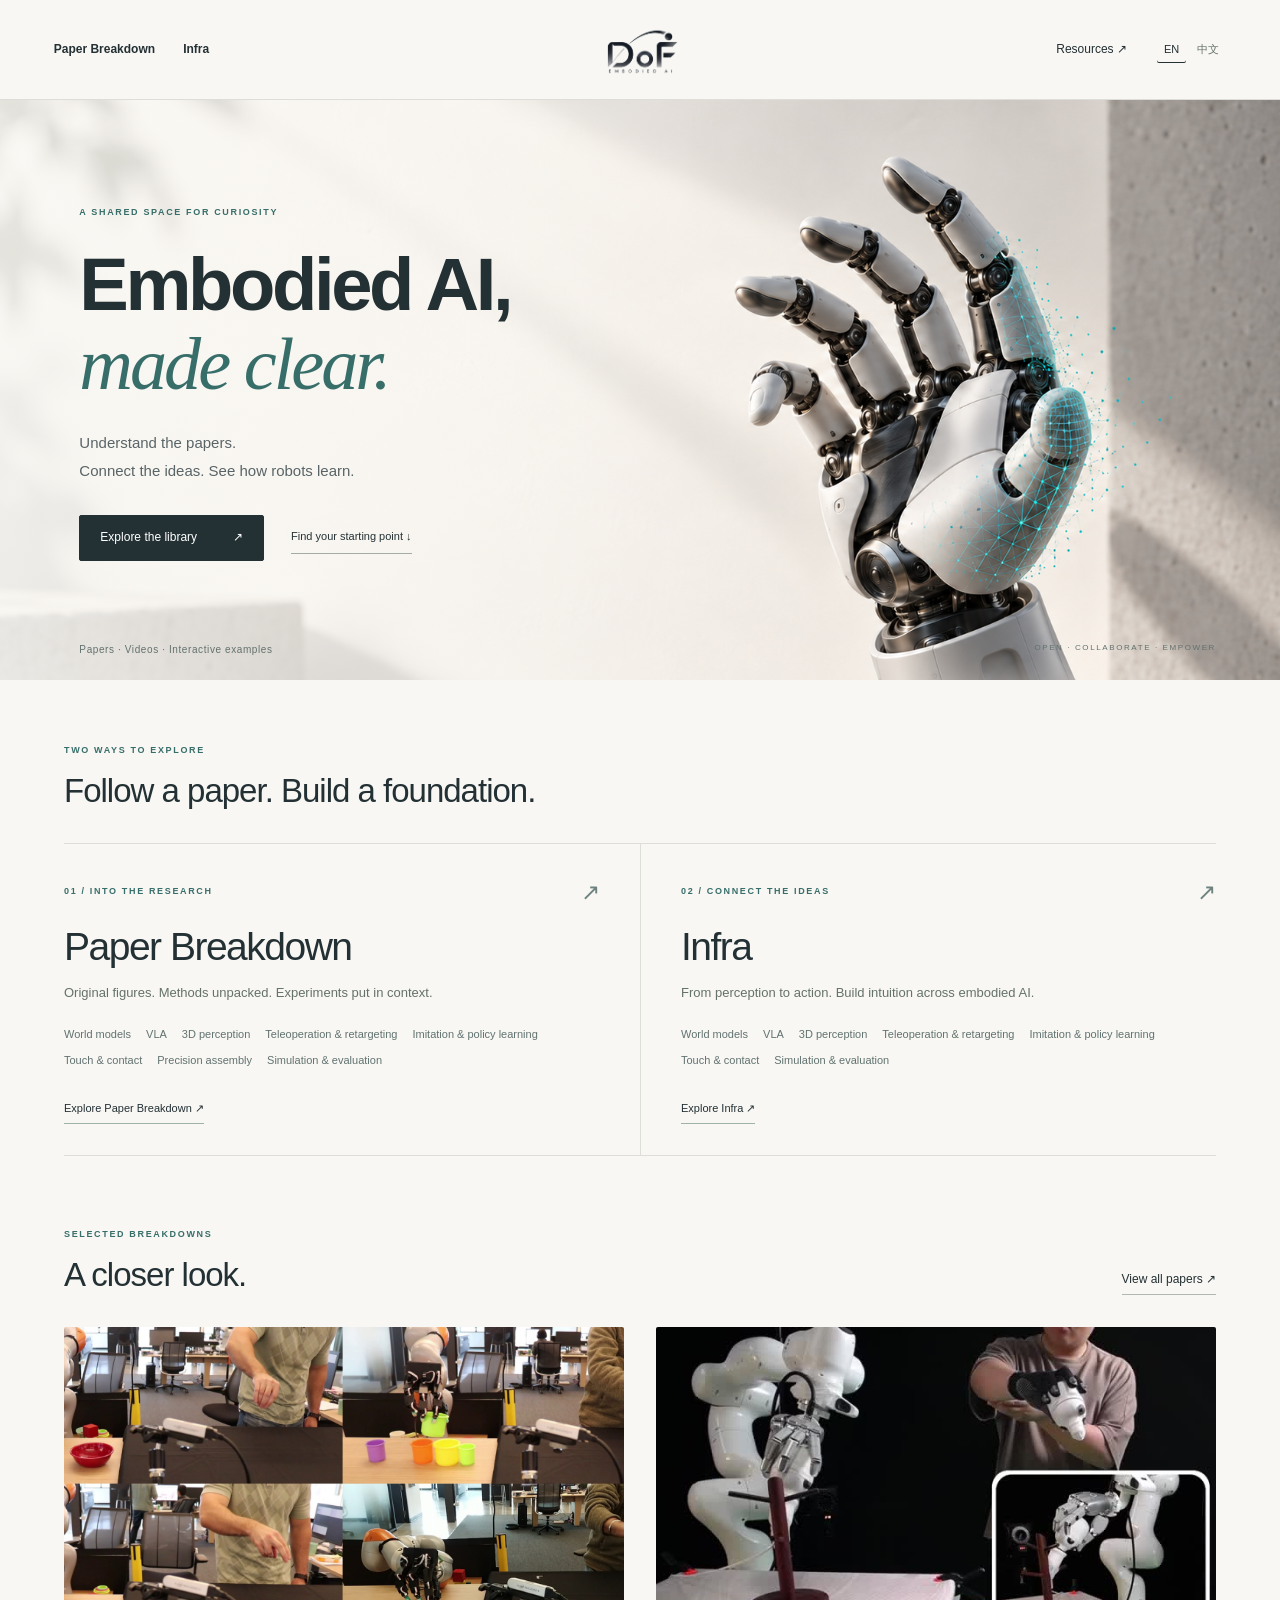
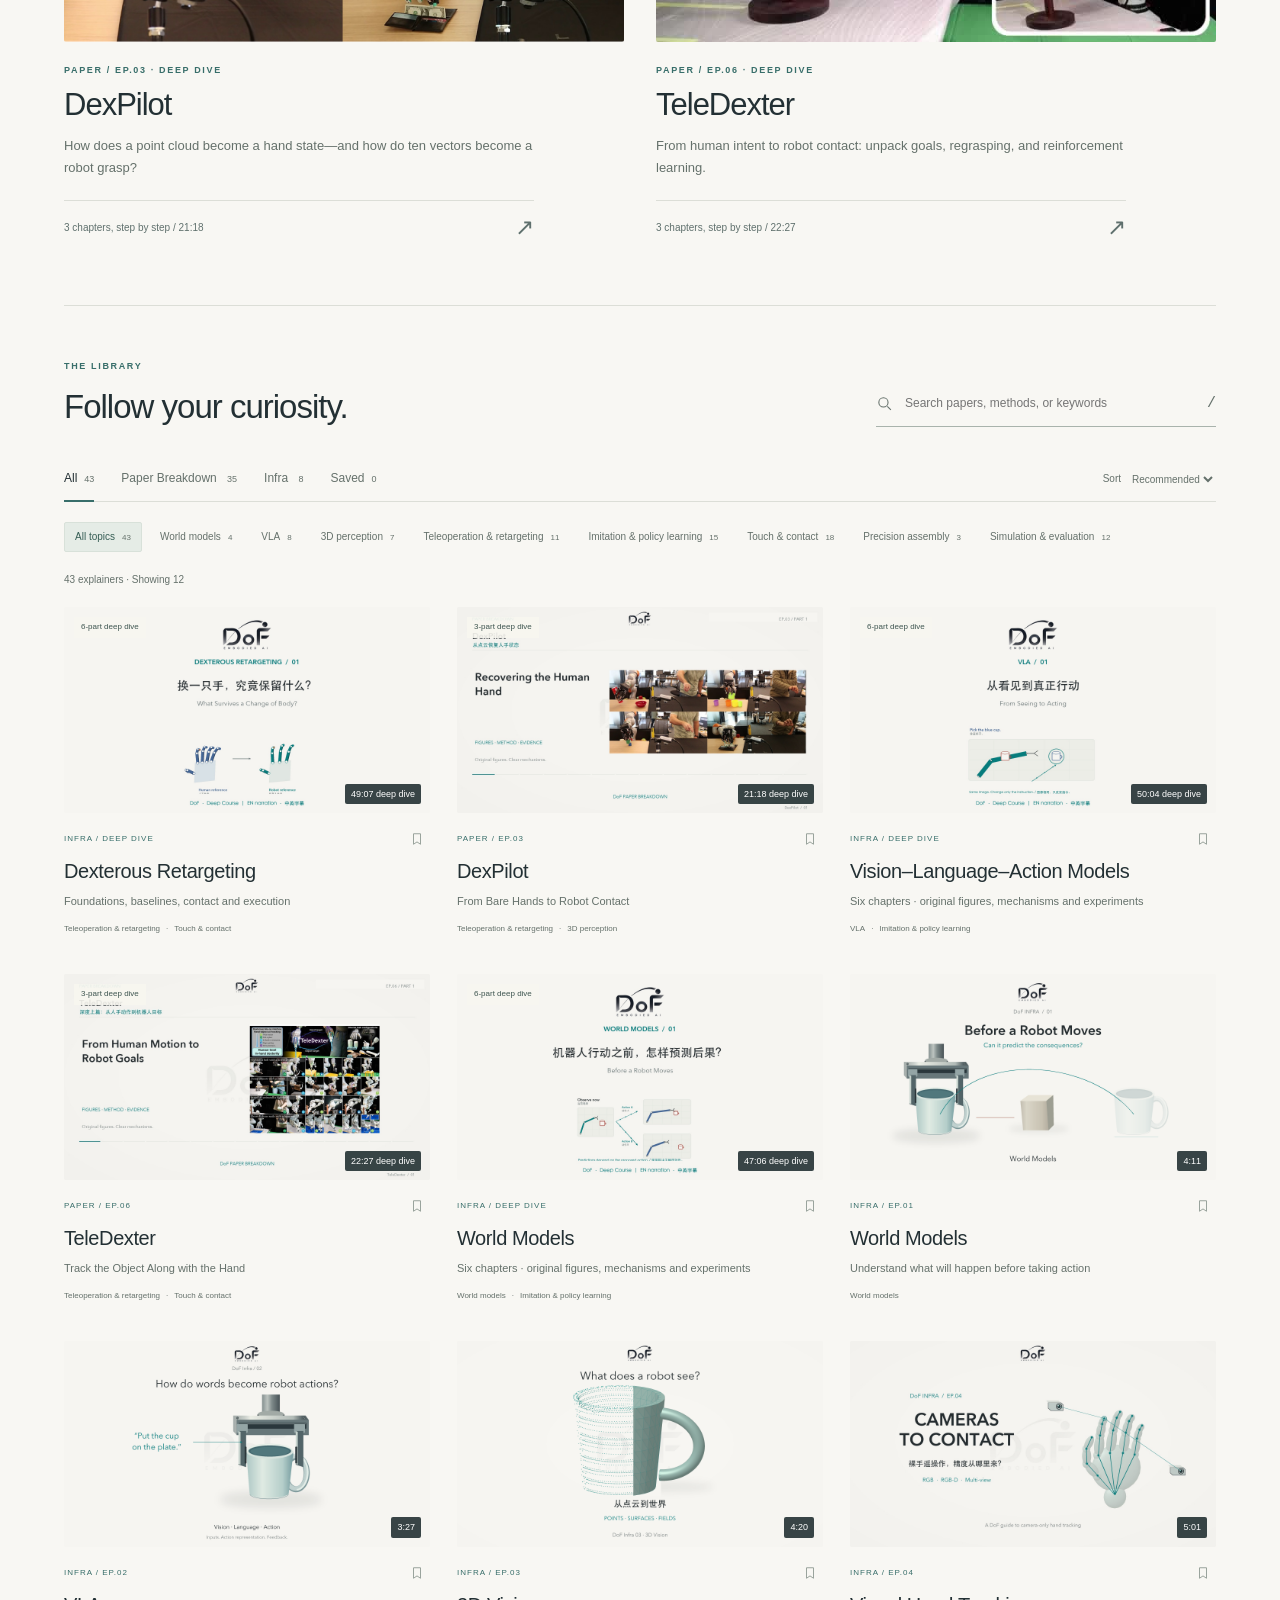
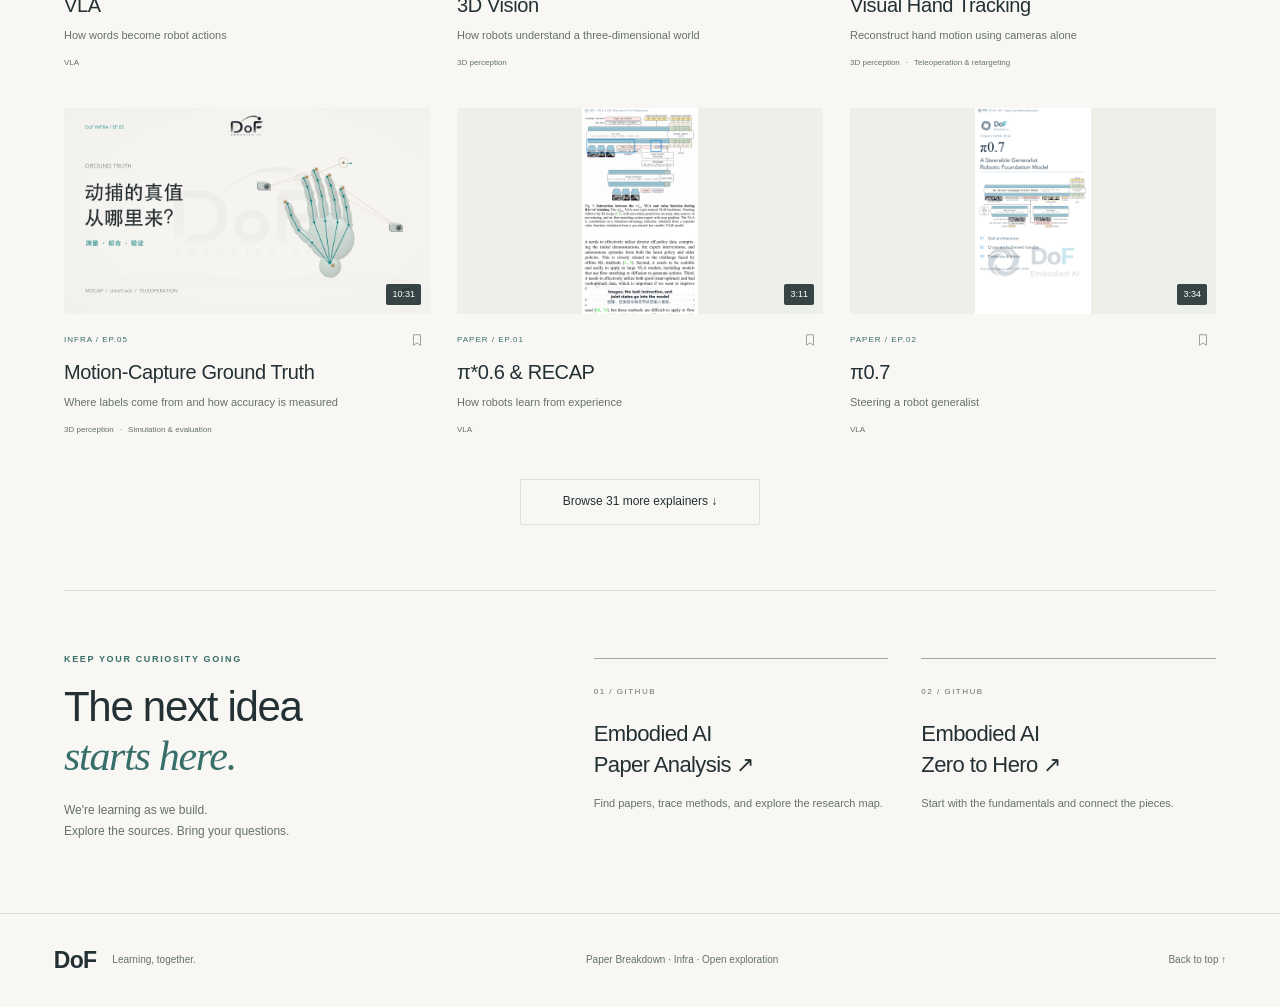
<file: index.html>
<!doctype html>
<html lang="en"><head>
  <meta charset="UTF-8"><meta name="viewport" content="width=device-width,initial-scale=1">
  <meta name="theme-color" content="#f8f7f3"><meta name="description" content="The DoF embodied AI library. Explore Paper Breakdown and Infra by topic, with original figures, real demonstrations, and interactive explanations.">
  <title>DoF — Embodied AI, Understood</title>
  <link rel="icon" href="assets/logo.png"><link rel="stylesheet" href="style.css?v=20261015-2">

  <link rel="canonical" href="https://dld0621.github.io/DoF/">
  <meta property="og:type" content="website">
  <meta property="og:site_name" content="DoF">
  <meta property="og:title" content="DoF — Embodied AI, Understood">
  <meta property="og:description" content="Explore embodied AI through paper breakdowns, visual explanations, and interactive examples. Learn with DoF.">
  <meta property="og:url" content="https://dld0621.github.io/DoF/">
  <meta property="og:image" content="https://dld0621.github.io/DoF/assets/brand-poster.png">
  <meta property="og:locale" content="en_US">
  <meta property="og:locale:alternate" content="zh_CN">
  <meta name="twitter:card" content="summary_large_image">
</head>
<body>
  <a class="skip-link" href="#library" data-i18n="skipLibrary">Skip to the library</a>
  <header class="site-header">
    <nav class="main-nav" aria-label="Main navigation" data-i18n-aria-label="navAria"><a href="#library" data-series="paper" data-i18n="paperLabel">Paper Breakdown</a><a href="#library" data-series="infra" data-i18n="infraLabel">Infra</a></nav>
    <a class="brand" href="#" aria-label="DoF homepage" data-i18n-aria-label="brandAria"><img src="assets/logo.png" alt="DoF Embodied AI" width="116" height="81"></a>
    <div class="header-actions"><a class="header-resource" href="#resources" data-i18n="resourcesNav">Resources ↗</a><div class="language-switch" role="group" aria-label="Language / 语言"><button type="button" data-lang="en" aria-label="Switch to English" aria-pressed="true">EN</button><button type="button" data-lang="zh" aria-label="切换到中文" aria-pressed="false">中文</button></div></div>
  </header>
  <main>
    <section class="hero" aria-labelledby="hero-title">
      <img class="hero-art" src="assets/hero-hand.png" alt="Conceptual robotic hand with a mesh and point-cloud overlay" data-i18n-alt="heroAlt" fetchpriority="high">
      <div class="hero-copy"><div class="eyebrow" data-i18n="heroEyebrow">A SHARED SPACE FOR CURIOSITY</div>
        <h1 id="hero-title" data-i18n="heroTitle">Embodied AI,<br><span>made clear.</span></h1>
        <p data-i18n="heroDescription">Understand the papers.<br>Connect the ideas. See how robots learn.</p>
        <div class="hero-actions"><a class="button primary" href="#library" data-i18n="explore">Explore the library <span>↗</span></a><a class="hero-secondary" href="#collections" data-i18n="findRoute">Find your starting point ↓</a></div>
      </div>
      <div class="hero-foot"><span data-i18n="heroFoot">Papers · Videos · Interactive examples</span><span>OPEN · COLLABORATE · EMPOWER</span></div>
    </section>
    <div class="page-content">
    <section id="continue-section" class="continue-section" hidden><div class="continue-label" data-i18n="continueLabel">Pick up where you left off</div><button id="continue-button" class="continue-button"></button><button id="clear-progress" class="quiet" title="Clear viewing history" data-i18n="clearProgress" data-i18n-title="clearProgressAria">Clear history</button></section>
    <section id="collections" class="collections-section" aria-labelledby="collections-title"><div class="section-heading"><div><div class="eyebrow" data-i18n="collectionEyebrow">TWO WAYS TO EXPLORE</div><h2 id="collections-title" data-i18n="classificationTitle">Follow a paper. Build a foundation.</h2></div></div><div id="collection-grid" class="collection-grid"></div></section>
    <section class="featured-section" aria-labelledby="featured-title"><div class="section-heading"><div><div class="eyebrow" data-i18n="featuredEyebrow">THE EDITOR'S SELECTION</div><h2 id="featured-title" data-i18n="featuredTitle">A closer look.</h2></div><a class="section-link" href="#library" data-series="paper" data-i18n="viewPapers">View all papers ↗</a></div><div id="featured-grid" class="featured-grid"></div></section>
    <section id="library" class="library-section" aria-labelledby="library-title"><div class="section-heading library-heading"><div><div class="eyebrow" data-i18n="libraryEyebrow">THE LIBRARY</div><h2 id="library-title" data-i18n="libraryTitle">Every explainer, in one place.</h2></div><label class="search-box"><svg viewbox="0 0 24 24" aria-hidden="true"><circle cx="10.5" cy="10.5" r="6.5"></circle><path d="m16 16 5 5"></path></svg><input id="search" type="search" placeholder="Search papers, methods, or keywords" aria-label="Search all explainers" data-i18n-placeholder="searchPlaceholder" data-i18n-aria-label="searchAria"><kbd>/</kbd></label></div>
      <div class="library-toolbar"><div class="tabs" role="group" aria-label="Choose a series" data-i18n-aria-label="seriesAria"><button class="tab active" data-filter="all" aria-pressed="true"><span data-i18n="all">All</span><span id="count-all"></span></button><button class="tab" data-filter="paper" aria-pressed="false"><span data-i18n="paperLabel">Paper Breakdown</span> <span id="count-paper"></span></button><button class="tab" data-filter="infra" aria-pressed="false"><span data-i18n="infraLabel">Infra</span> <span id="count-infra"></span></button><button class="tab" data-filter="saved" aria-pressed="false"><span data-i18n="saved">Saved</span><span id="count-saved"></span></button></div><label class="sort-label"><span data-i18n="sort">Sort</span><select id="sort" aria-label="Sort explainers" data-i18n-aria-label="sortAria"><option value="recommended" data-i18n="recommended">Recommended</option><option value="episode" data-i18n="episodeOrder">Episode order</option><option value="duration" data-i18n="durationOrder">Shortest first</option></select></label></div>
      <div id="topic-filters" class="topic-filters" role="group" aria-label="Filter by topic" data-i18n-aria-label="topicsAria"></div><div id="active-route" class="active-route" hidden=""></div>
      <div class="results-line"><span id="result-count" aria-live="polite"></span><button id="reset-filters" class="quiet" hidden="" data-i18n="clearFilters">Clear filters</button></div>
      <div id="library-grid" class="library-grid"></div><div id="empty-state" class="empty-state" hidden=""><span>↗</span><h3 data-i18n="emptyTitle">Try a different keyword.</h3><p data-i18n="emptyDescription">Search for point clouds, touch, VLA, or a paper title.</p><button class="button" id="empty-reset" data-i18n="allExplainers">Browse all explainers</button></div><div class="more-row"><button class="button" id="load-more">Browse more <span>↓</span></button></div>
    </section>
    <section id="resources" class="research-section" aria-labelledby="research-title"><div class="research-intro"><div class="eyebrow" data-i18n="resourcesEyebrow">KEEP YOUR CURIOSITY GOING</div><h2 id="research-title" data-i18n="researchTitle">The next idea<br><em>starts here.</em></h2><p data-i18n="researchDescription">We're learning as we build.<br>Explore the sources. Bring your questions.</p></div><div class="resource-links"><a href="https://github.com/Dld0621/Embodied-AI-Paper-Analysis" target="_blank" rel="noopener"><span class="resource-index">01 / GITHUB</span><h3>Embodied AI<br>Paper Analysis <span>↗</span></h3><p data-i18n="paperResource">Find papers, trace methods, and explore the research map.</p></a><a href="https://github.com/Dld0621/Embodied-AI-Zero-to-Hero" target="_blank" rel="noopener"><span class="resource-index">02 / GITHUB</span><h3>Embodied AI<br>Zero to Hero <span>↗</span></h3><p data-i18n="introResource">Start with the fundamentals and connect the pieces.</p></a></div></section>
    </div>
  </main>
  <footer class="site-footer"><a class="footer-brand" href="#">DoF <span data-i18n="footerTagline">Learning, together.</span></a><span data-i18n="footerNote">Paper Breakdown · Infra · Open exploration</span><a href="#" data-i18n="backTop">Back to top ↑</a></footer>
  <dialog id="watch-dialog" aria-labelledby="watch-title"><div class="watch-header"><div><div class="eyebrow" id="watch-kicker"></div><h2 id="watch-title"></h2></div><div class="watch-tools"><div class="language-switch" role="group" aria-label="Language / 语言"><button type="button" data-lang="zh" aria-label="切换到中文" aria-pressed="false">中文</button><button type="button" data-lang="en" aria-label="Switch to English" aria-pressed="true">EN</button></div><button id="close-watch" class="icon-button" aria-label="Close player" data-i18n-aria-label="closeAria">✕</button></div></div><div class="watch-layout"><div class="watch-main"><video id="player" controls="" playsinline="" preload="metadata"></video><p id="video-error" class="video-error" hidden="" data-i18n="videoError">This video is temporarily unavailable. Check your connection and try again.</p><div class="watch-meta"><h3 id="variant-title"></h3><button id="watch-save" class="save-button"></button></div><p id="watch-description"></p><div id="watch-resources" class="resources"></div><details class="chapters-details" id="chapters-details"><summary><span data-i18n="chapterNavigation">Chapters</span><span id="chapter-count"></span></summary><div id="chapters" class="chapter-list"></div></details></div><aside class="watch-aside"><div class="eyebrow">IN THIS EXPLAINER</div><h3 data-i18n="chooseContent">Choose a version</h3><div id="variant-list" class="variant-list"></div><div class="watch-aside-note" data-i18n="watchNote">Start with the overview.<br/>Follow the deep dive into the details.</div></aside></div></dialog>
  <div id="toast" class="toast" role="status" hidden=""></div>
  <noscript><p class="noscript">Enable JavaScript to switch languages and use the player. / 请启用 JavaScript 以切换语言和使用播放器。</p></noscript>
  <script src="catalog.js?v=20261015-2"></script><script src="locale.js?v=20261015-2"></script><script src="app.js?v=20261015-2"></script>

</body></html>
</file>
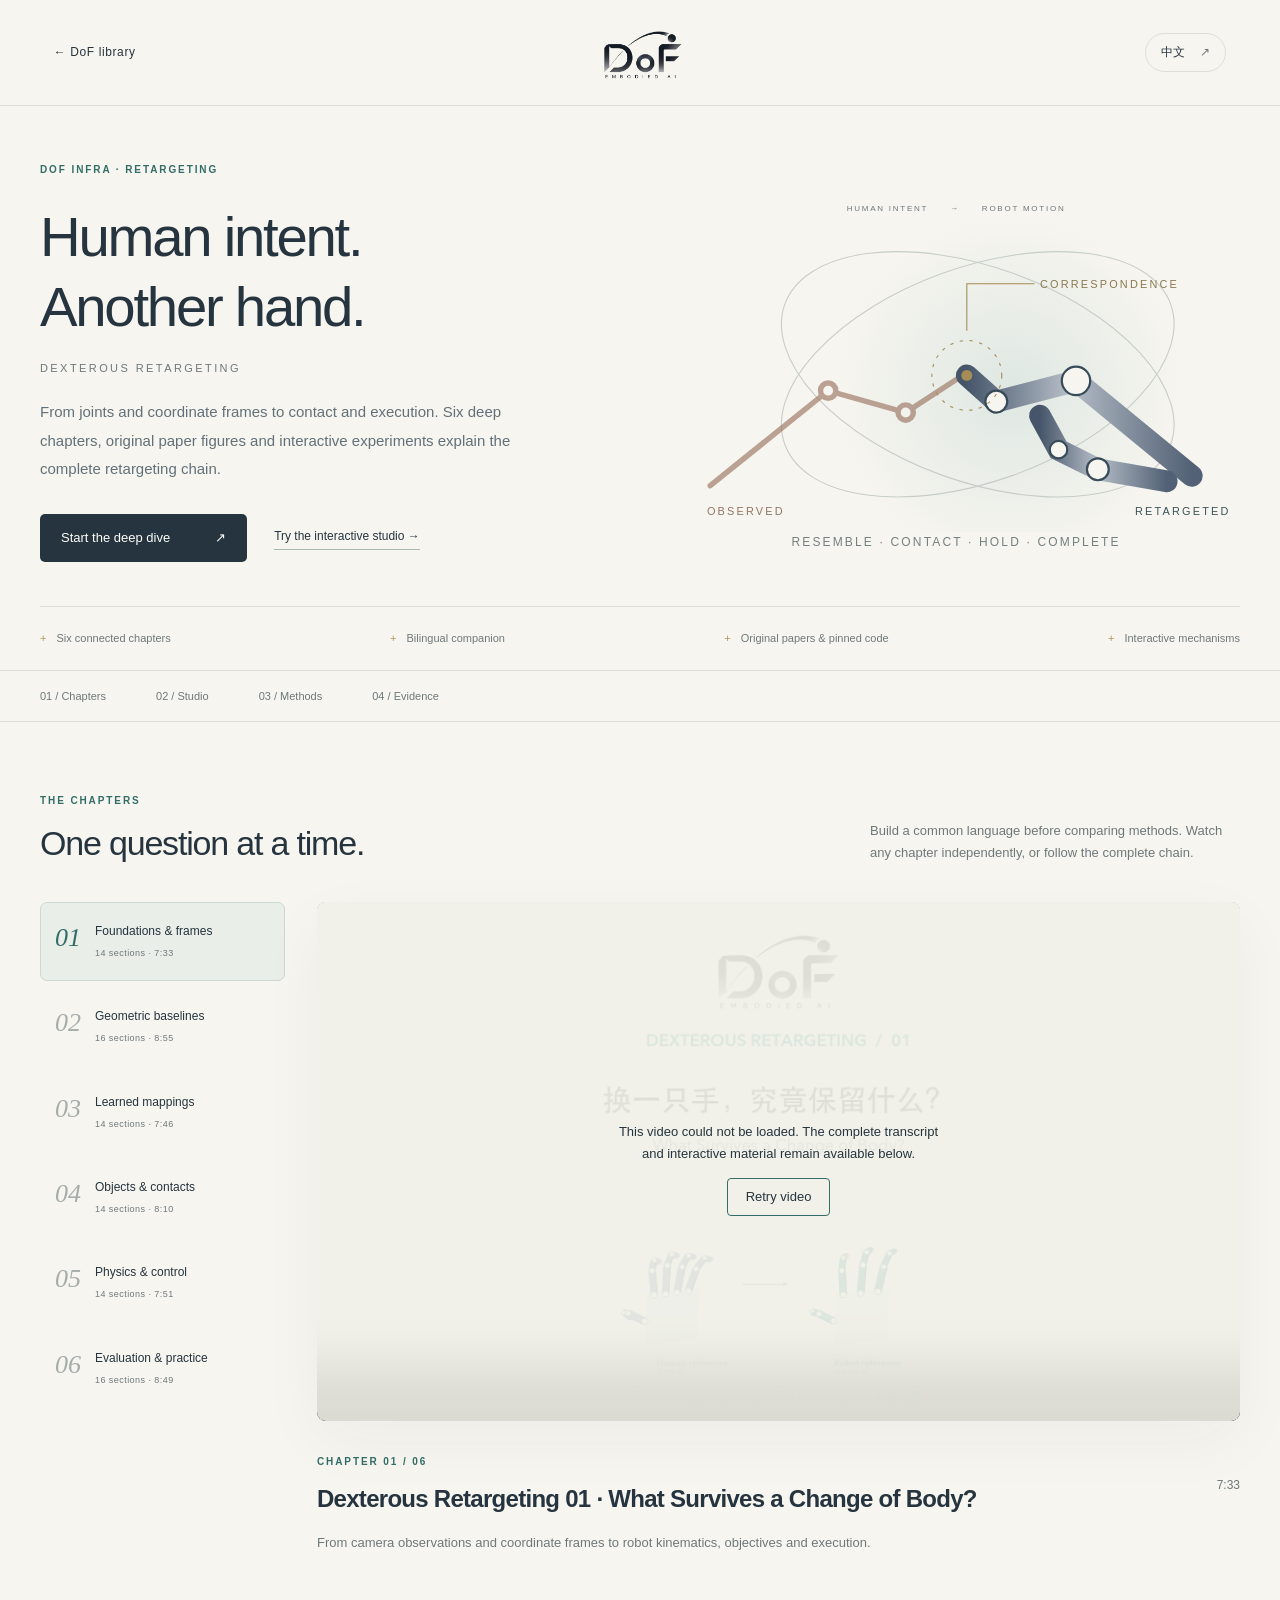
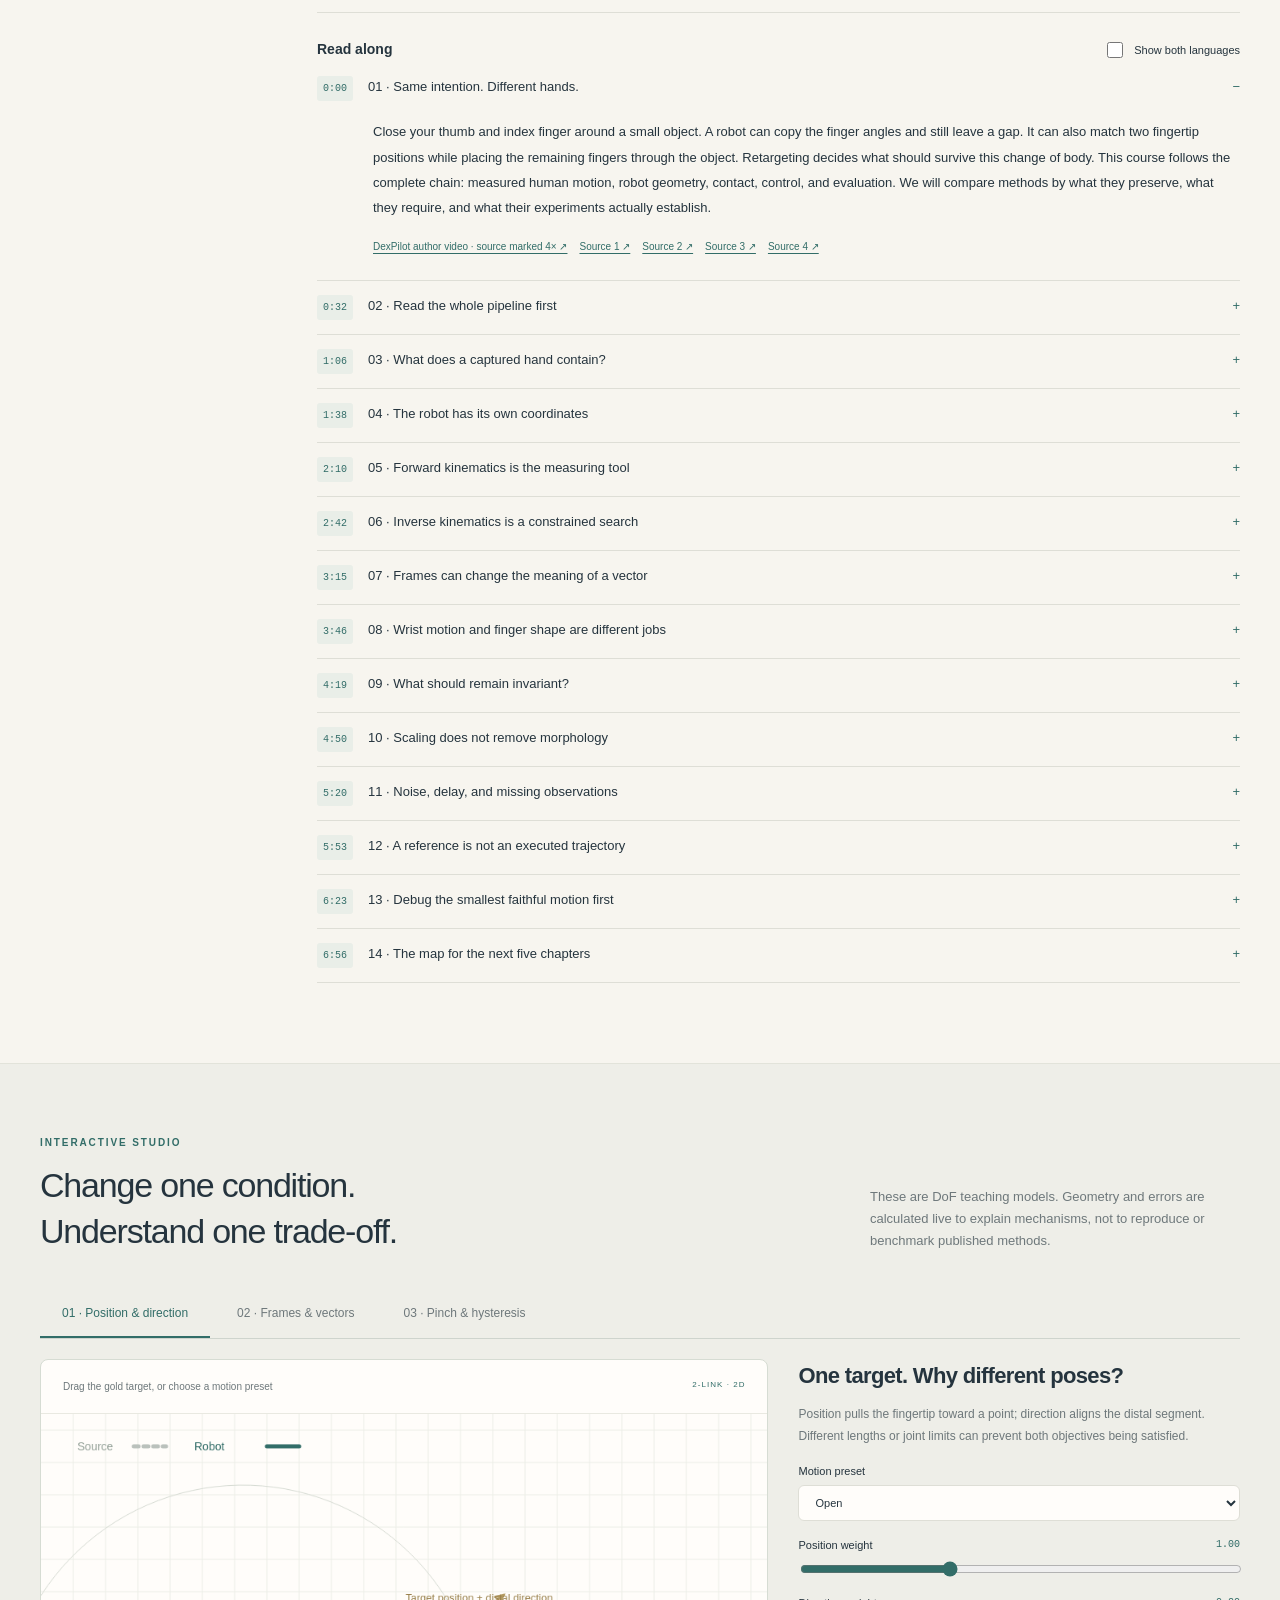
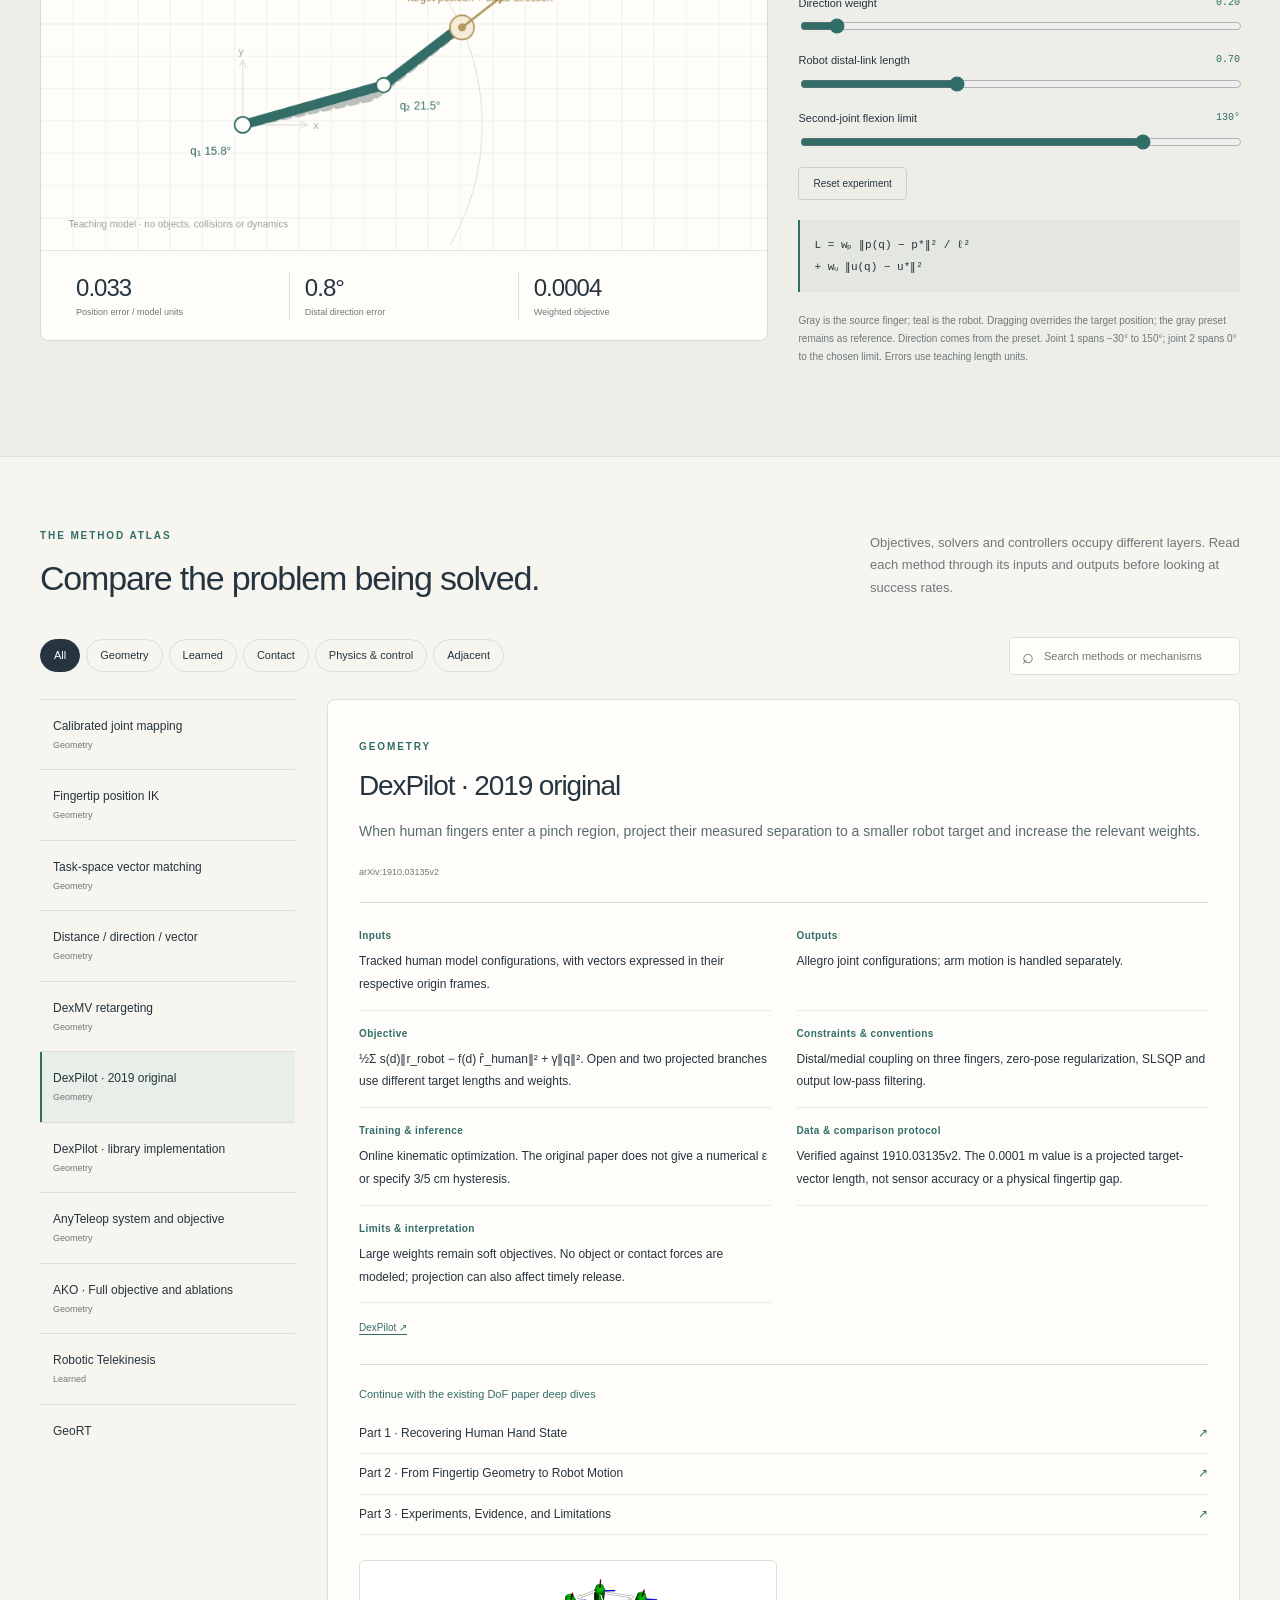
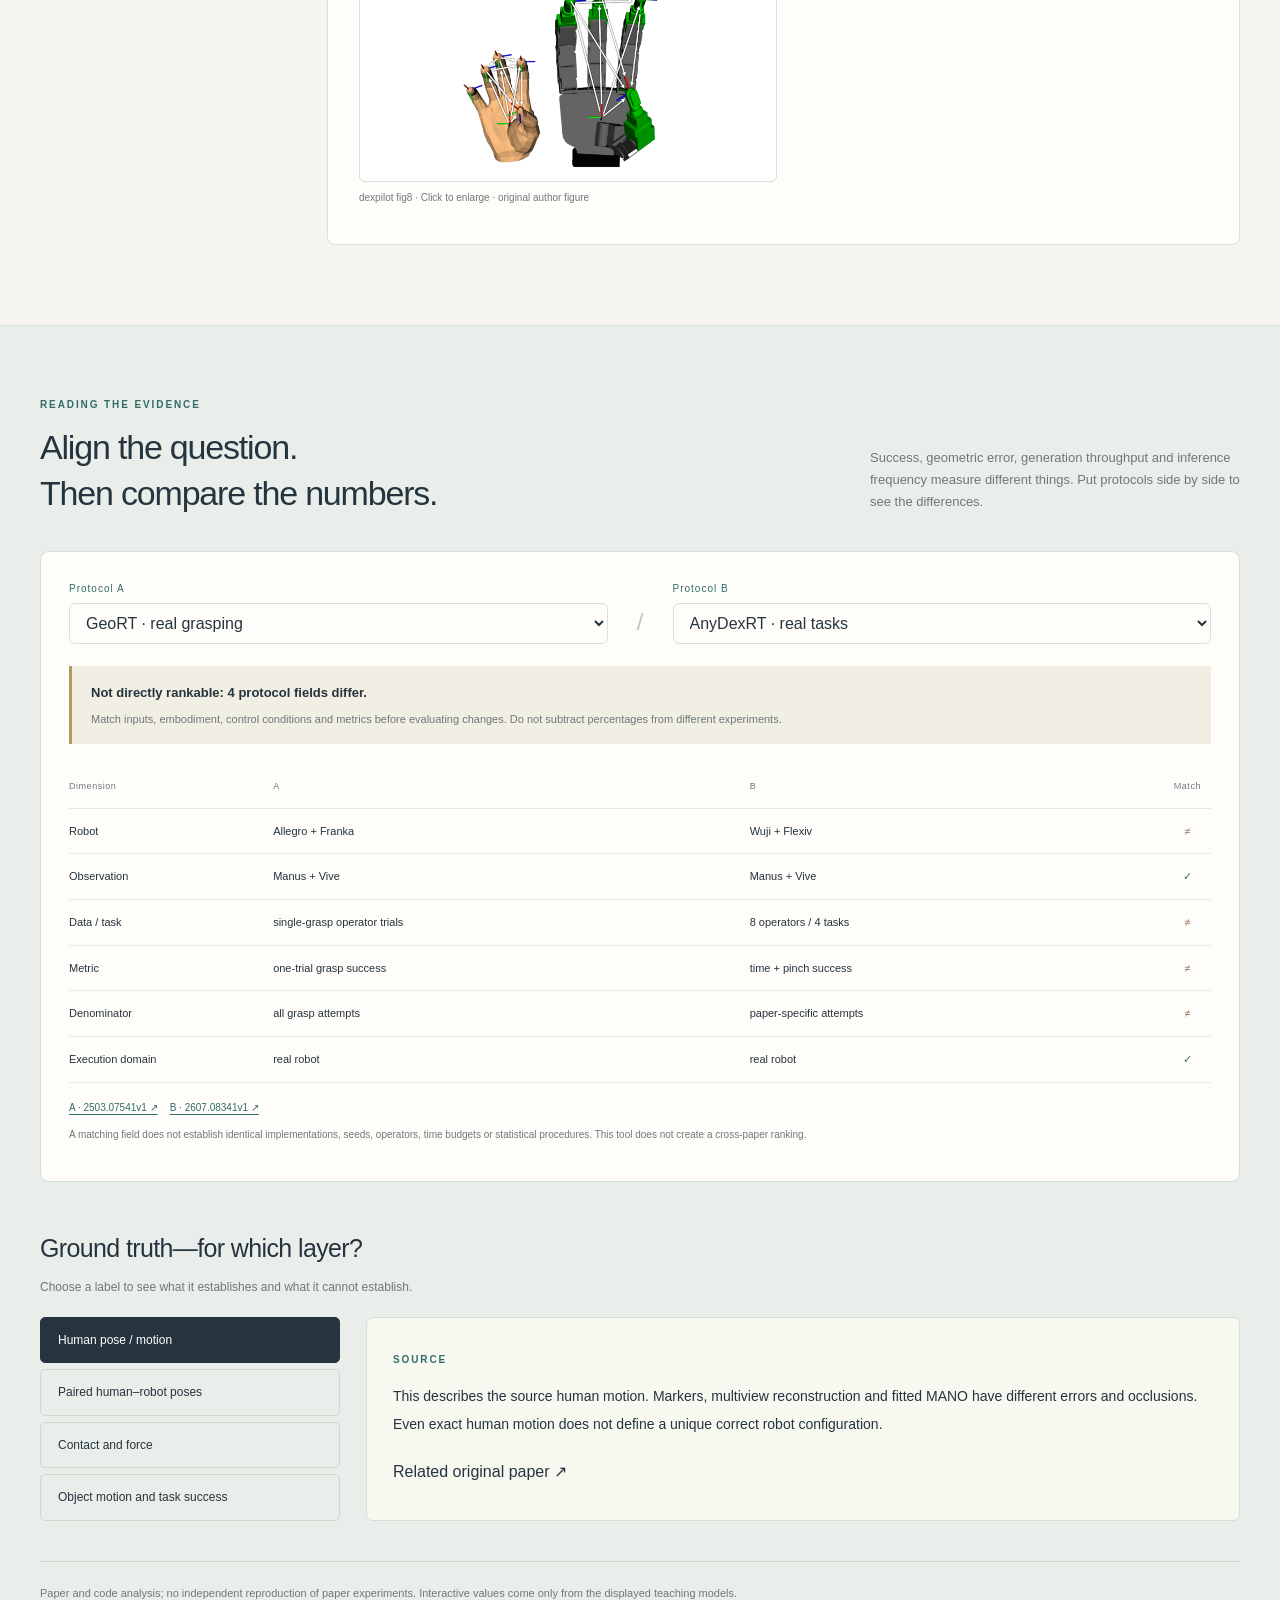
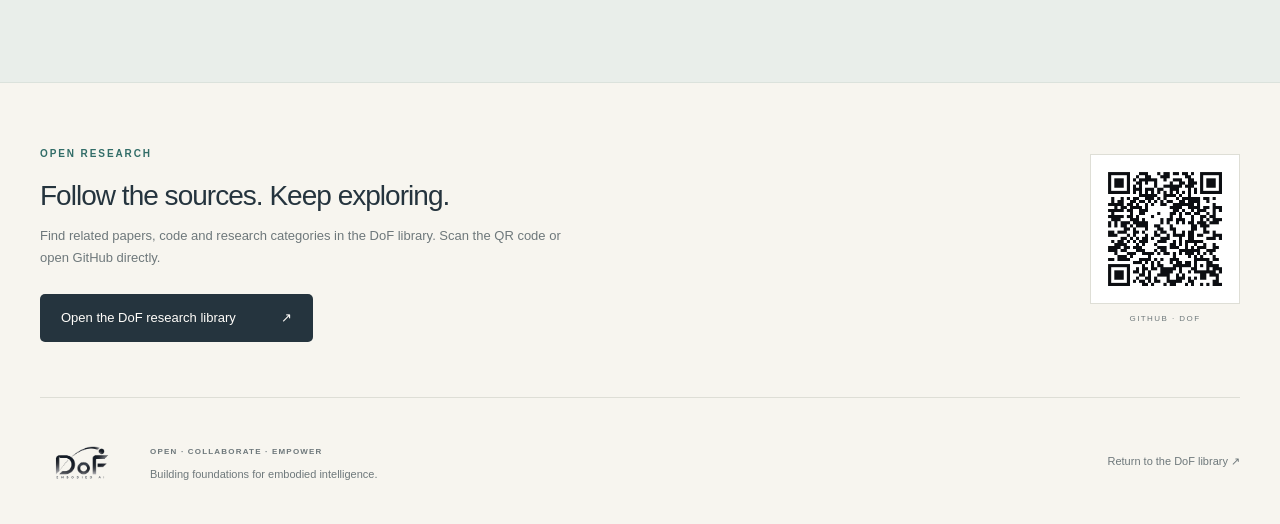
<file: retargeting/index.html>
<!doctype html><html lang="en"><head><meta charset="utf-8"><meta name="viewport" content="width=device-width, initial-scale=1"><meta name="theme-color" content="#f7f5ef"><meta name="description" content="DoF Infra: dexterous retargeting in six chapters, with original paper figures, baseline comparisons and interactive kinematics. Available in English and Chinese."><title>DoF Infra · Dexterous Retargeting</title><link rel="stylesheet" href="style.css"></head><body>
<a class="skip" href="#course">Skip to chapters</a><header><a class="home-link" href="/DoF/" aria-label="DoF homepage">← <span data-i="home">DoF 主页</span></a><a class="brand" href="#top" aria-label="DoF Embodied AI"><img src="assets/logo.webp" alt="DoF Embodied AI"></a><button id="lang" class="language" aria-label="Switch language">EN <span>↗</span></button></header>
<main id="top"><section class="hero wrap"><div class="eyebrow">DOF INFRA · RETARGETING</div><div class="hero-grid"><div><h1 data-i="heroTitle">把人的意图，<br>交给另一只手。</h1><p class="hero-en">DEXTEROUS RETARGETING</p><p class="hero-description" data-i="heroDesc">从关节和坐标，到接触与执行。用六章深度讲解、原论文图和可操作的实验，读懂灵巧手重定向的完整链路。</p><div class="hero-actions"><a class="primary" href="#course" data-i="start">开始深度解析 <span>↗</span></a><a class="text-link" href="#studio" data-i="tryLab">先动手理解 →</a></div></div><div class="hero-art" aria-hidden="true"><div class="art-label">HUMAN INTENT <span>→</span> ROBOT MOTION</div><svg viewBox="0 0 520 290"><defs><linearGradient id="bone" x1="0" x2="1"><stop stop-color="#46556a"/><stop offset=".45" stop-color="#b5bdc7"/><stop offset="1" stop-color="#526175"/></linearGradient><radialGradient id="glow"><stop stop-color="#d8e4df" stop-opacity=".8"/><stop offset="1" stop-color="#d8e4df" stop-opacity="0"/></radialGradient></defs><circle cx="310" cy="160" r="160" fill="url(#glow)"/><g class="orbit" fill="none" stroke="#c7cdc9" stroke-width="1"><ellipse cx="280" cy="145" rx="188" ry="98" transform="rotate(-20 280 145)"/><ellipse cx="280" cy="145" rx="188" ry="98" transform="rotate(20 280 145)"/></g><g stroke="#9c7562" stroke-width="5" fill="none" stroke-linecap="round" opacity=".65"><path d="M35 247L143 160L214 180L266 146"/><circle cx="143" cy="160" r="7" fill="#f7f5ef"/><circle cx="214" cy="180" r="7" fill="#f7f5ef"/></g><g stroke="url(#bone)" stroke-width="20" fill="none" stroke-linecap="round"><path d="M476 238L370 151L297 170L270 146"/><path d="M453 243L390 232L354 214L337 183"/></g><g fill="#f7f5ef" stroke="#374b58" stroke-width="2"><circle cx="370" cy="151" r="13"/><circle cx="297" cy="170" r="10"/><circle cx="390" cy="232" r="10"/><circle cx="354" cy="214" r="8"/></g><circle cx="270" cy="146" r="32" fill="none" stroke="#a58d56" stroke-dasharray="3 6"/><circle cx="270" cy="146" r="5" fill="#a58d56"/><path d="M270 105V62H332" stroke="#a58d56" fill="none"/><text x="337" y="66" font-size="10" fill="#8a7951" letter-spacing="2">CORRESPONDENCE</text><text x="32" y="274" font-size="10" fill="#927463" letter-spacing="2">OBSERVED</text><text x="424" y="274" font-size="10" fill="#3c535a" letter-spacing="2">RETARGETED</text></svg><div class="art-caption" data-i="artCaption">像 · 碰对 · 拿稳 · 完成任务</div></div></div><div class="hero-meta"><span data-i="sixChapters">六章深度解析</span><span data-i="bilingual">中英双语伴读</span><span data-i="papers">原论文与固定代码版本</span><span data-i="interactive">交互机制实验</span></div></section>
<nav class="page-nav" aria-label="Sections"><div class="wrap"><a href="#course" data-i="navCourse">01 / 章节</a><a href="#studio" data-i="navLab">02 / 实验室</a><a href="#atlas" data-i="navAtlas">03 / 方法图谱</a><a href="#evidence" data-i="navEvidence">04 / 证据与评测</a></div></nav>
<section id="course" class="section wrap"><div class="section-head"><div><div class="eyebrow">THE CHAPTERS</div><h2 data-i="courseTitle">按问题逐层拆开。</h2></div><p data-i="courseIntro">先建立共同语言，再读方法。每一章都可以独立观看，也能沿完整链路继续深入。</p></div><div class="watch-layout"><aside class="chapter-nav" id="chapterNav" aria-label="Infra chapters"></aside><div class="watch-main"><div class="video-shell"><video id="video" controls playsinline preload="metadata" poster="assets/course-poster.svg"></video><div class="video-fallback" id="videoFallback" hidden><p data-i="videoUnavailable">当前视频暂时无法载入。可以继续阅读下方完整讲稿和互动内容。</p><button id="retryVideo" data-i="retry">重试播放</button></div></div><div class="watch-heading"><div><span class="eyebrow" id="chapterNumber"></span><h3 id="chapterTitle"></h3></div><span class="duration" id="duration"></span></div><p id="chapterSummary" class="muted"></p><div id="progress" class="progress-note"></div><div class="reading-toolbar"><h4 data-i="transcript">逐段伴读</h4><label class="check"><input id="bothLang" type="checkbox"><span data-i="bothLanguages">同时显示中英文</span></label></div><div id="transcript"></div></div></div></section>
<section id="studio" class="section studio-section"><div class="wrap"><div class="section-head"><div><div class="eyebrow">INTERACTIVE STUDIO</div><h2 data-i="labTitle">改变一个条件，<br>看懂一个取舍。</h2></div><p data-i="labIntro">这些是 DoF 教学模型。画面与误差实时计算，用来解释机制，不是原方法复现或性能测评。</p></div><div class="lab-tabs" role="tablist"><button role="tab" aria-selected="true" data-lab="ik" data-i="ikTab">01 · 位置与方向</button><button role="tab" aria-selected="false" data-lab="frames" data-i="frameTab">02 · 坐标与向量</button><button role="tab" aria-selected="false" data-lab="pinch" data-i="pinchTab">03 · 捏合与滞回</button></div>
<div id="lab-ik" class="lab-panel"><div class="lab-canvas"><div class="canvas-top"><span data-i="ikHint">拖动金色目标点，或选择一个动作</span><span class="badge">2-LINK · 2D</span></div><canvas id="ikCanvas" width="900" height="540" aria-label="Interactive two-link inverse kinematics" tabindex="0"></canvas><div class="metrics" id="ikMetrics" aria-live="polite"></div></div><div class="lab-controls"><h3 data-i="ikQuestion">同一目标，为什么手形会变？</h3><p data-i="ikExplanation">位置希望指尖到达目标点，方向希望末段朝向一致。当指长或关节范围不匹配，两者可能无法同时满足。</p><label><span data-i="motion">动作预设</span><select id="ikPreset"><option value="open" data-i="openPose">展开</option><option value="pinch" data-i="pinchPose">捏合</option><option value="wrap" data-i="wrapPose">包握</option></select></label><label><span data-i="positionWeight">位置权重</span><output id="posOut">1.00</output><input id="posWeight" type="range" min="0" max="3" step=".05" value="1"></label><label><span data-i="directionWeight">方向权重</span><output id="dirOut">0.20</output><input id="dirWeight" type="range" min="0" max="3" step=".05" value=".2"></label><label><span data-i="fingerLength">机器人末段长度</span><output id="lengthOut">0.70</output><input id="fingerLength" type="range" min=".35" max="1.35" step=".01" value=".7"></label><label><span data-i="jointLimit">第二关节屈曲上限</span><output id="limitOut">130°</output><input id="jointLimit" type="range" min="20" max="160" step="1" value="130"></label><button id="resetIK" class="outline" data-i="reset">恢复初始设置</button><div class="equation">L = wₚ ‖p(q) − p*‖² / ℓ²<br> + wᵤ ‖u(q) − u*‖²</div><p class="tiny" data-i="ikFootnote">灰线是源手；青线是机器人。拖动单独修改目标位置，灰色预设保持作参考；方向由预设定义。关节 1 范围 −30°～150°，关节 2 范围 0°～所选上限。误差单位为教学长度单位。</p></div></div>
<div id="lab-frames" class="lab-panel" hidden><div class="lab-canvas"><div class="canvas-top"><span data-i="frameHint">改变公共平移与旋转，观察向量和距离</span><span class="badge">p′ = Rp + t</span></div><canvas id="frameCanvas" width="900" height="540"></canvas><div class="metrics" id="frameMetrics" aria-live="polite"></div></div><div class="lab-controls"><h3 data-i="frameQuestion">相对向量，还需要标定吗？</h3><p data-i="frameExplanation">两点相减会抵消公共平移，但旋转仍然存在。距离同时丢掉朝向，所以仅匹配距离无法确定掌面朝向。</p><label><span data-i="translation">公共平移</span><output id="translationOut">0.0</output><input id="translation" type="range" min="-1.2" max="1.2" step=".05" value="0"></label><label><span data-i="rotation">公共旋转</span><output id="rotationOut">0°</output><input id="rotation" type="range" min="-180" max="180" step="1" value="0"></label><label class="check"><input id="alignAxes" type="checkbox"><span data-i="applyAlignment">应用逆旋转对齐</span></label><div class="equation">(Rb + t) − (Ra + t) = R(b − a)<br>‖R(b − a)‖ = ‖b − a‖</div><p class="tiny" data-i="frameFootnote">二维刚体变换示意。这里只展示统一旋转和平移；真实系统还需处理单位、左右手、轴方向和尺度。</p></div></div>
<div id="lab-pinch" class="lab-panel" hidden><div class="lab-canvas"><div class="canvas-top"><span data-i="pinchHint">先把距离拉到 3 cm 以下，再移回 3–5 cm</span><span class="badge">STATE MATTERS</span></div><canvas id="pinchCanvas" width="900" height="540"></canvas><div class="metrics" id="pinchMetrics" aria-live="polite"></div></div><div class="lab-controls"><h3 data-i="pinchQuestion">同样 4 cm，为什么结果不同？</h3><p data-i="pinchExplanation">有滞回的投影保留上一状态：低于 3 cm 进入，高于 5 cm 退出。中间区域的行为取决于刚才是张开还是捏合。</p><label><span data-i="humanDistance">人手目标点间距</span><output id="pinchOut">6.00 cm</output><input id="pinchDistance" type="range" min=".5" max="8" step=".05" value="6"></label><button id="resetPinch" class="outline" data-i="resetPinch">重置为非投影状态</button><div class="equation">d &lt; 3 cm → projected<br>d &gt; 5 cm → released<br>3–5 cm → keep previous state</div><p class="tiny" data-i="pinchFootnote">此处只演示 dex-retargeting 默认主投影分支与状态机，普通分支尺度设为 1。不是 2019 DexPilot 原文的完整模型。0.01 cm 为目标向量长度，不是指腹间隙、精度或抓力。</p><a target="_blank" rel="noopener" href="https://github.com/dexsuite/dex-retargeting/blob/3f56141bc8bd2760d5e452e382937269554ebb21/src/dex_retargeting/optimizer.py" class="text-link" data-i="sourceCode">查看固定版本源码 ↗</a></div></div></div></section>
<section id="atlas" class="section wrap"><div class="section-head"><div><div class="eyebrow">THE METHOD ATLAS</div><h2 data-i="atlasTitle">比较它们在解决什么。</h2></div><p data-i="atlasIntro">目标、求解器、控制器不是同一层。按输入和输出读方法，比按一个成功率排列更有用。</p></div><div class="atlas-tools"><div id="filters" class="filter-row"></div><label class="search"><span aria-hidden="true">⌕</span><input id="methodSearch" type="search" placeholder="搜索方法、目标或限制" aria-label="Search methods"></label></div><div class="atlas-layout"><div id="methodList" class="method-list"></div><article id="methodDetail" class="method-detail"></article></div></section>
<section id="evidence" class="section evidence-section"><div class="wrap"><div class="section-head"><div><div class="eyebrow">READING THE EVIDENCE</div><h2 data-i="evidenceTitle">先对齐问题，<br>再比较数字。</h2></div><p data-i="evidenceIntro">成功率、几何误差、生成吞吐和推理频率，描述的是不同事。把实验协议并排放，差异就会显现。</p></div><div class="protocol-box"><div class="compare-controls"><label><span data-i="protocolA">协议 A</span><select id="protocolA"></select></label><span class="versus">/</span><label><span data-i="protocolB">协议 B</span><select id="protocolB"></select></label></div><div id="compareResult" aria-live="polite"></div><div class="table-scroll"><table><thead><tr><th data-i="dimension">比较维度</th><th>A</th><th>B</th><th data-i="match">匹配</th></tr></thead><tbody id="compareRows"></tbody></table></div><div id="compareSources" class="source-links"></div><p class="tiny" data-i="protocolFootnote">“匹配”只是协议字段一致，不保证实现、随机种子、操作者、时间预算和统计方法完全相同。这里不生成跨论文排行榜。</p></div><div class="gt-heading"><h3 data-i="gtTitle">GT 到底是哪一层的正确答案？</h3><p data-i="gtIntro">选一个标签，看看它能证明什么、还不能证明什么。</p></div><div class="gt-layout"><div id="gtTabs" class="gt-tabs"></div><div id="gtDetail" class="gt-detail"></div></div><div class="evidence-note" id="evidenceNote"></div></div></section>
<section class="research-link wrap"><div><span class="eyebrow">OPEN RESEARCH</span><h3 data-i="researchTitle">沿着原始来源，继续研究。</h3><p data-i="researchDesc">从 DoF 调研库查找相关论文、代码与方向分类。扫描二维码，或直接打开 GitHub。</p><a class="primary" href="https://github.com/Dld0621/Embodied-AI-Paper-Analysis" target="_blank" rel="noopener" data-i="githubAction">打开 DoF 调研库 <span>↗</span></a></div><a class="qr-link" href="https://github.com/Dld0621/Embodied-AI-Paper-Analysis" target="_blank" rel="noopener" aria-label="DoF GitHub research library"><img src="assets/qr.webp" alt="DoF GitHub research library QR code" loading="lazy"><span>GITHUB · DOF</span></a></section><footer class="wrap"><img src="assets/logo.webp" alt="DoF" loading="lazy"><div><strong>OPEN · COLLABORATE · EMPOWER</strong><p data-i="footerText">建立具身智能的认知基础。</p></div><a href="/DoF/" data-i="backLibrary">回到 DoF 内容库 ↗</a></footer></main>
<dialog id="figureDialog"><button id="closeFigure" aria-label="Close figure">×</button><img id="largeFigure" alt=""><p id="largeCaption"></p><a id="figureSource" target="_blank" rel="noopener" data-i="originalSource">原始来源 ↗</a></dialog><script src="app.js?v=20261015-1"></script></body></html>
</file>
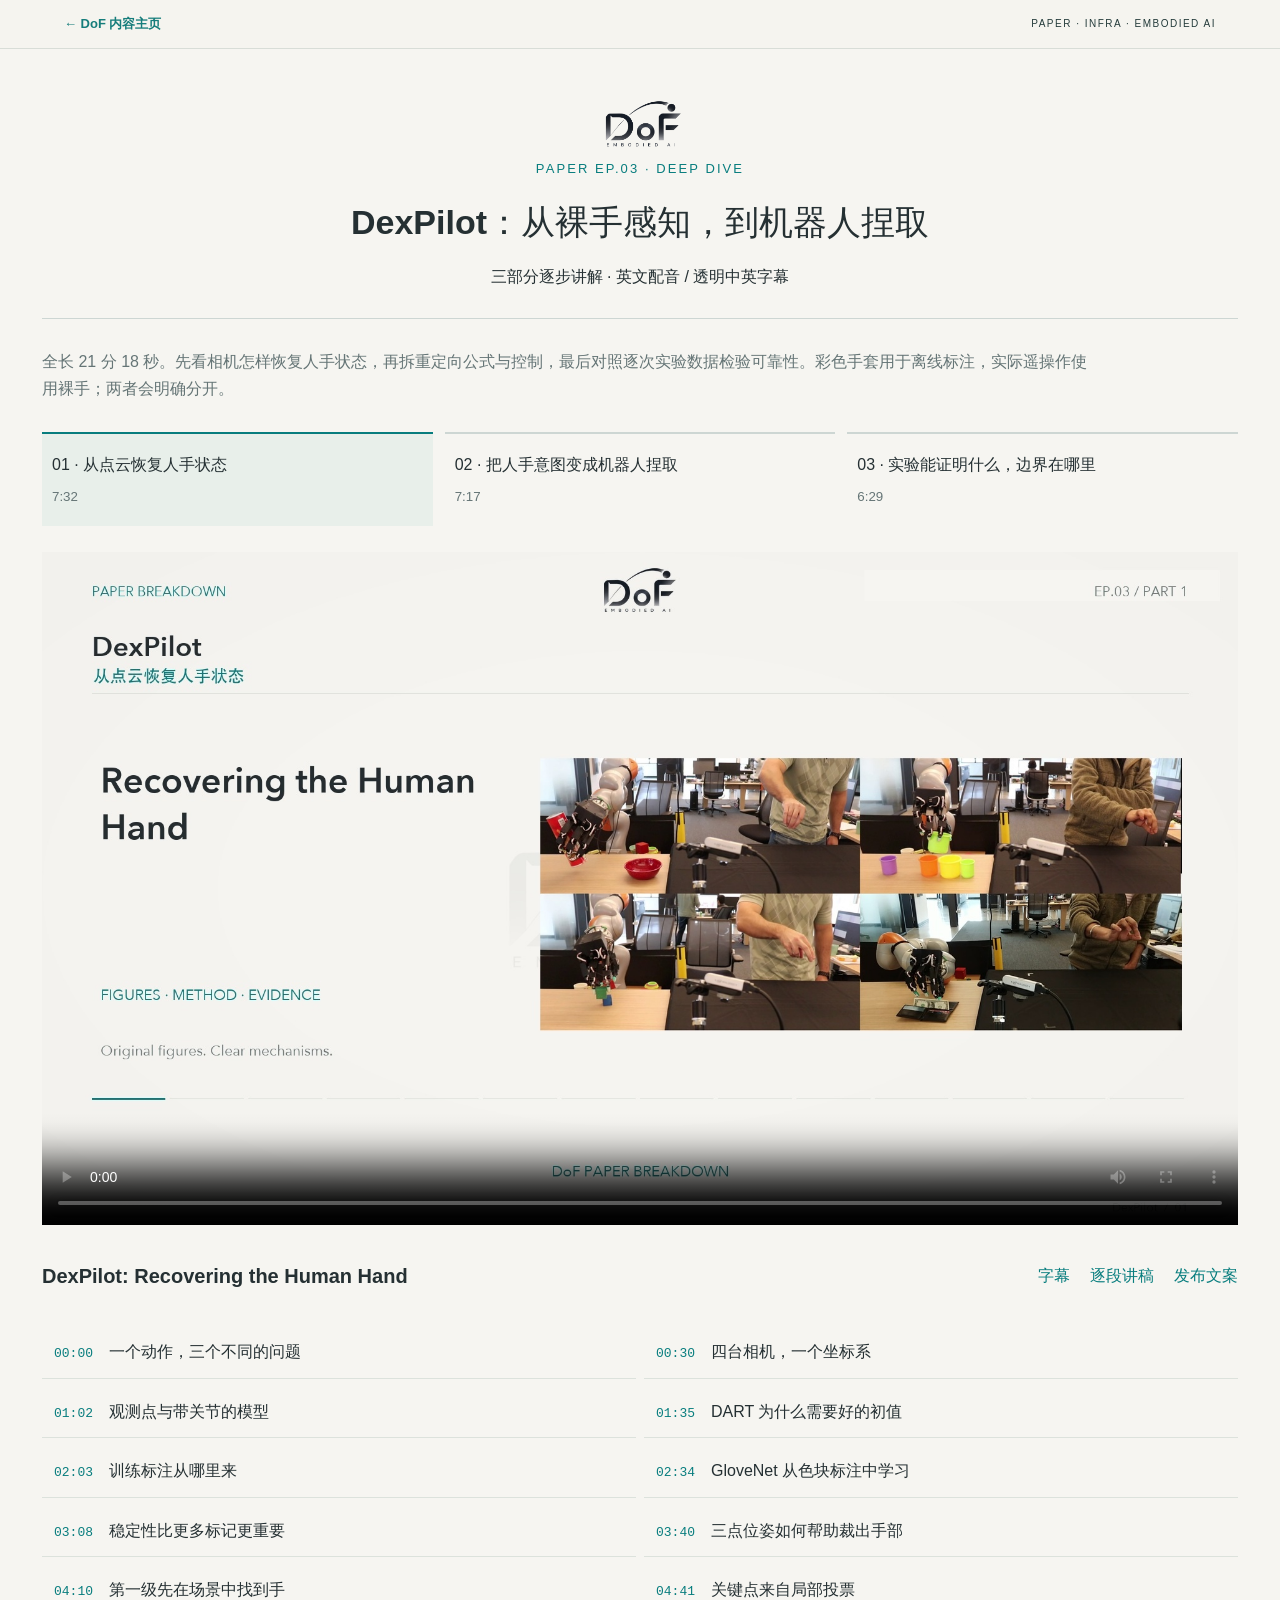
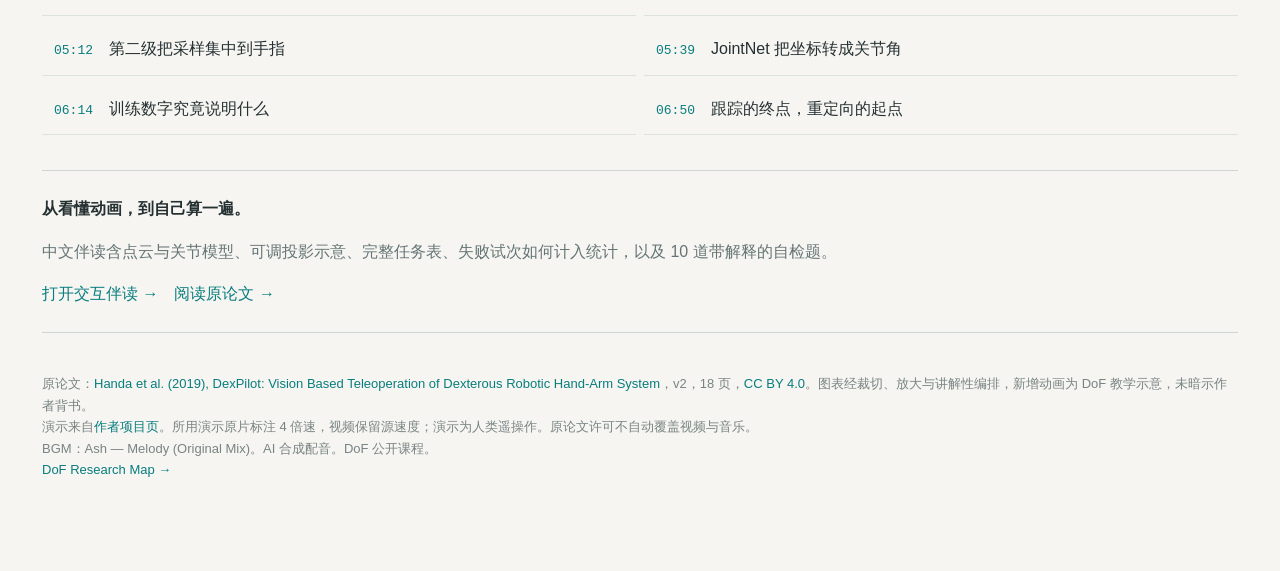
<file: Video/Paper/第三期_深度解读/查看深度解读.html>
<!doctype html><html lang="zh-CN"><meta charset="utf-8"><meta name="viewport" content="width=device-width,initial-scale=1"><title>DoF · DexPilot 深度解读</title><style>*{box-sizing:border-box}body{margin:0;background:#f6f5f1;color:#253033;font:16px/1.65 -apple-system,BlinkMacSystemFont,"PingFang SC",sans-serif}main{max-width:1260px;margin:auto;padding:44px 32px 90px}header{text-align:center;border-bottom:1px solid #cdd6d3;padding-bottom:28px}header img{width:115px}h1{font-weight:550;font-size:34px;margin:14px 0}h2{font-size:20px;font-weight:550;flex:1}.eyebrow{color:#087d7e;letter-spacing:.16em;font-size:13px}p{color:#657576;max-width:1050px}.intro{margin:30px 0}.tabs{display:grid;grid-template-columns:repeat(3,1fr);gap:12px;margin:26px 0}.tab{border:0;border-top:2px solid #cdd6d3;background:transparent;text-align:left;padding:18px 10px;font:inherit;cursor:pointer;color:#253033}.tab.active{border-color:#087d7e;background:#e8efea}.tab small{display:block;margin-top:8px;color:#657576}.film{display:none}.film.active{display:block}video{display:block;width:100%;aspect-ratio:16/9;background:#e8e9e2}.row{display:flex;align-items:center;flex-wrap:wrap;gap:20px;margin:18px 0}.row a,a{color:#087d7e;text-decoration:none}.chapters{display:grid;grid-template-columns:repeat(2,1fr);gap:8px}.chapters button{text-align:left;padding:12px;border:0;border-bottom:1px solid #dce2dc;background:transparent;cursor:pointer;font:inherit;color:inherit}.chapters span{font:13px monospace;color:#087d7e;padding-right:16px}.guide{padding:25px 0;border-top:1px solid #cdd6d3;border-bottom:1px solid #cdd6d3;margin:35px 0}footer{margin-top:40px;color:#788483;font-size:13px}@media(max-width:800px){main{padding:24px 16px}h1{font-size:26px}.tabs,.chapters{grid-template-columns:1fr}header img{width:80px}}</style><nav data-dof-home-link style="box-sizing:border-box;display:flex;justify-content:space-between;align-items:center;gap:20px;padding:14px 5%;border-bottom:1px solid #d8ddd7;background:#f5f4ef;color:#243b3b;font:13px/1.5 -apple-system,BlinkMacSystemFont,'PingFang SC',sans-serif"><a href="/DoF/" style="text-decoration:none;color:#167d7b;font-weight:600">← DoF 内容主页</a><span style="font-size:10px;letter-spacing:1.5px">PAPER · INFRA · EMBODIED AI</span></nav><main><header><img src="阅读素材/DoF.png" alt="DoF"><div class="eyebrow">PAPER EP.03 · DEEP DIVE</div><h1>DexPilot：从裸手感知，到机器人捏取</h1><div>三部分逐步讲解 · 英文配音 / 透明中英字幕</div></header><div class="intro"><p>全长 21 分 18 秒。先看相机怎样恢复人手状态，再拆重定向公式与控制，最后对照逐次实验数据检验可靠性。彩色手套用于离线标注，实际遥操作使用裸手；两者会明确分开。</p></div><nav class="tabs"><button class="tab active" onclick="choose(0)">01 · 从点云恢复人手状态<small>7:32</small></button><button class="tab " onclick="choose(1)">02 · 把人手意图变成机器人捏取<small>7:17</small></button><button class="tab " onclick="choose(2)">03 · 实验能证明什么，边界在哪里<small>6:29</small></button></nav><section class="film active" id="film0"><video controls preload="metadata" poster="01_上篇/cover.jpg" src="https://dof-embodied-ai.steven12123.chatgpt.site/media/videos/paper-03-deep-1.mp4"></video><div class="row"><h2>DexPilot: Recovering the Human Hand</h2><a href="01_上篇/中英字幕.srt">字幕</a><a href="01_上篇/讲稿与来源.txt">逐段讲稿</a><a href="01_上篇/发布文案.txt">发布文案</a></div><div class="chapters"><button onclick="jump(0,0.850)"><span>00:00</span>一个动作，三个不同的问题</button><button onclick="jump(0,30.495)"><span>00:30</span>四台相机，一个坐标系</button><button onclick="jump(0,62.862)"><span>01:02</span>观测点与带关节的模型</button><button onclick="jump(0,95.431)"><span>01:35</span>DART 为什么需要好的初值</button><button onclick="jump(0,123.949)"><span>02:03</span>训练标注从哪里来</button><button onclick="jump(0,154.702)"><span>02:34</span>GloveNet 从色块标注中学习</button><button onclick="jump(0,188.152)"><span>03:08</span>稳定性比更多标记更重要</button><button onclick="jump(0,220.040)"><span>03:40</span>三点位姿如何帮助裁出手部</button><button onclick="jump(0,250.406)"><span>04:10</span>第一级先在场景中找到手</button><button onclick="jump(0,281.814)"><span>04:41</span>关键点来自局部投票</button><button onclick="jump(0,312.335)"><span>05:12</span>第二级把采样集中到手指</button><button onclick="jump(0,339.821)"><span>05:39</span>JointNet 把坐标转成关节角</button><button onclick="jump(0,374.414)"><span>06:14</span>训练数字究竟说明什么</button><button onclick="jump(0,410.701)"><span>06:50</span>跟踪的终点，重定向的起点</button></div></section><section class="film " id="film1"><video controls preload="metadata" poster="02_中篇/cover.jpg" src="https://dof-embodied-ai.steven12123.chatgpt.site/media/videos/paper-03-deep-2.mp4"></video><div class="row"><h2>DexPilot: From Fingertip Geometry to Robot Motion</h2><a href="02_中篇/中英字幕.srt">字幕</a><a href="02_中篇/讲稿与来源.txt">逐段讲稿</a><a href="02_中篇/发布文案.txt">发布文案</a></div><div class="chapters"><button onclick="jump(1,0.850)"><span>00:00</span>手的结构不同，捏合意图相同</button><button onclick="jump(1,29.500)"><span>00:29</span>用十条向量表示手内关系</button><button onclick="jump(1,54.106)"><span>00:54</span>向量同时保留方向与距离</button><button onclick="jump(1,84.760)"><span>01:24</span>优化器究竟在最小化什么</button><button onclick="jump(1,116.478)"><span>01:56</span>未进入捏合区时，缩放几何关系</button><button onclick="jump(1,144.666)"><span>02:24</span>第一类投影：优先向拇指闭合</button><button onclick="jump(1,174.437)"><span>02:54</span>第二类投影：保留相邻主指间距</button><button onclick="jump(1,209.285)"><span>03:29</span>论文公开了什么，哪些仍需补充</button><button onclick="jump(1,239.892)"><span>03:59</span>用同一个小物体解释捏合过程</button><button onclick="jump(1,276.240)"><span>04:36</span>正则项偏向张开构型</button><button onclick="jump(1,308.589)"><span>05:08</span>用约束和上一帧解推进数值搜索</button><button onclick="jump(1,335.418)"><span>05:35</span>平滑不能补回缺失的接触信息</button><button onclick="jump(1,368.905)"><span>06:08</span>RMP负责让手掌在空间中运动</button><button onclick="jump(1,403.591)"><span>06:43</span>更新频率不等于端到端响应速度</button></div></section><section class="film " id="film2"><video controls preload="metadata" poster="03_下篇/cover.jpg" src="https://dof-embodied-ai.steven12123.chatgpt.site/media/videos/paper-03-deep-3.mp4"></video><div class="row"><h2>DexPilot: Experiments, Evidence and Limits</h2><a href="03_下篇/中英字幕.srt">字幕</a><a href="03_下篇/讲稿与来源.txt">逐段讲稿</a><a href="03_下篇/发布文案.txt">发布文案</a></div><div class="chapters"><button onclick="jump(2,0.850)"><span>00:00</span>十五项任务，两名训练过的操作者</button><button onclick="jump(2,28.799)"><span>00:28</span>任务集具体包含什么</button><button onclick="jump(2,58.206)"><span>00:58</span>先热身，再连续测试五次</button><button onclick="jump(2,84.011)"><span>01:24</span>先读成功率的分母，再看柱子</button><button onclick="jump(2,111.651)"><span>01:51</span>较快的任务也受操作者影响</button><button onclick="jump(2,137.183)"><span>02:17</span>小方块暴露了释放难题</button><button onclick="jump(2,166.268)"><span>02:46</span>长任务把多个操作串起来</button><button onclick="jump(2,197.737)"><span>03:17</span>一次旋转轨迹，不等于可靠性结果</button><button onclick="jump(2,227.302)"><span>03:47</span>捏合机制也有代价</button><button onclick="jump(2,257.260)"><span>04:17</span>工作空间、视野和反馈限制精度</button><button onclick="jump(2,287.991)"><span>04:47</span>精密插接暴露了能力边界</button><button onclick="jump(2,318.820)"><span>05:18</span>丰富示范为下一步创造条件</button><button onclick="jump(2,348.626)"><span>05:48</span>把结论放在正确的技术层级</button></div></section><div class="guide"><strong>从看懂动画，到自己算一遍。</strong><p>中文伴读含点云与关节模型、可调投影示意、完整任务表、失败试次如何计入统计，以及 10 道带解释的自检题。</p><a href="逐步理解DexPilot.html">打开交互伴读 →</a>　<a href="原论文_DexPilot_1910.03135v2.pdf">阅读原论文 →</a></div><footer>原论文：<a href="https://arxiv.org/abs/1910.03135v2">Handa et al. (2019), DexPilot: Vision Based Teleoperation of Dexterous Robotic Hand-Arm System</a>，v2，18 页，<a href="https://creativecommons.org/licenses/by/4.0/">CC BY 4.0</a>。图表经裁切、放大与讲解性编排，新增动画为 DoF 教学示意，未暗示作者背书。<br>演示来自<a href="https://sites.google.com/view/dex-pilot">作者项目页</a>。所用演示原片标注 4 倍速，视频保留源速度；演示为人类遥操作。原论文许可不自动覆盖视频与音乐。<br>BGM：Ash — Melody (Original Mix)。AI 合成配音。DoF 公开课程。<br><a href="https://github.com/Dld0621/Embodied-AI-Paper-Analysis">DoF Research Map →</a></footer></main><script>function choose(n){document.querySelectorAll(".film").forEach((e,i)=>{e.classList.toggle("active",i===n);if(i!==n)e.querySelector("video").pause()});document.querySelectorAll(".tab").forEach((e,i)=>e.classList.toggle("active",i===n))}function jump(n,t){choose(n);let v=document.querySelectorAll("video")[n];v.currentTime=t;v.play();v.scrollIntoView({behavior:"smooth",block:"center"})}</script></html>
</file>
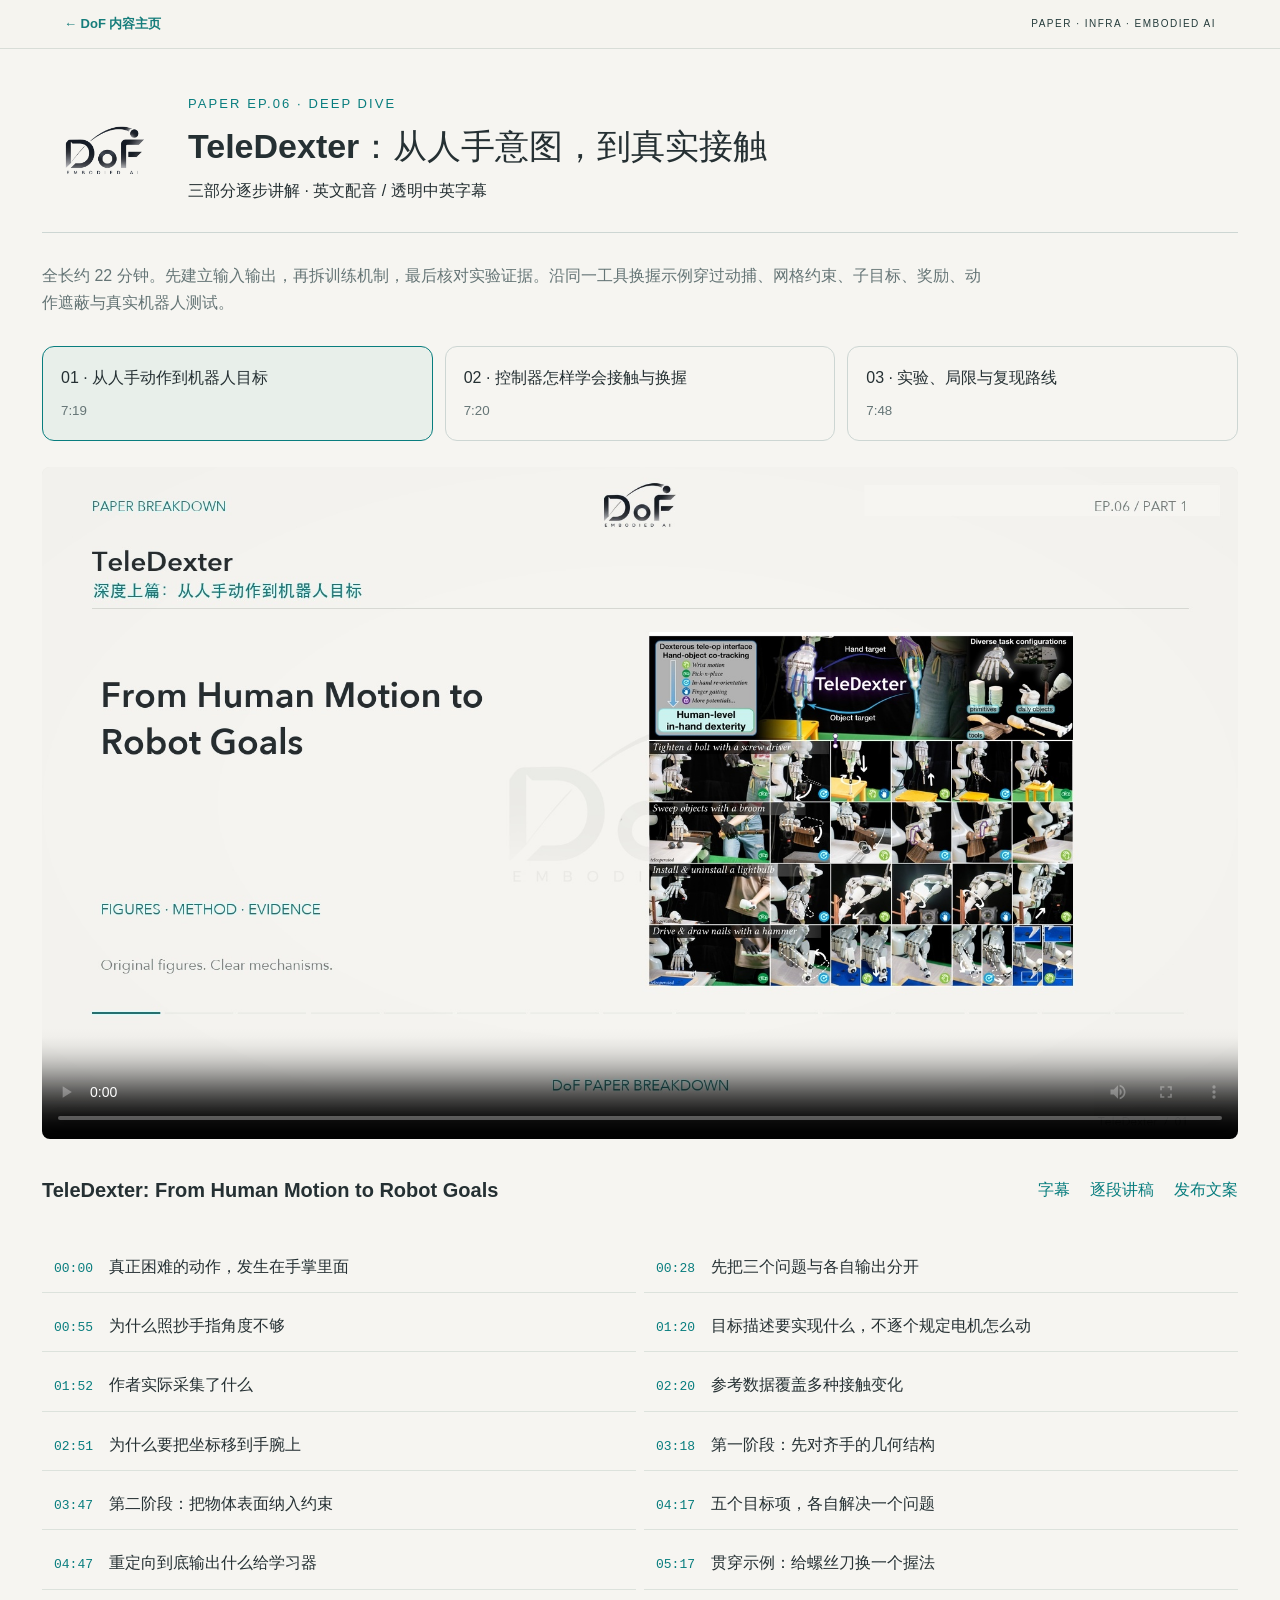
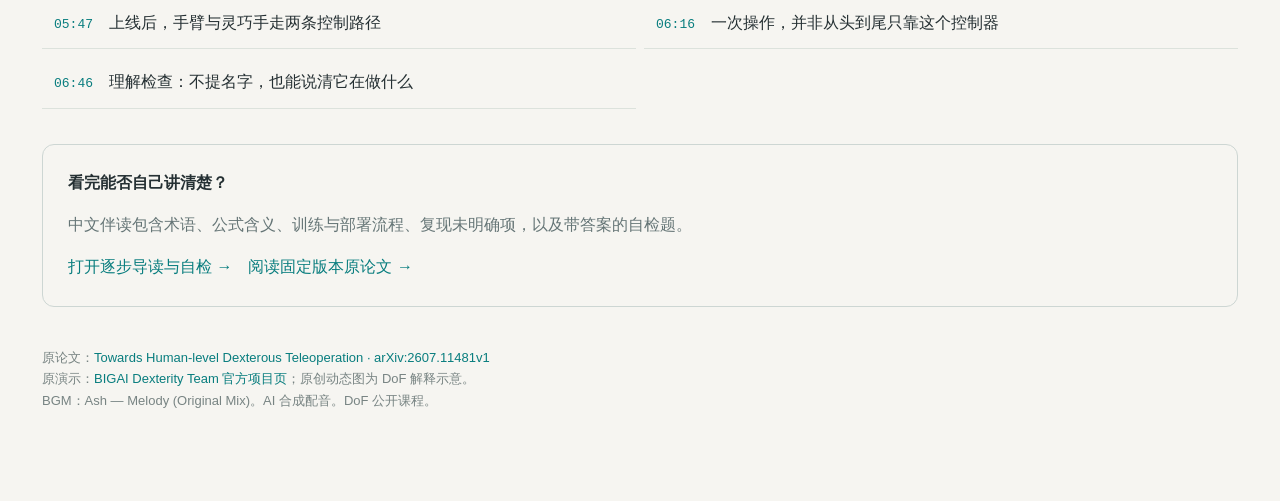
<file: Video/Paper/第六期_深度解读/查看深度解读.html>
<!doctype html><html lang="zh-CN"><meta charset="utf-8"><meta name="viewport" content="width=device-width,initial-scale=1"><title>DoF · TeleDexter 深度解读</title><style>
*{box-sizing:border-box}body{margin:0;background:#f6f5f1;color:#253033;font:16px/1.65 -apple-system,BlinkMacSystemFont,"PingFang SC",sans-serif}main{max-width:1260px;margin:auto;padding:44px 32px 90px}header{display:flex;align-items:center;gap:26px;border-bottom:1px solid #cdd6d3;padding-bottom:28px}header img{width:120px}h1{font-weight:550;font-size:34px;margin:4px 0}h2{font-size:20px;font-weight:550;flex:1}.eyebrow{color:#087d7e;letter-spacing:.16em;font-size:13px}p{color:#657576;max-width:950px}.intro{margin:30px 0}.tabs{display:grid;grid-template-columns:repeat(3,1fr);gap:12px;margin:26px 0}.tab{border:1px solid #cdd6d3;border-radius:12px;background:transparent;text-align:left;padding:18px;font:inherit;cursor:pointer;color:#253033}.tab.active{border-color:#087d7e;background:#e8efea}.tab small{display:block;margin-top:8px;color:#657576}.film{display:none}.film.active{display:block}video{display:block;width:100%;aspect-ratio:16/9;background:#e8e9e2;border-radius:8px}.row{display:flex;align-items:center;flex-wrap:wrap;gap:20px;margin:18px 0}.row a,a{color:#087d7e;text-decoration:none}.chapters{display:grid;grid-template-columns:repeat(2,1fr);gap:8px}.chapters button{text-align:left;padding:12px;border:0;border-bottom:1px solid #dce2dc;background:transparent;cursor:pointer;font:inherit;color:inherit}.chapters span{font:13px monospace;color:#087d7e;padding-right:16px}.guide{padding:25px;border:1px solid #cdd6d3;border-radius:12px;margin:35px 0}footer{margin-top:40px;color:#788483;font-size:13px}@media(max-width:800px){main{padding:24px 16px}h1{font-size:26px}.tabs,.chapters{grid-template-columns:1fr}header img{width:80px}}
</style><nav data-dof-home-link style="box-sizing:border-box;display:flex;justify-content:space-between;align-items:center;gap:20px;padding:14px 5%;border-bottom:1px solid #d8ddd7;background:#f5f4ef;color:#243b3b;font:13px/1.5 -apple-system,BlinkMacSystemFont,'PingFang SC',sans-serif"><a href="/DoF/" style="text-decoration:none;color:#167d7b;font-weight:600">← DoF 内容主页</a><span style="font-size:10px;letter-spacing:1.5px">PAPER · INFRA · EMBODIED AI</span></nav><main><header><img src="阅读素材/DoF.png" alt="DoF"><div><div class="eyebrow">PAPER EP.06 · DEEP DIVE</div><h1>TeleDexter：从人手意图，到真实接触</h1><div>三部分逐步讲解 · 英文配音 / 透明中英字幕</div></div></header><div class="intro"><p>全长约 22 分钟。先建立输入输出，再拆训练机制，最后核对实验证据。沿同一工具换握示例穿过动捕、网格约束、子目标、奖励、动作遮蔽与真实机器人测试。</p></div><nav class="tabs"><button class="tab active" onclick="choose(0)">01 · 从人手动作到机器人目标<small>7:19</small></button><button class="tab " onclick="choose(1)">02 · 控制器怎样学会接触与换握<small>7:20</small></button><button class="tab " onclick="choose(2)">03 · 实验、局限与复现路线<small>7:48</small></button></nav><section class="film active" id="film0"><video controls preload="metadata" poster="01_上篇/cover.jpg" src="https://dof-embodied-ai.steven12123.chatgpt.site/media/videos/paper-06-deep-1.mp4"></video><div class="row"><h2>TeleDexter: From Human Motion to Robot Goals</h2><a href="01_上篇/中英字幕.srt">字幕</a><a href="01_上篇/讲稿与来源.txt">逐段讲稿</a><a href="01_上篇/发布文案.txt">发布文案</a></div><div class="chapters"><button onclick="jump(0,0.850)"><span>00:00</span>真正困难的动作，发生在手掌里面</button><button onclick="jump(0,28.246)"><span>00:28</span>先把三个问题与各自输出分开</button><button onclick="jump(0,55.314)"><span>00:55</span>为什么照抄手指角度不够</button><button onclick="jump(0,80.943)"><span>01:20</span>目标描述要实现什么，不逐个规定电机怎么动</button><button onclick="jump(0,112.270)"><span>01:52</span>作者实际采集了什么</button><button onclick="jump(0,140.703)"><span>02:20</span>参考数据覆盖多种接触变化</button><button onclick="jump(0,171.138)"><span>02:51</span>为什么要把坐标移到手腕上</button><button onclick="jump(0,198.513)"><span>03:18</span>第一阶段：先对齐手的几何结构</button><button onclick="jump(0,227.360)"><span>03:47</span>第二阶段：把物体表面纳入约束</button><button onclick="jump(0,257.246)"><span>04:17</span>五个目标项，各自解决一个问题</button><button onclick="jump(0,287.924)"><span>04:47</span>重定向到底输出什么给学习器</button><button onclick="jump(0,317.873)"><span>05:17</span>贯穿示例：给螺丝刀换一个握法</button><button onclick="jump(0,347.277)"><span>05:47</span>上线后，手臂与灵巧手走两条控制路径</button><button onclick="jump(0,376.727)"><span>06:16</span>一次操作，并非从头到尾只靠这个控制器</button><button onclick="jump(0,406.836)"><span>06:46</span>理解检查：不提名字，也能说清它在做什么</button></div></section><section class="film " id="film1"><video controls preload="metadata" poster="02_中篇/cover.jpg" src="https://dof-embodied-ai.steven12123.chatgpt.site/media/videos/paper-06-deep-2.mp4"></video><div class="row"><h2>TeleDexter: Learning Contact, One Goal at a Time</h2><a href="02_中篇/中英字幕.srt">字幕</a><a href="02_中篇/讲稿与来源.txt">逐段讲稿</a><a href="02_中篇/发布文案.txt">发布文案</a></div><div class="chapters"><button onclick="jump(1,0.850)"><span>00:00</span>控制器学习的是缺失的接触策略</button><button onclick="jump(1,26.578)"><span>00:26</span>究竟输入了哪些量</button><button onclick="jump(1,53.182)"><span>00:53</span>动作也可以是保持原位</button><button onclick="jump(1,79.148)"><span>01:19</span>目标会等待手完成动作</button><button onclick="jump(1,106.715)"><span>01:46</span>三个检查必须同时通过</button><button onclick="jump(1,132.824)"><span>02:12</span>下一目标可以来自另一段示范</button><button onclick="jump(1,158.356)"><span>02:38</span>主要奖励在真正到达时触发</button><button onclick="jump(1,186.144)"><span>03:06</span>少量引导奖励，加上持续时间成本</button><button onclick="jump(1,211.924)"><span>03:31</span>训练难度从多个方向逐渐增加</button><button onclick="jump(1,238.919)"><span>03:58</span>重置状态与更换目标是两回事</button><button onclick="jump(1,266.234)"><span>04:26</span>选三个关节，暂时保持旧命令</button><button onclick="jump(1,291.851)"><span>04:51</span>为什么过期命令会改变学到的策略</button><button onclick="jump(1,320.536)"><span>05:20</span>同时改变工具物理与观测误差</button><button onclick="jump(1,350.644)"><span>05:50</span>探索不能只找到一种容易的动作</button><button onclick="jump(1,380.339)"><span>06:20</span>单阶段描述训练方式，不代表通用覆盖</button><button onclick="jump(1,409.167)"><span>06:49</span>机制可以理解，部分细节仍待确认</button></div></section><section class="film " id="film2"><video controls preload="metadata" poster="03_下篇/cover.jpg" src="https://dof-embodied-ai.steven12123.chatgpt.site/media/videos/paper-06-deep-3.mp4"></video><div class="row"><h2>TeleDexter: Reading the Evidence and Its Limits</h2><a href="03_下篇/中英字幕.srt">字幕</a><a href="03_下篇/讲稿与来源.txt">逐段讲稿</a><a href="03_下篇/发布文案.txt">发布文案</a></div><div class="chapters"><button onclick="jump(2,0.850)"><span>00:00</span>75%究竟说明了什么？</button><button onclick="jump(2,29.777)"><span>00:29</span>成功率和任务进度要分开读</button><button onclick="jump(2,56.987)"><span>00:56</span>完成使用，还要把工具放回</button><button onclick="jump(2,82.875)"><span>01:22</span>阶段存活曲线，能定位失败环节</button><button onclick="jump(2,109.640)"><span>01:49</span>比较结论，也依赖基线怎样实现</button><button onclick="jump(2,138.473)"><span>02:18</span>跨手复用数据，不等于共用策略权重</button><button onclick="jump(2,168.103)"><span>02:48</span>Any-to-any测的究竟是哪种转换</button><button onclick="jump(2,199.492)"><span>03:19</span>稀疏目标，改变了控制问题本身</button><button onclick="jump(2,228.160)"><span>03:48</span>动作屏蔽，检验执行不理想时的稳健性</button><button onclick="jump(2,256.509)"><span>04:16</span>看训练曲线，也要看不确定性</button><button onclick="jump(2,284.155)"><span>04:44</span>自主执行，是另行训练的一套实验</button><button onclick="jump(2,315.866)"><span>05:15</span>自主结果表，要逐个读清分母</button><button onclick="jump(2,344.836)"><span>05:44</span>相近的任务名，可能对应不同难度</button><button onclick="jump(2,372.962)"><span>06:12</span>三种失败，指向不同改进方向</button><button onclick="jump(2,403.969)"><span>06:43</span>复现单位，是针对物体的控制器</button><button onclick="jump(2,435.048)"><span>07:15</span>可靠复现，从对齐证据开始</button></div></section><div class="guide"><strong>看完能否自己讲清楚？</strong><p>中文伴读包含术语、公式含义、训练与部署流程、复现未明确项，以及带答案的自检题。</p><a href="逐步理解TeleDexter.html">打开逐步导读与自检 →</a>　<a href="https://arxiv.org/pdf/2607.11481v1">阅读固定版本原论文 →</a></div><footer>原论文：<a href="https://arxiv.org/abs/2607.11481">Towards Human-level Dexterous Teleoperation · arXiv:2607.11481v1</a><br>原演示：<a href="https://bigai-dex.github.io/blog/teledexter/">BIGAI Dexterity Team 官方项目页</a>；原创动态图为 DoF 解释示意。<br>BGM：Ash — Melody (Original Mix)。AI 合成配音。DoF 公开课程。</footer></main><script>function choose(n){document.querySelectorAll(".film").forEach((e,i)=>{e.classList.toggle("active",i===n);if(i!==n)e.querySelector("video").pause()});document.querySelectorAll(".tab").forEach((e,i)=>e.classList.toggle("active",i===n))}function jump(n,t){choose(n);let v=document.querySelectorAll("video")[n];v.currentTime=t;v.play();v.scrollIntoView({behavior:"smooth",block:"center"})}</script></html>
</file>
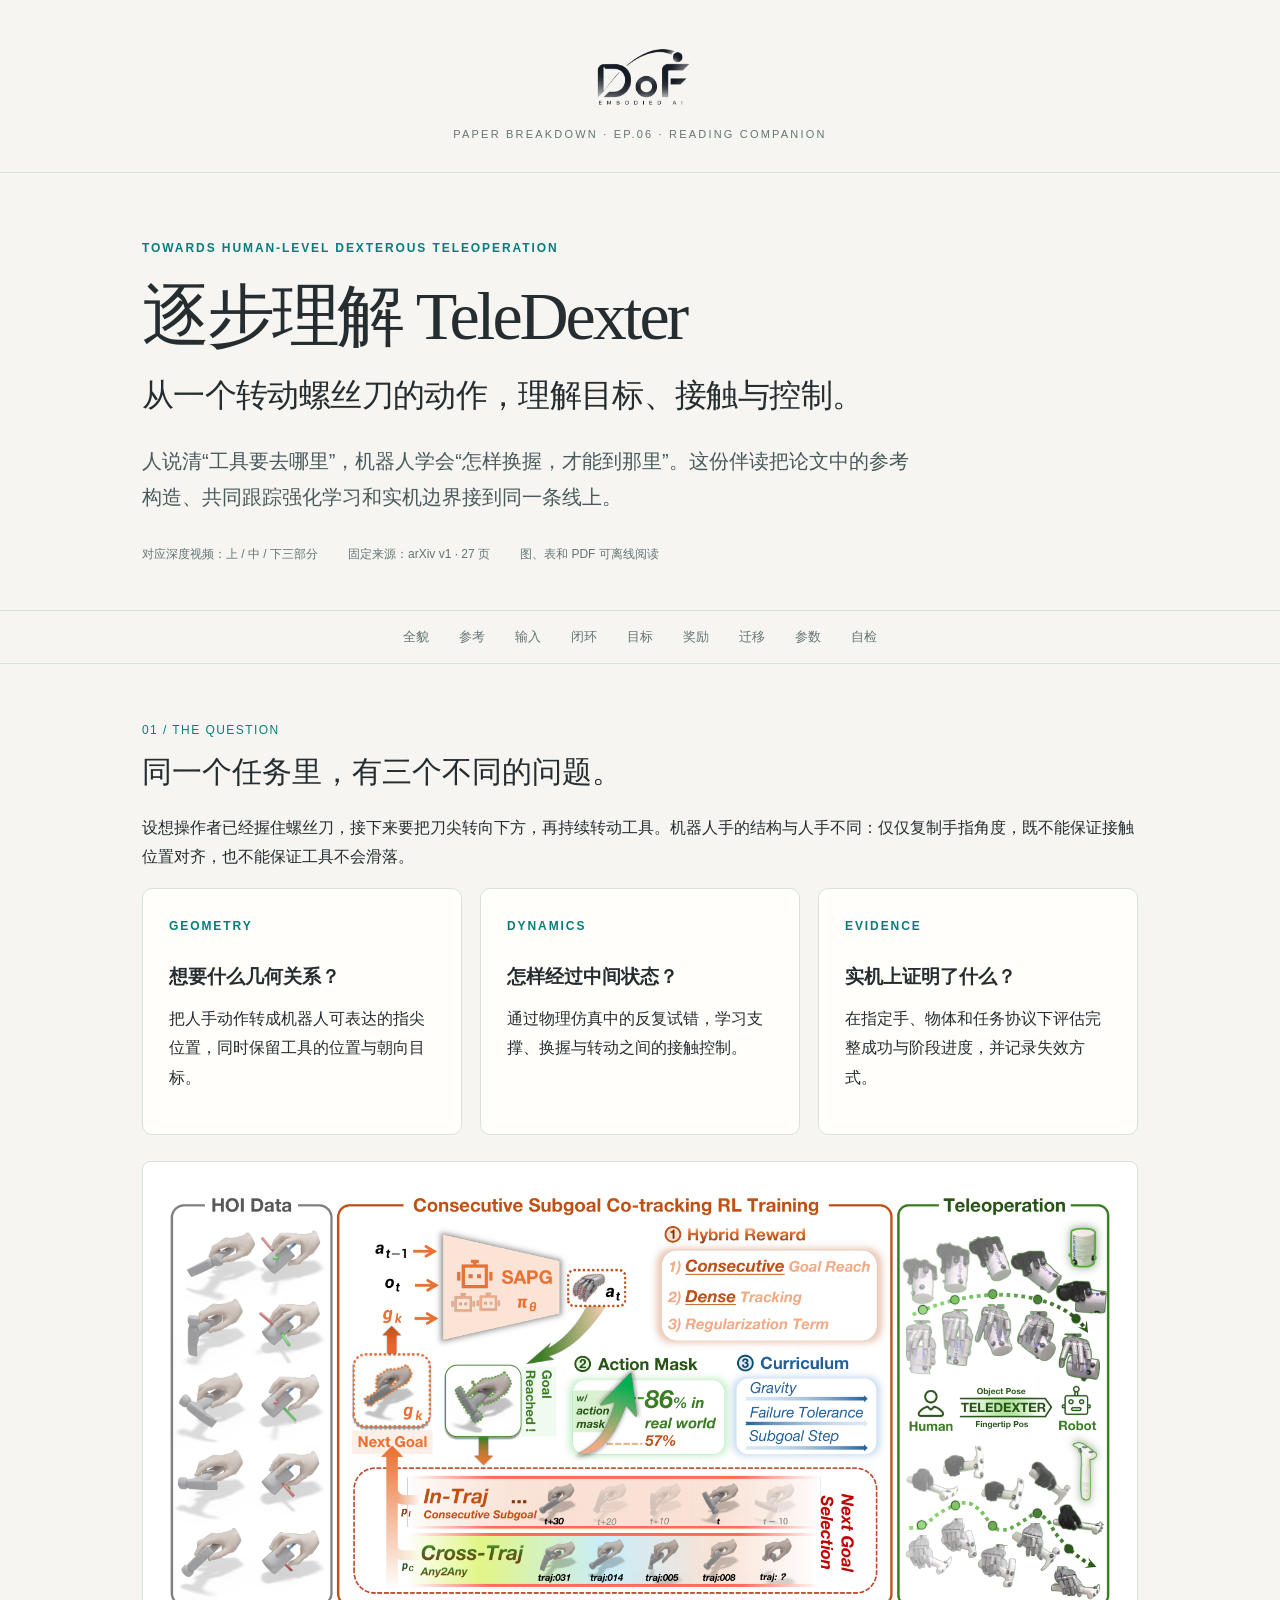
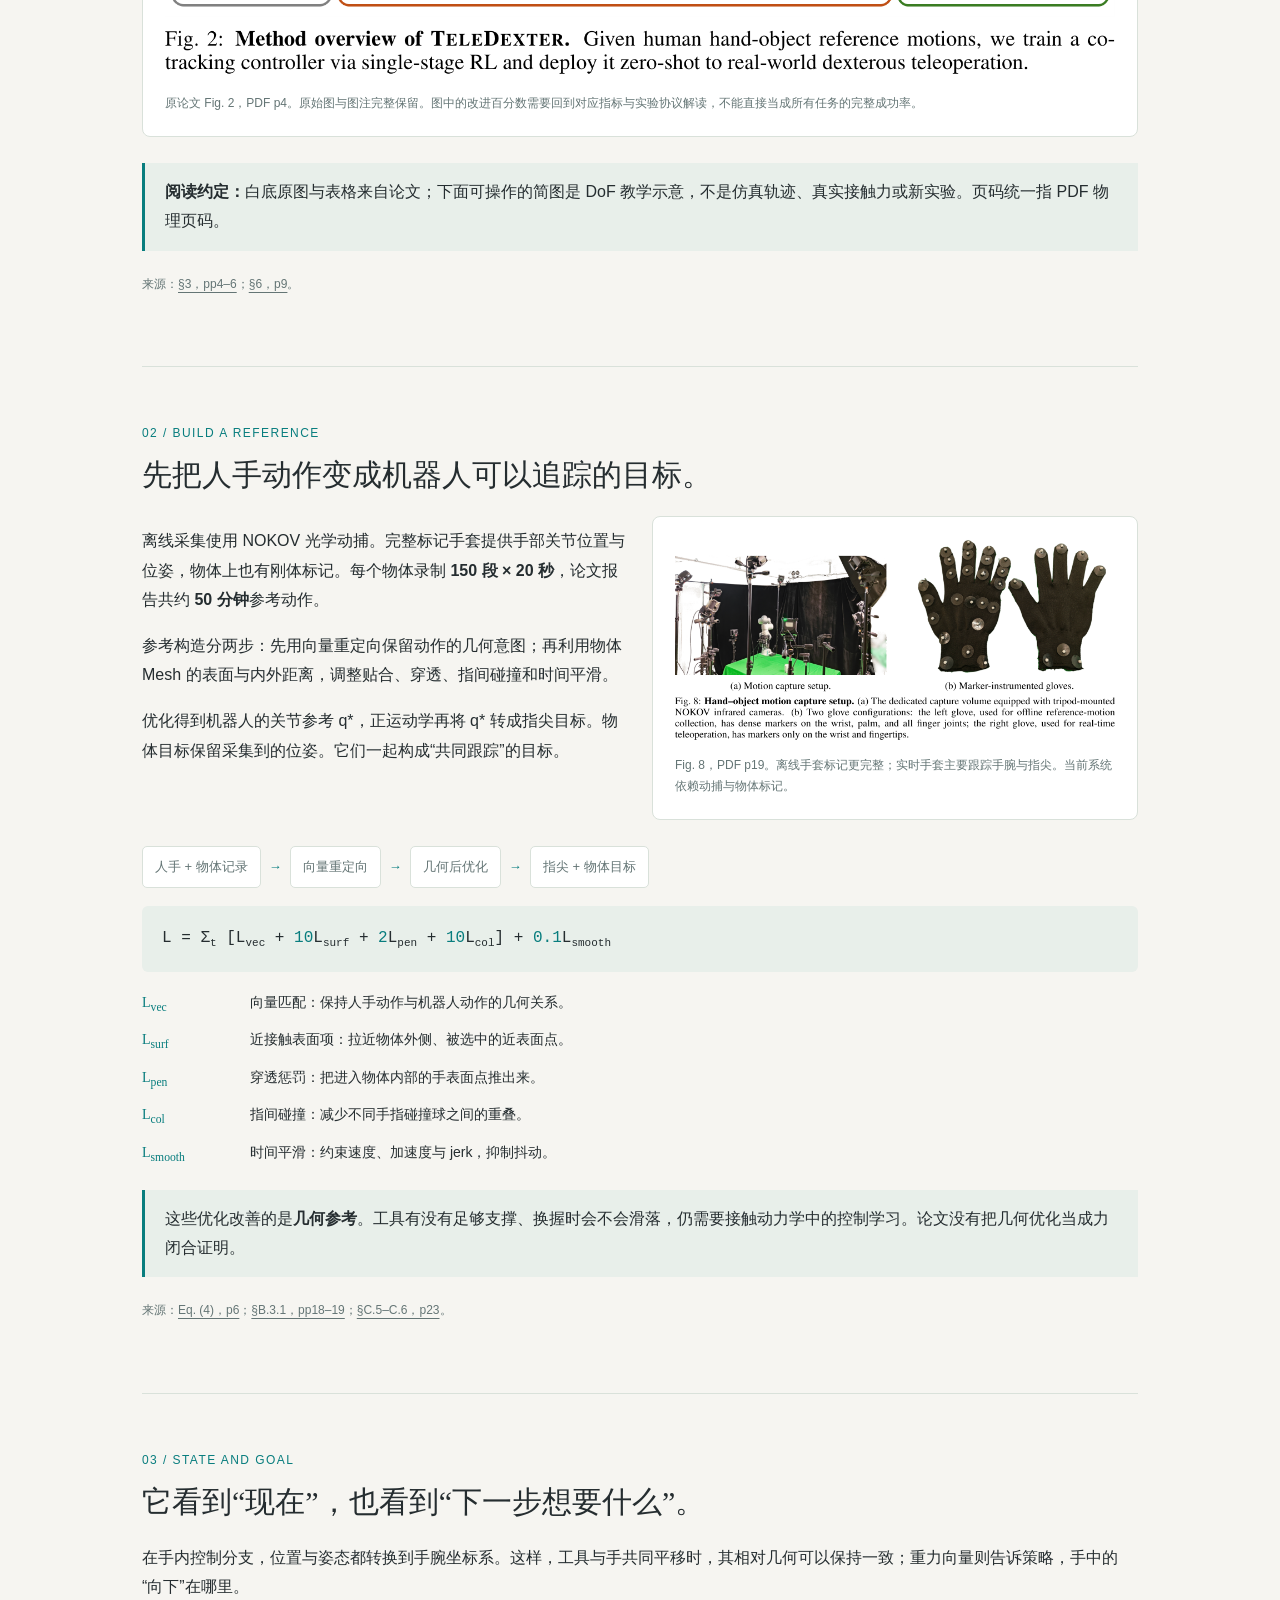
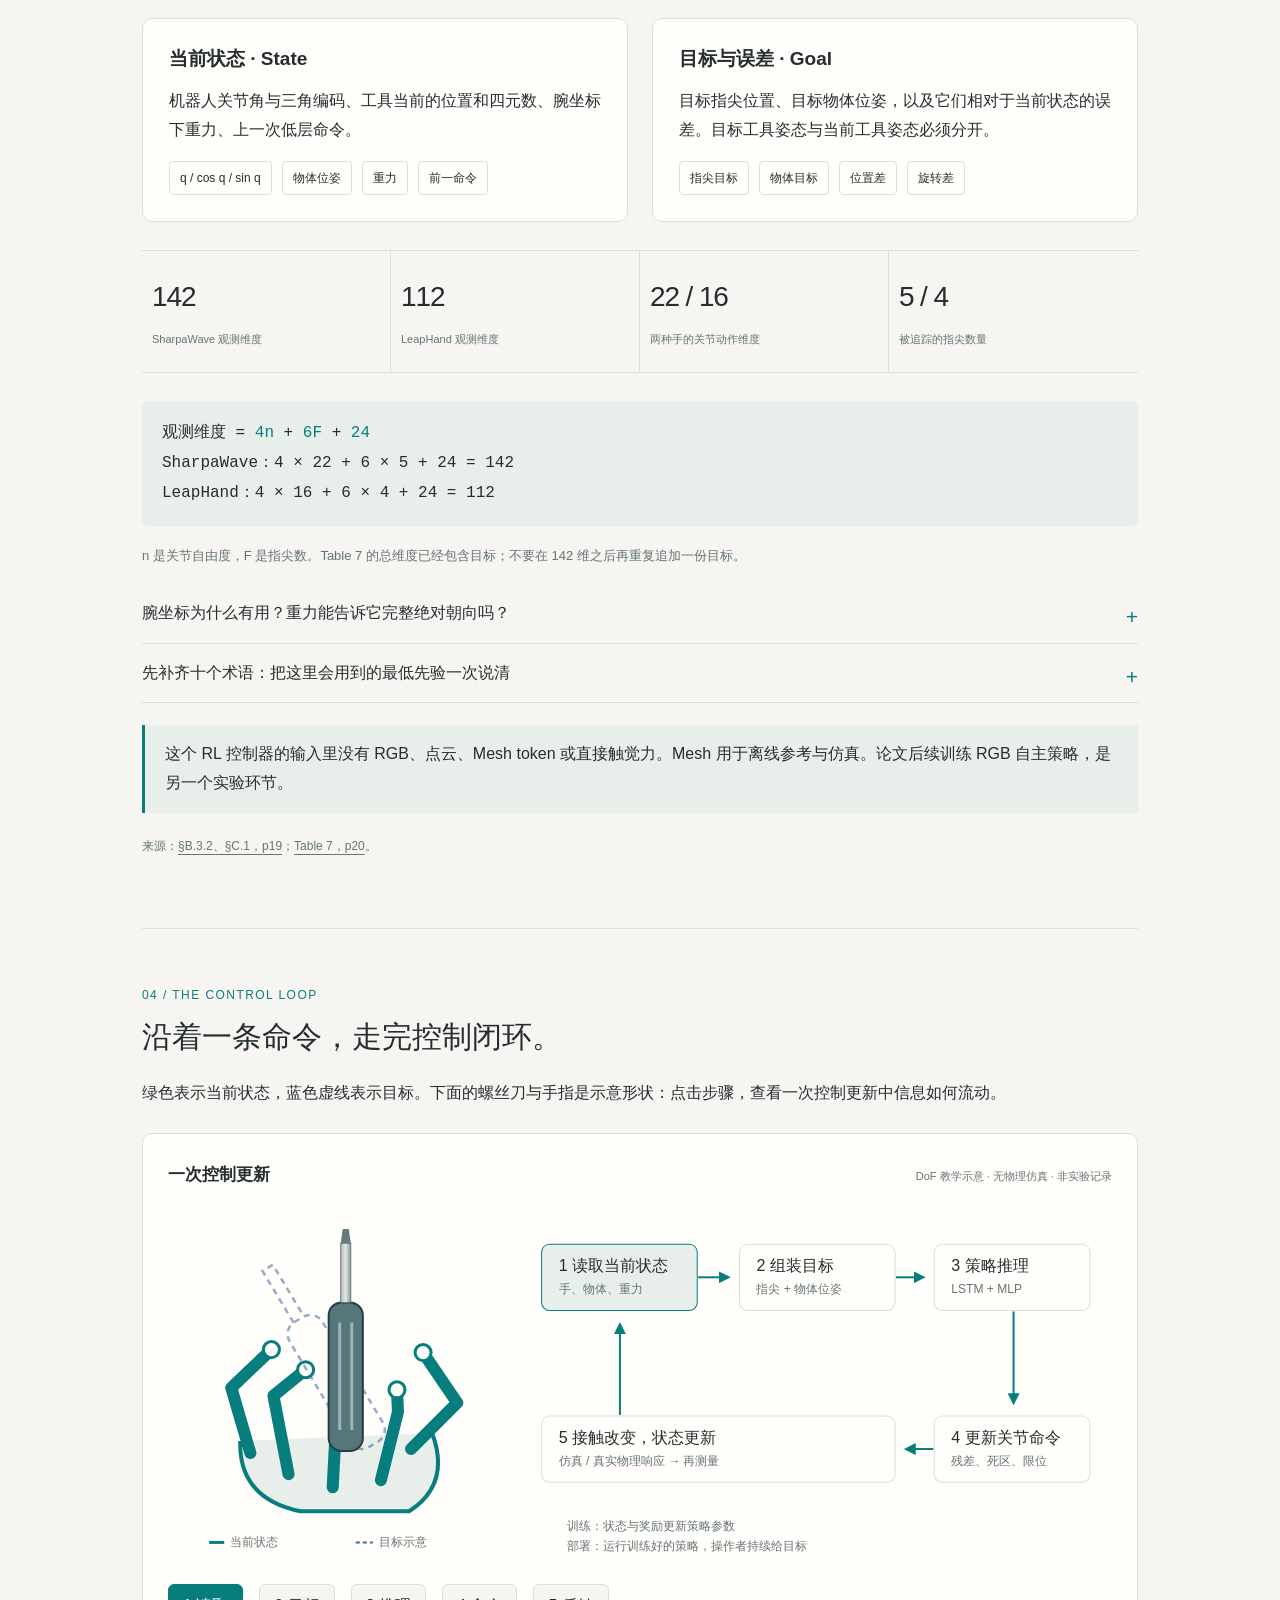
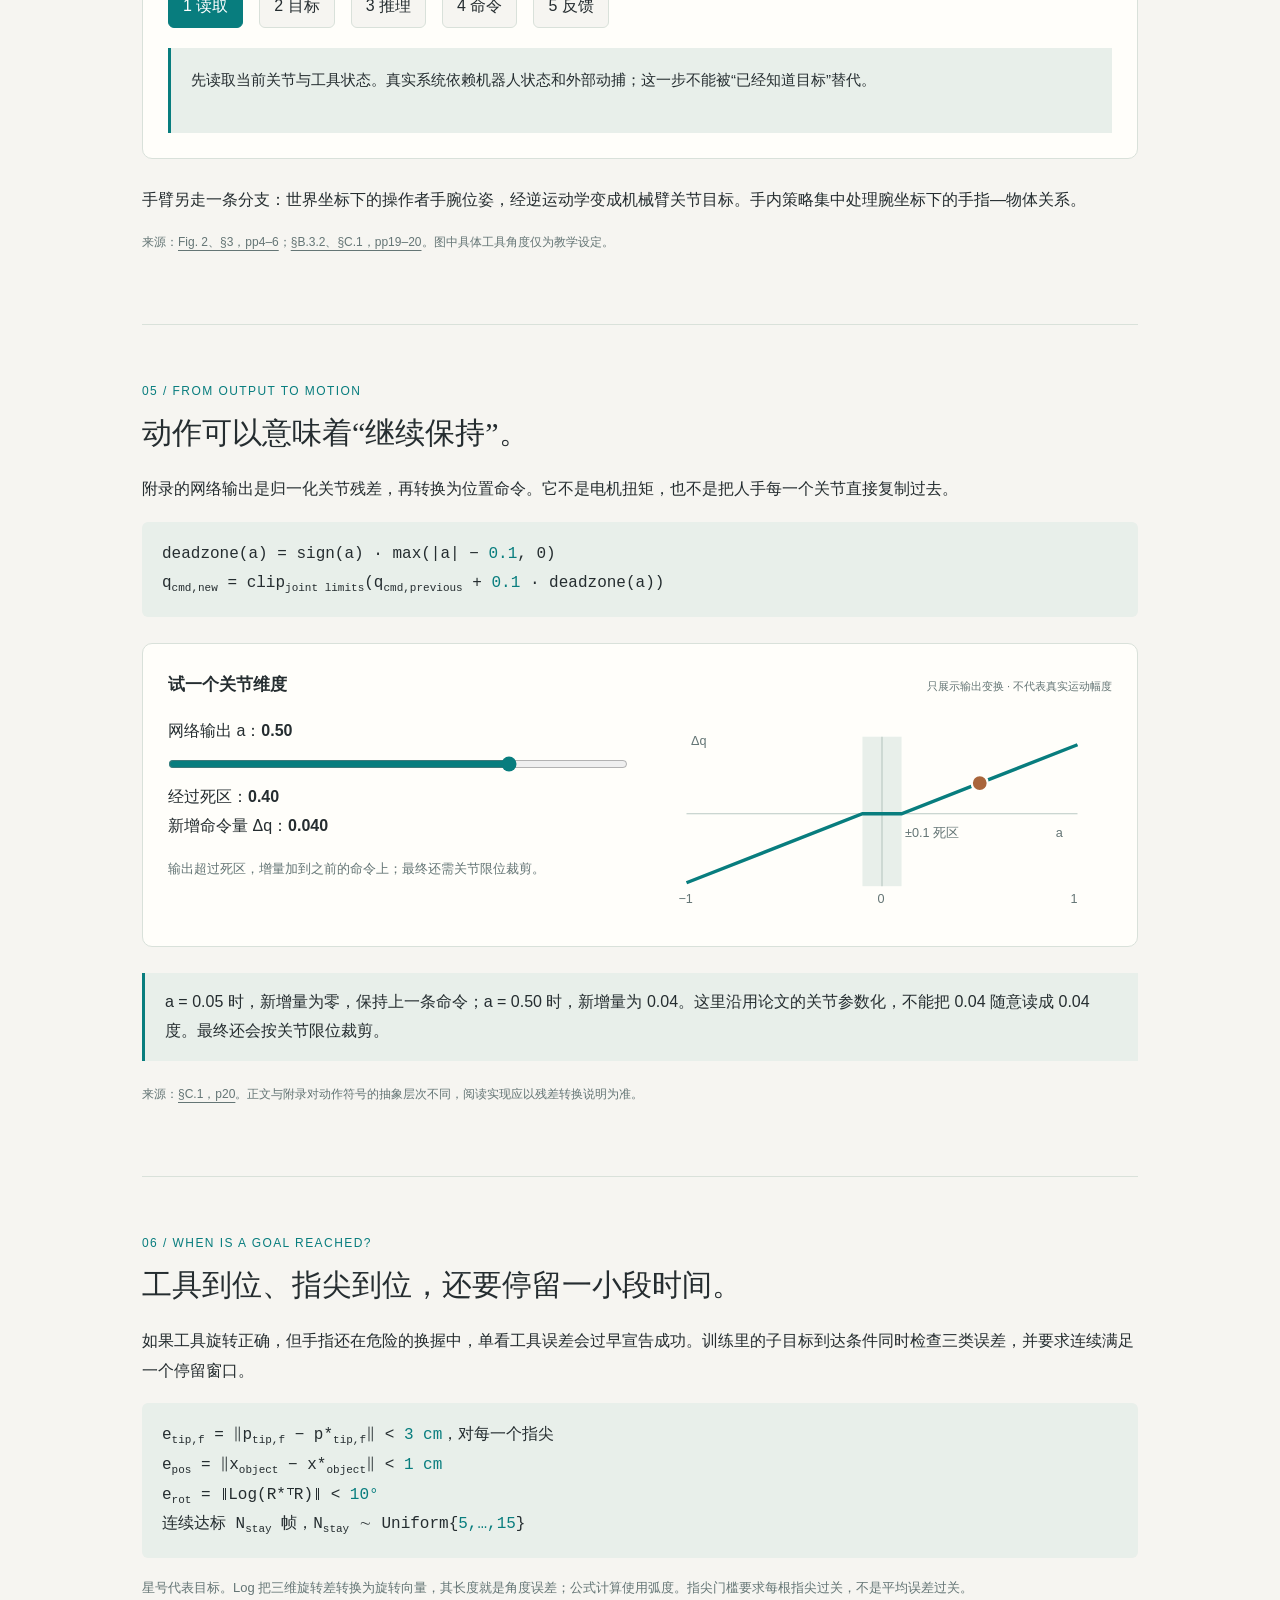
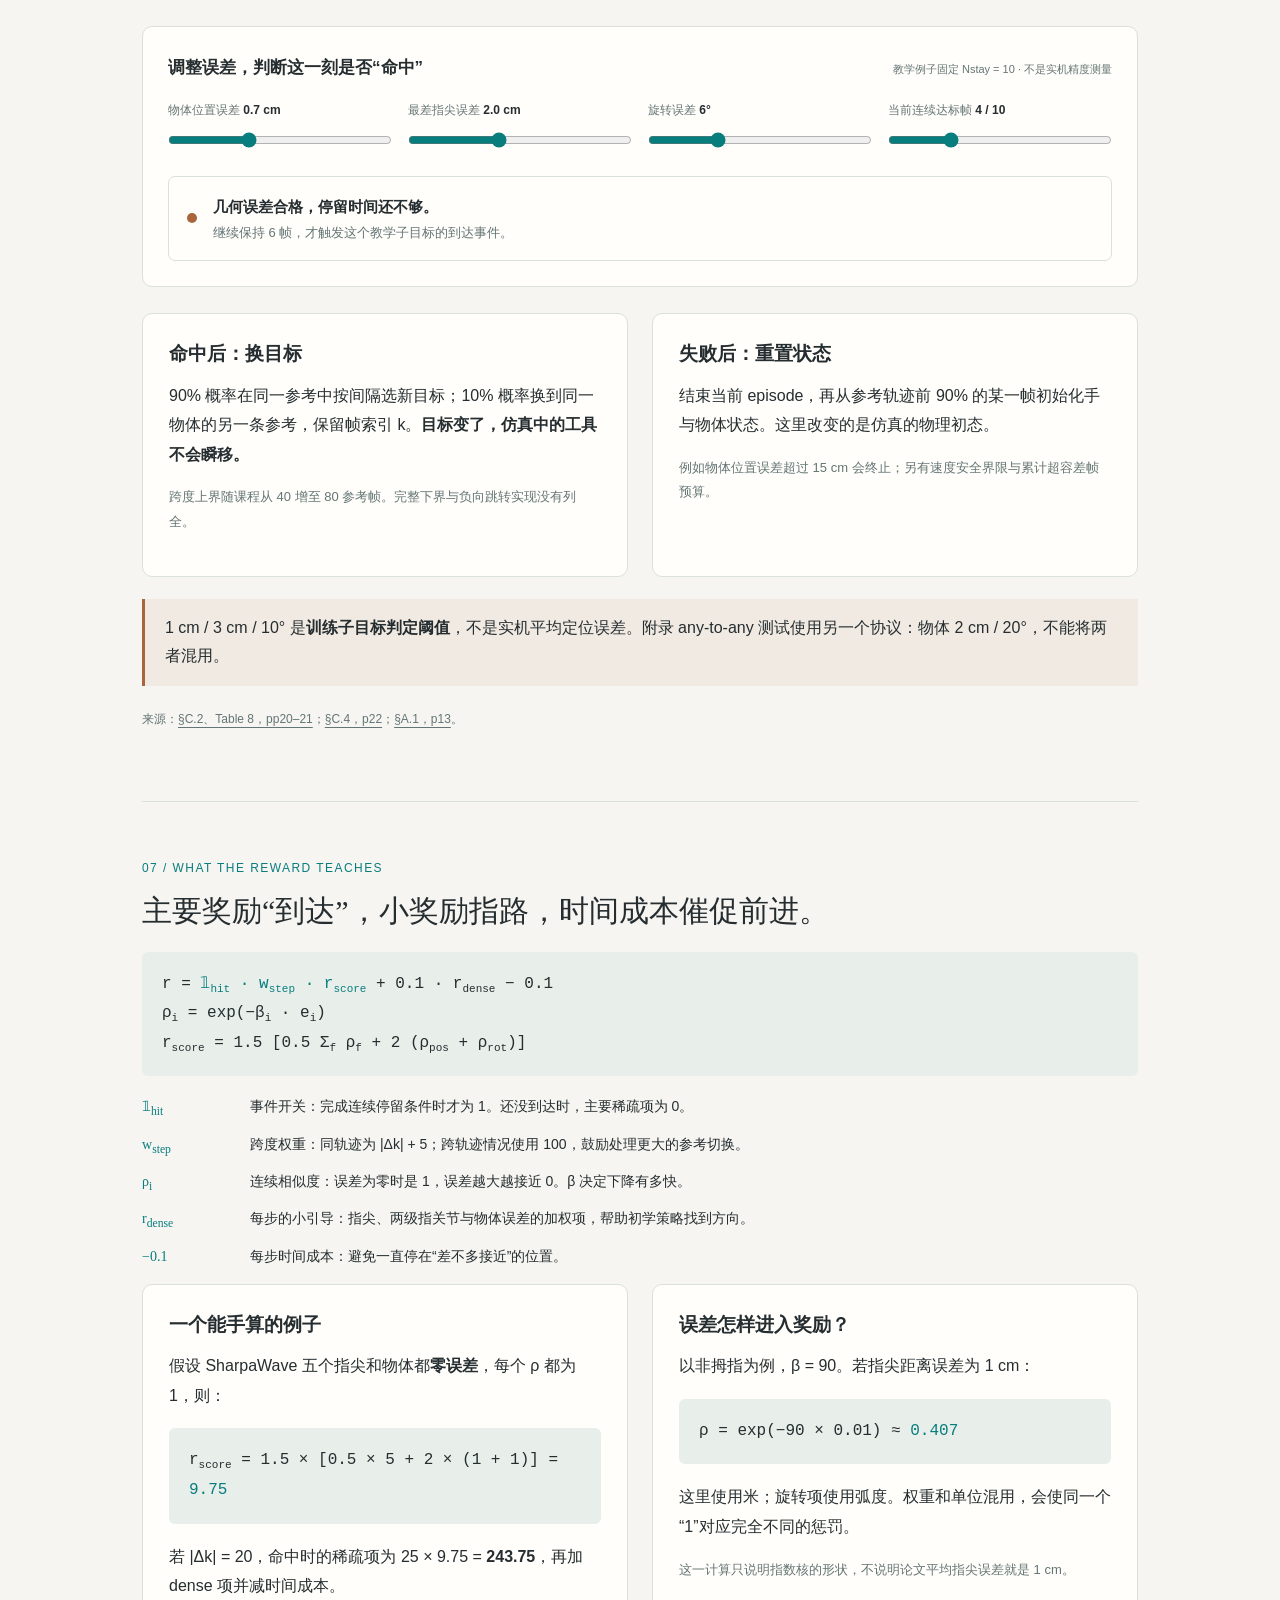
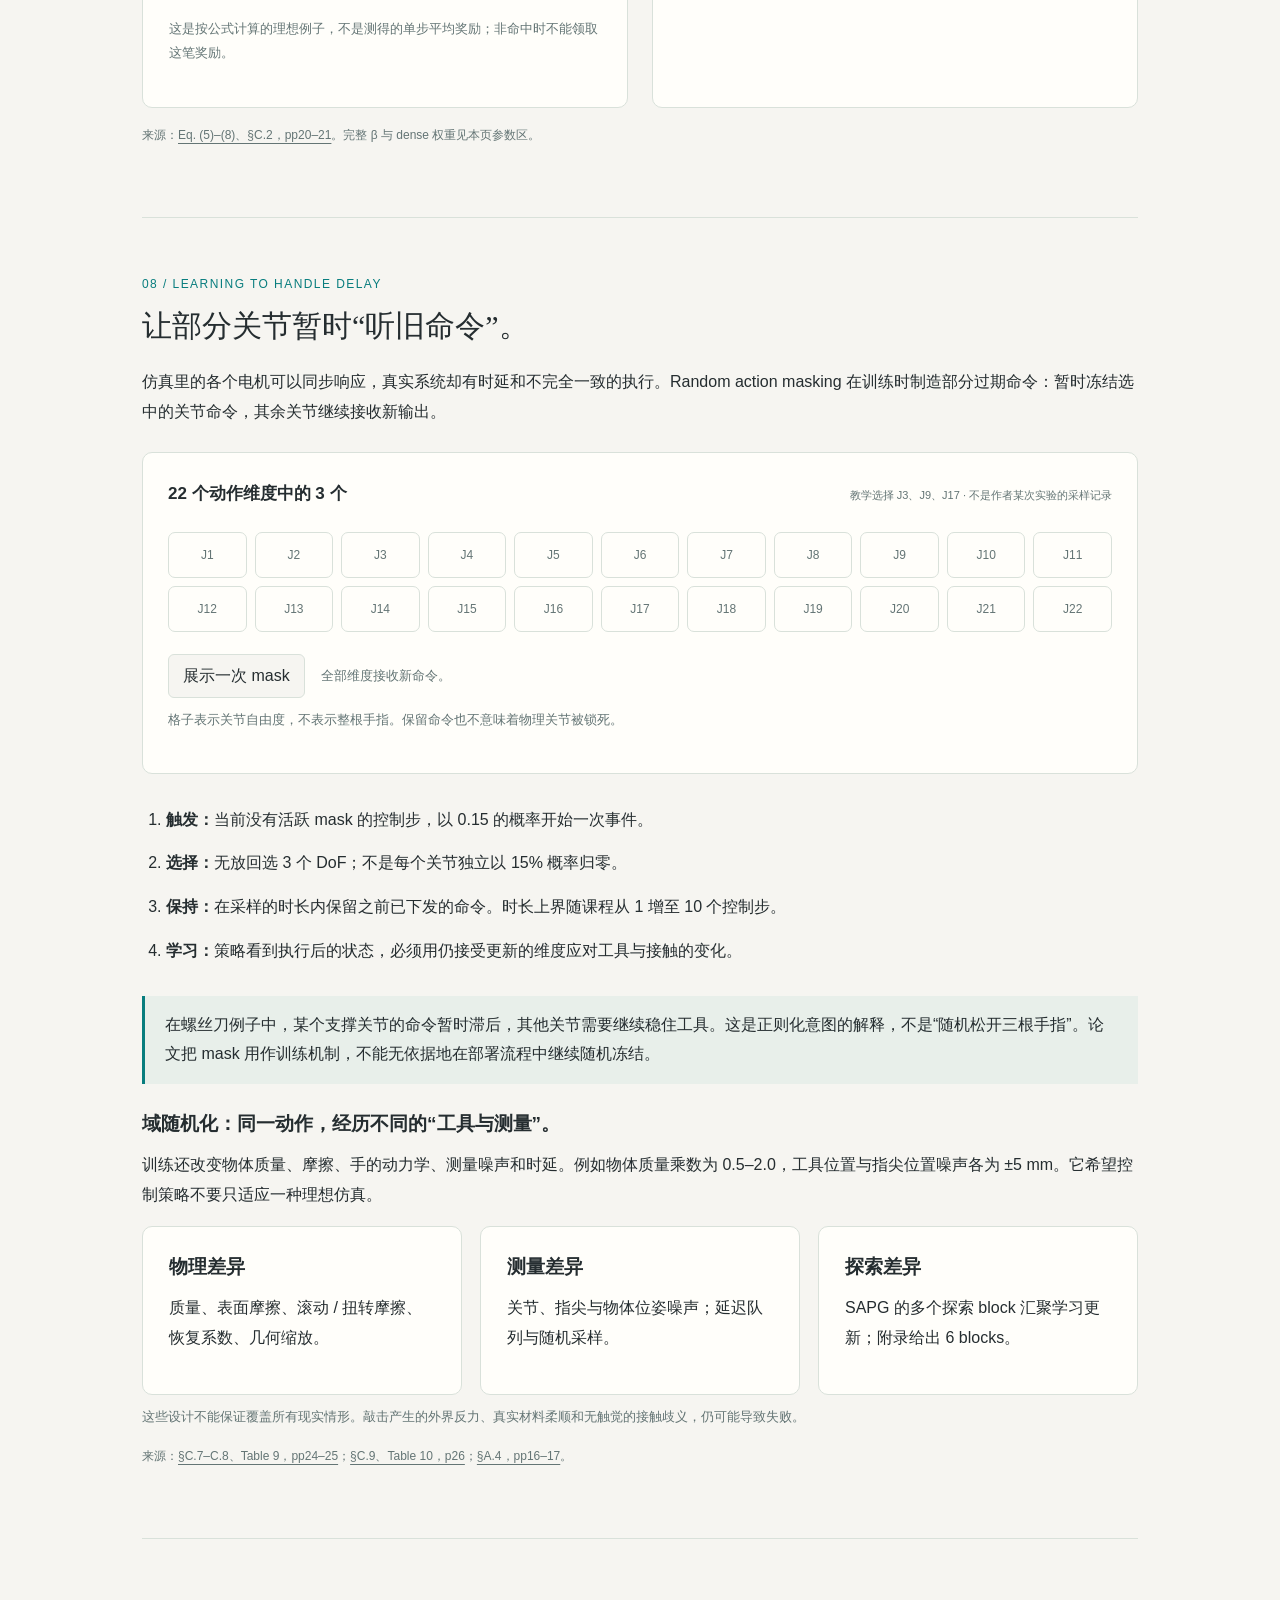
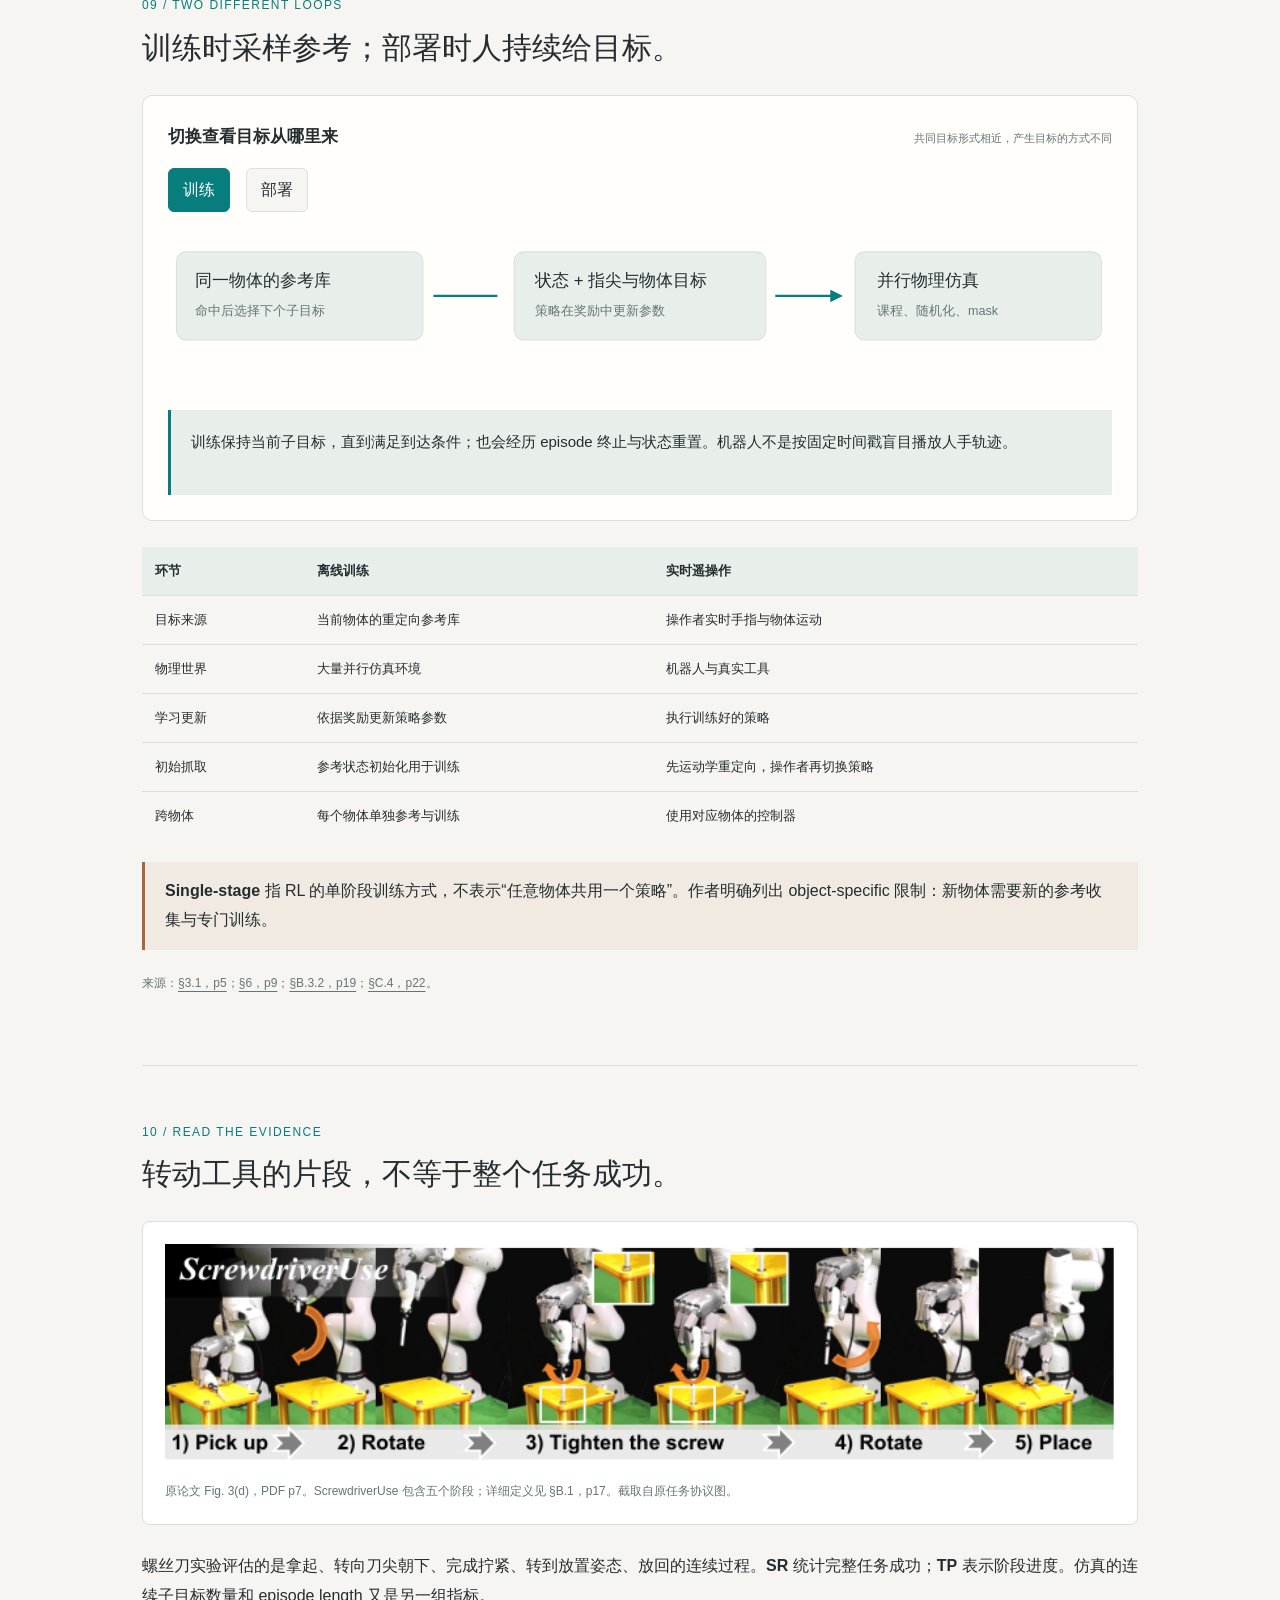
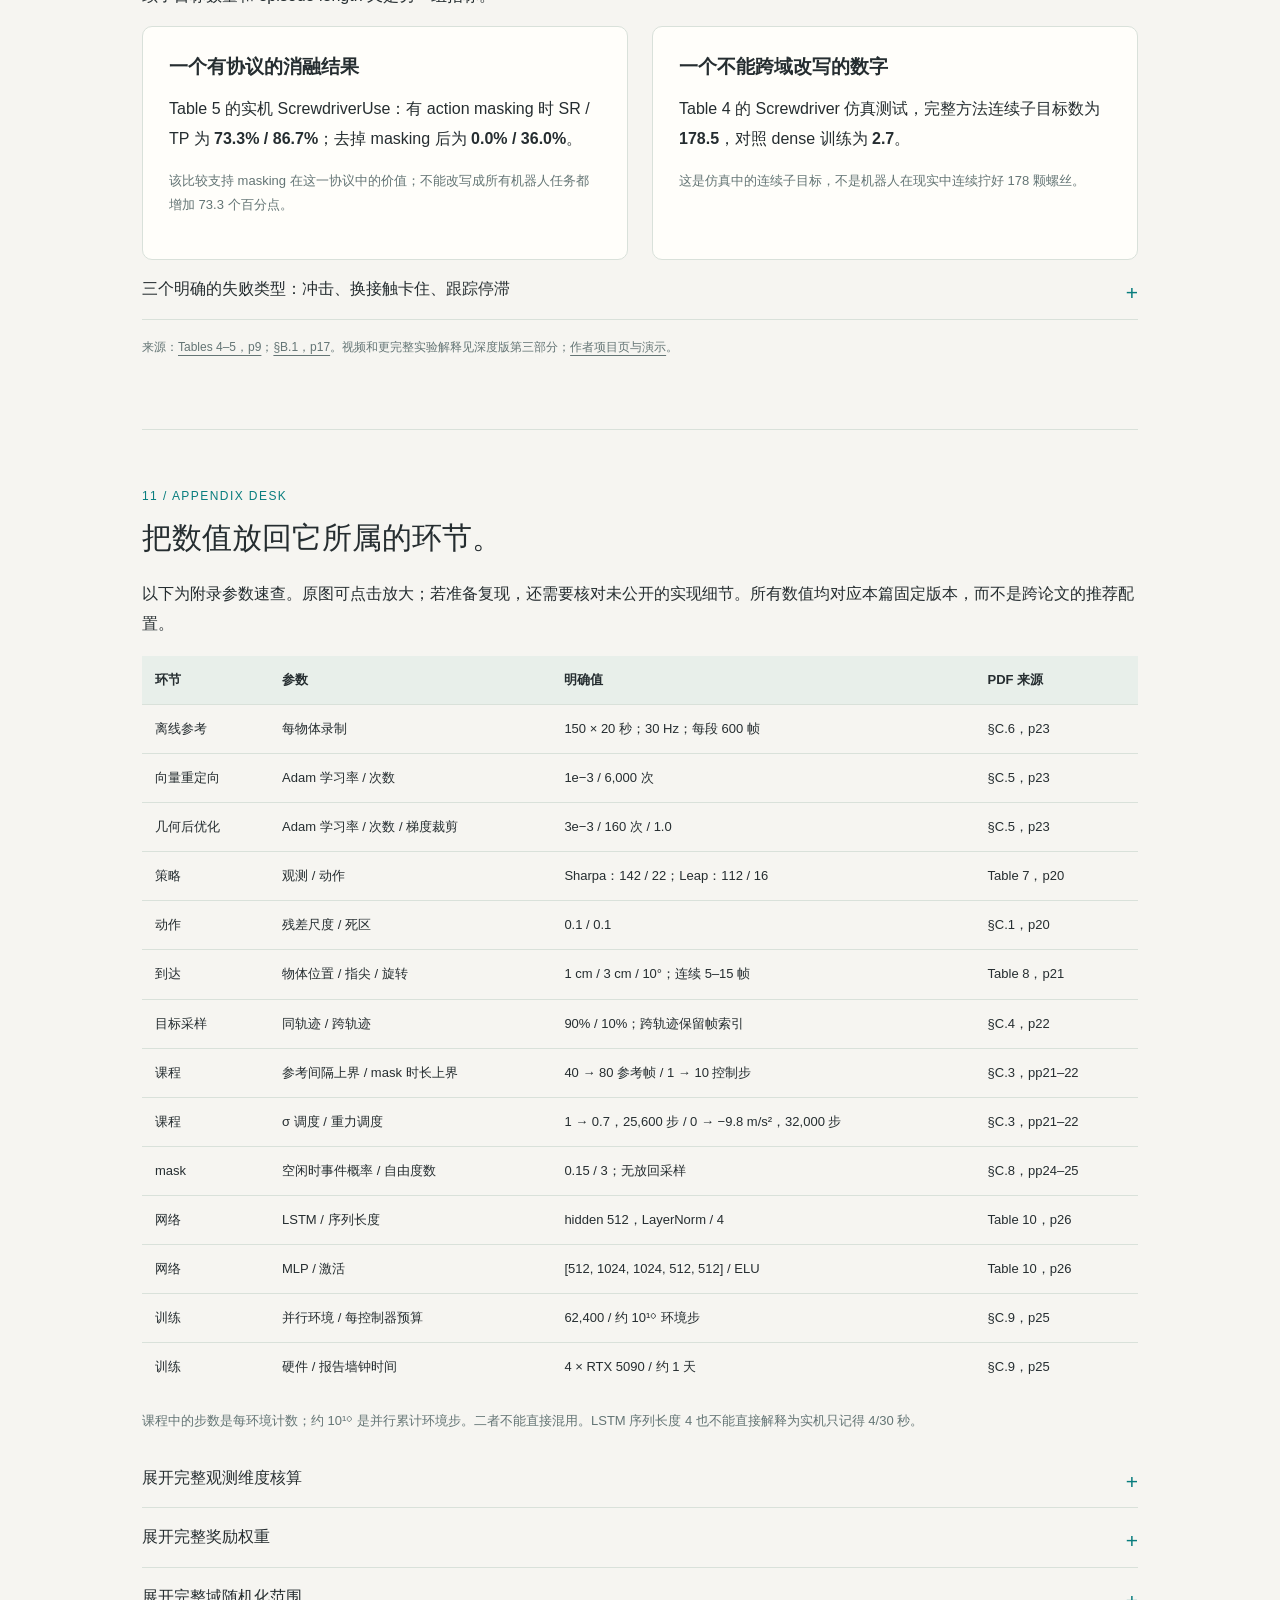
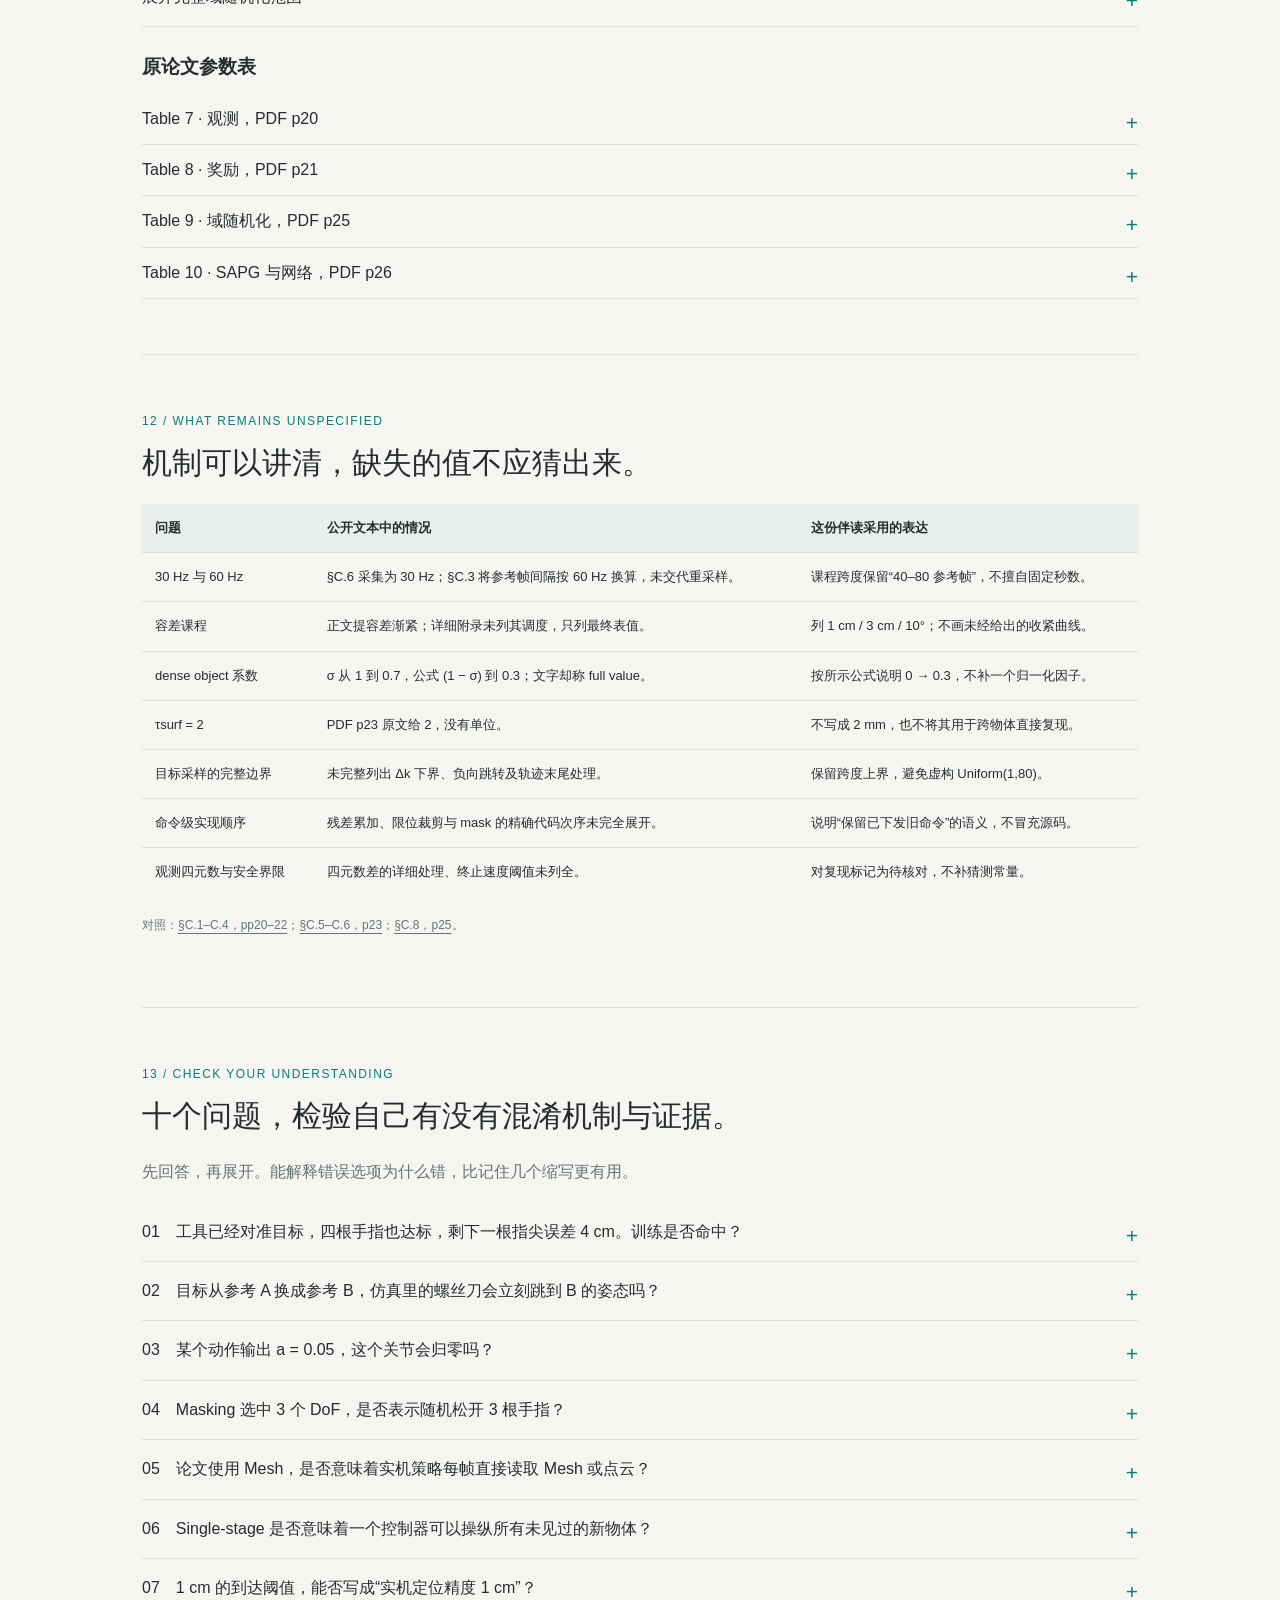
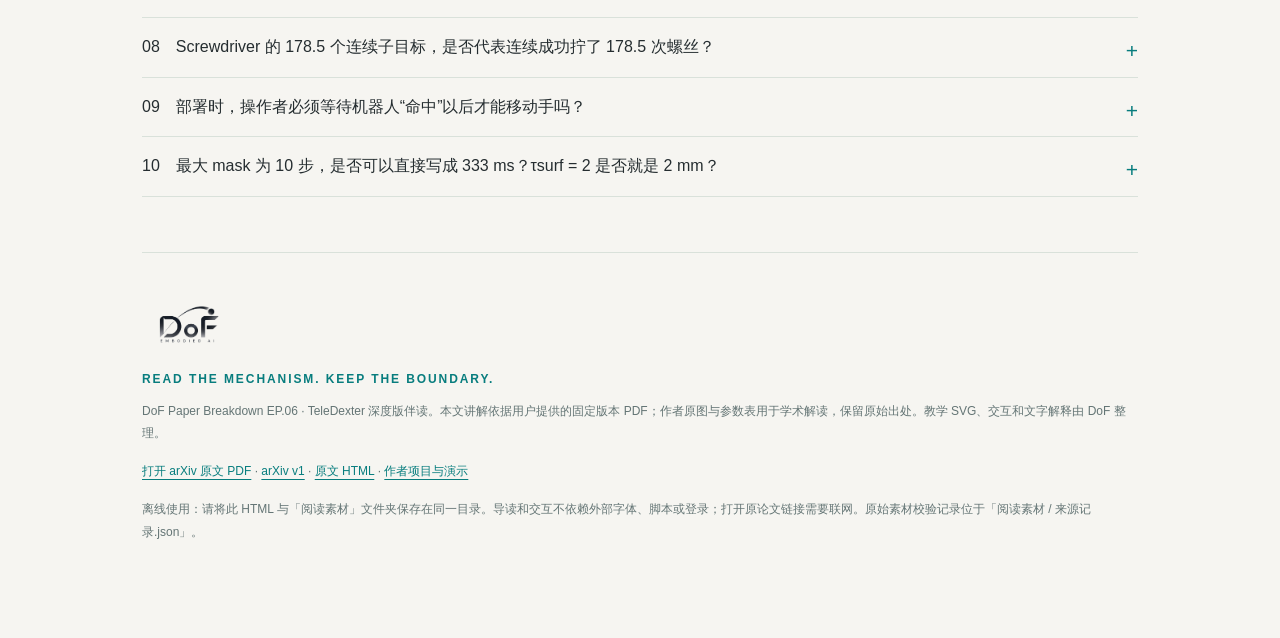
<file: Video/Paper/第六期_深度解读/逐步理解TeleDexter.html>
<!doctype html>
<html lang="zh-CN">
<head><meta charset="utf-8"><meta name="viewport" content="width=device-width,initial-scale=1">
<title>逐步理解 TeleDexter · DoF Paper EP.06</title>
<style>
:root{--paper:#f6f5f1;--white:#fffefa;--ink:#252d30;--muted:#647575;--line:#d9e1da;--teal:#087d7e;--blue:#416aa0;--amber:#a9653b;--pale:#e8efea;--serif:Georgia,'Songti SC','STSong',serif;--sans:-apple-system,BlinkMacSystemFont,'Avenir Next','PingFang SC','Microsoft Yahei',sans-serif}
*{box-sizing:border-box}html{scroll-behavior:smooth;scroll-padding-top:80px}body{margin:0;background:var(--paper);color:var(--ink);font:16px/1.85 var(--sans)}a{color:var(--teal);text-decoration-thickness:1px;text-underline-offset:4px}button,input,select{font:inherit}button{cursor:pointer}header{padding:34px 24px 28px;text-align:center;border-bottom:1px solid var(--line)}.brand{width:140px;height:80px;object-fit:contain}.edition{font-size:11px;letter-spacing:.2em;color:var(--muted)}.hero{max-width:1060px;margin:auto;padding:64px 32px 44px}.eyebrow{font-size:12px;letter-spacing:.16em;text-transform:uppercase;color:var(--teal);font-weight:600}h1{font:500 clamp(34px,5.4vw,68px)/1.15 var(--serif);margin:18px 0 24px;letter-spacing:-.045em}h1 span{display:block;font:400 clamp(20px,3vw,32px)/1.5 var(--sans);letter-spacing:-.02em;margin-top:16px}.lead{font-size:20px;max-width:770px;line-height:1.8;color:#495a5c}.meta{display:flex;gap:14px 30px;flex-wrap:wrap;margin-top:28px;font-size:12px;color:var(--muted)}nav{position:sticky;top:0;z-index:20;background:rgba(246,245,241,.96);backdrop-filter:blur(14px);border-block:1px solid var(--line);display:flex;justify-content:center;gap:30px;padding:14px 18px;font-size:13px;overflow:auto;white-space:nowrap}nav a{text-decoration:none;color:var(--muted)}nav a:hover{color:var(--teal)}main{max-width:1060px;padding:0 32px;margin:auto}section{padding:55px 0;border-bottom:1px solid var(--line)}h2{font:500 30px/1.4 var(--serif);margin:10px 0 20px}h3{font-size:19px;font-weight:600;line-height:1.5;margin:26px 0 12px}p{margin:10px 0 16px}.section-num{color:var(--teal);font-size:12px;letter-spacing:.12em}.src{font-size:12px;color:var(--muted);margin:16px 0}.src a{color:inherit}.grid2{display:grid;grid-template-columns:1fr 1fr;gap:24px}.grid3{display:grid;grid-template-columns:repeat(3,1fr);gap:18px}.note{border-left:3px solid var(--teal);background:var(--pale);padding:15px 20px;margin:22px 0;line-height:1.8}.caution{border-color:var(--amber);background:#f0eae2}.small{font-size:13px;color:var(--muted)}.pill{font-size:10px;text-transform:uppercase;letter-spacing:.1em;padding:5px 9px;border:1px solid var(--line);border-radius:4px;display:inline-block;color:var(--muted)}figure{margin:26px 0}figure img{display:block;max-width:100%;max-height:600px;margin:auto;background:white;object-fit:contain;cursor:zoom-in}figcaption{margin-top:12px;font-size:12px;line-height:1.75;color:var(--muted)}.paperframe{padding:22px;background:#fff;border:1px solid var(--line);border-radius:8px}.paperframe img{width:100%}.panel{background:var(--white);border:1px solid var(--line);border-radius:10px;padding:26px}.panel h3:first-child{margin-top:0}.widget{border:1px solid var(--line);border-radius:10px;background:var(--white);padding:25px;margin:26px 0}.widgethead{display:flex;justify-content:space-between;gap:18px;align-items:baseline;margin-bottom:16px}.widgethead strong{font-size:17px}.widgethead span{font-size:11px;color:var(--muted)}.controls{display:flex;flex-wrap:wrap;gap:16px;align-items:center;margin-top:16px}.controls label{flex:1;min-width:150px;font-size:12px;color:var(--muted)}input[type=range]{display:block;width:100%;accent-color:var(--teal);margin:10px 0}output{font-variant-numeric:tabular-nums;color:var(--ink);font-weight:600}.button{background:var(--paper);border:1px solid var(--line);border-radius:6px;padding:8px 14px;color:var(--ink);line-height:1.6}.button:hover,.button.active{background:var(--teal);color:white;border-color:var(--teal)}.button:focus-visible,a:focus-visible,summary:focus-visible{outline:3px solid #8ec7c3;outline-offset:4px}.svgwrap{overflow:auto}.diagram{width:100%;height:auto;display:block;min-width:580px}.diagram text{font-family:var(--sans)}.diagram .label{font-size:16px;fill:var(--ink);font-weight:500}.diagram .sub{font-size:12px;fill:var(--muted)}.diagram .tiny{font-size:10px;fill:var(--muted)}.formula{background:var(--pale);border-radius:6px;padding:18px 20px;overflow:auto;font:16px/1.85 'SFMono-Regular',Consolas,monospace;margin:18px 0;white-space:normal}.formula div{white-space:nowrap}.formula sub{font-size:11px}.formula em{font-style:normal;color:var(--teal)}.symbols{display:grid;grid-template-columns:90px 1fr;gap:9px 18px;font-size:14px}.symbols dt{font-family:Georgia,serif;color:var(--teal)}.symbols dd{margin:0}.tablewrap{overflow:auto;margin:18px 0}table{border-collapse:collapse;width:100%;font-size:13px}th,td{text-align:left;padding:12px 13px;border-bottom:1px solid var(--line);vertical-align:top}th{font-weight:600;background:var(--pale);white-space:nowrap}td:first-child{font-weight:500}tr:last-child td{border-bottom:0}.statrow{display:grid;grid-template-columns:repeat(4,1fr);margin:28px 0;border-block:1px solid var(--line)}.stat{padding:20px 10px;border-right:1px solid var(--line)}.stat:last-child{border:0}.stat b{font-size:28px;display:block;font-weight:500;letter-spacing:-.04em}.stat span{font-size:11px;color:var(--muted)}.gate{padding:15px 18px;border:1px solid var(--line);border-radius:7px;margin-top:18px;display:flex;gap:16px;align-items:center}.gate .dot{width:10px;height:10px;background:var(--amber);border-radius:50%;flex:none}.gate.pass{border-color:#83b6a6;background:#eef5ee}.gate.pass .dot{background:var(--teal)}.gate strong{font-size:15px}.gate p{font-size:13px;margin:0;color:var(--muted)}.stepcopy{min-height:85px;font-size:15px;margin:20px 0 0;padding:18px 20px;border-left:3px solid var(--teal);background:var(--pale)}.badgelist{display:flex;gap:10px;flex-wrap:wrap}.badgelist span{padding:5px 10px;border:1px solid var(--line);border-radius:4px;font-size:12px}.row22{display:grid;grid-template-columns:repeat(11,1fr);gap:8px;margin:22px 0}.joint{border:1px solid var(--line);border-radius:7px;text-align:center;padding:11px 2px;font-size:12px;color:var(--muted);transition:background .3s,color .3s}.joint.selected{background:#a9653b;color:white;border-color:#a9653b}.ribbon{display:flex;gap:8px;align-items:center;font-size:13px;color:var(--muted)}.ribbon span{border:1px solid var(--line);padding:8px 12px;border-radius:5px;background:white}.ribbon b{color:var(--teal)}details{border-block-end:1px solid var(--line);padding:16px 0}summary{cursor:pointer;font-weight:500;line-height:1.65;list-style:none;padding-right:30px;position:relative}summary:after{content:'+';position:absolute;right:0;top:0;color:var(--teal);font-size:21px}details[open]>summary:after{content:'−'}details>div{padding:15px 0 0;font-size:14px;color:#526365}.originals details{padding:12px 0}.originals figure{margin:16px 0 5px}.steps{margin:18px 0;padding-left:24px}.steps li{padding:5px 0 9px}.video-link{display:inline-block;margin-top:8px}.footer{max-width:1060px;margin:auto;padding:45px 32px 60px}.footer p{font-size:12px;color:var(--muted)}.footer .brand{width:90px;height:50px;display:block;margin-bottom:20px}.muted{color:var(--muted)}.narrow{max-width:800px}.twoline{white-space:nowrap}dialog{max-width:95vw;max-height:95vh;padding:50px 20px 18px;border:0;border-radius:8px;background:white;box-shadow:0 20px 80px #0005}dialog::backdrop{background:#152026d9}dialog img{display:block;max-width:90vw;max-height:80vh;object-fit:contain}dialog button{position:absolute;right:18px;top:12px;border:1px solid var(--line);background:var(--paper);border-radius:4px;padding:3px 12px}dialog p{font-size:12px;color:var(--muted)}.printlabel{display:none}
@media(max-width:720px){body{font-size:15px}.hero{padding:38px 22px 30px}main{padding:0 22px}.lead{font-size:17px}nav{justify-content:flex-start;gap:22px;padding:12px 22px}section{padding:35px 0}h2{font-size:25px}.grid2,.grid3{grid-template-columns:1fr}.widget,.panel{padding:18px}.paperframe{padding:10px}.widgethead{display:block}.widgethead span{display:block;margin-top:5px}.statrow{grid-template-columns:1fr 1fr}.stat:nth-child(2){border:0}.stat:nth-child(-n+2){border-bottom:1px solid var(--line)}.stat b{font-size:25px}.row22{gap:5px}.joint{font-size:10px;padding:8px 0}.ribbon{flex-wrap:wrap}.formula{font-size:13px}.symbols{grid-template-columns:70px 1fr}.footer{padding:32px 22px}.controls label{min-width:100%}}
@media(prefers-reduced-motion:reduce){html{scroll-behavior:auto}*{transition:none!important}}
@media print{nav,.controls,.button,dialog{display:none!important}header{padding:10px}.hero{padding:20px 0}.brand{height:55px}body{font-size:11px;line-height:1.7}main,.hero,.footer{max-width:none;padding-inline:0}section{padding:20px 0;break-inside:avoid}h1{font-size:36px}h2{font-size:23px}figure img{max-height:380px}.widget{break-inside:avoid}.printlabel{display:inline}a{color:inherit}.diagram{min-width:0}.row22{grid-template-columns:repeat(11,1fr)}.small,.src,figcaption{font-size:10px}.footer{padding:20px 0}}
</style></head>
<body>
<header><img class="brand" src="阅读素材/dof-metal-transparent.png" alt="DoF Embodied AI"><div class="edition">PAPER BREAKDOWN · EP.06 · READING COMPANION</div></header>
<div class="hero"><div class="eyebrow">Towards Human-level Dexterous Teleoperation</div><h1>逐步理解 TeleDexter<span>从一个转动螺丝刀的动作，理解目标、接触与控制。</span></h1><p class="lead">人说清“工具要去哪里”，机器人学会“怎样换握，才能到那里”。这份伴读把论文中的参考构造、共同跟踪强化学习和实机边界接到同一条线上。</p><div class="meta"><span>对应深度视频：上 / 中 / 下三部分</span><span>固定来源：arXiv v1 · 27 页</span><span>图、表和 PDF 可离线阅读</span></div></div>
<nav aria-label="章节导航"><a href="#map">全貌</a><a href="#reference">参考</a><a href="#inputs">输入</a><a href="#loop">闭环</a><a href="#goals">目标</a><a href="#reward">奖励</a><a href="#transfer">迁移</a><a href="#appendix">参数</a><a href="#check">自检</a></nav>
<main>
<section id="map"><div class="section-num">01 / THE QUESTION</div><h2>同一个任务里，有三个不同的问题。</h2><p>设想操作者已经握住螺丝刀，接下来要把刀尖转向下方，再持续转动工具。机器人手的结构与人手不同：仅仅复制手指角度，既不能保证接触位置对齐，也不能保证工具不会滑落。</p><div class="grid3"><div class="panel"><div class="eyebrow">Geometry</div><h3>想要什么几何关系？</h3><p>把人手动作转成机器人可表达的指尖位置，同时保留工具的位置与朝向目标。</p></div><div class="panel"><div class="eyebrow">Dynamics</div><h3>怎样经过中间状态？</h3><p>通过物理仿真中的反复试错，学习支撑、换握与转动之间的接触控制。</p></div><div class="panel"><div class="eyebrow">Evidence</div><h3>实机上证明了什么？</h3><p>在指定手、物体和任务协议下评估完整成功与阶段进度，并记录失效方式。</p></div></div>
<figure class="paperframe"><img src="阅读素材/fig02_method_with_caption.png" alt="原论文 Figure 2：人手物体参考数据、强化学习共同跟踪与部署三个模块"><figcaption>原论文 Fig. 2，PDF p4。原始图与图注完整保留。图中的改进百分数需要回到对应指标与实验协议解读，不能直接当成所有任务的完整成功率。</figcaption></figure><div class="note"><strong>阅读约定：</strong>白底原图与表格来自论文；下面可操作的简图是 DoF 教学示意，不是仿真轨迹、真实接触力或新实验。页码统一指 PDF 物理页码。</div><p class="src">来源：<a href="https://arxiv.org/pdf/2607.11481v1#page=4">§3，pp4–6</a>；<a href="https://arxiv.org/pdf/2607.11481v1#page=9">§6，p9</a>。</p></section>

<section id="reference"><div class="section-num">02 / BUILD A REFERENCE</div><h2>先把人手动作变成机器人可以追踪的目标。</h2><div class="grid2"><div><p>离线采集使用 NOKOV 光学动捕。完整标记手套提供手部关节位置与位姿，物体上也有刚体标记。每个物体录制 <strong>150 段 × 20 秒</strong>，论文报告共约 <strong>50 分钟</strong>参考动作。</p><p>参考构造分两步：先用向量重定向保留动作的几何意图；再利用物体 Mesh 的表面与内外距离，调整贴合、穿透、指间碰撞和时间平滑。</p><p>优化得到机器人的关节参考 q*，正运动学再将 q* 转成指尖目标。物体目标保留采集到的位姿。它们一起构成“共同跟踪”的目标。</p></div><figure class="paperframe" style="margin-top:0"><img src="阅读素材/fig08_mocap_with_caption.png" alt="原论文 Figure 8：NOKOV动捕场地，离线采集手套和实时遥操作手套"><figcaption>Fig. 8，PDF p19。离线手套标记更完整；实时手套主要跟踪手腕与指尖。当前系统依赖动捕与物体标记。</figcaption></figure></div>
<div class="ribbon" aria-label="参考构造顺序"><span>人手 + 物体记录</span><b>→</b><span>向量重定向</span><b>→</b><span>几何后优化</span><b>→</b><span>指尖 + 物体目标</span></div>
<div class="formula"><div>L = Σ<sub>t</sub> [L<sub>vec</sub> + <em>10</em>L<sub>surf</sub> + <em>2</em>L<sub>pen</sub> + <em>10</em>L<sub>col</sub>] + <em>0.1</em>L<sub>smooth</sub></div></div>
<dl class="symbols"><dt>L<sub>vec</sub></dt><dd>向量匹配：保持人手动作与机器人动作的几何关系。</dd><dt>L<sub>surf</sub></dt><dd>近接触表面项：拉近物体外侧、被选中的近表面点。</dd><dt>L<sub>pen</sub></dt><dd>穿透惩罚：把进入物体内部的手表面点推出来。</dd><dt>L<sub>col</sub></dt><dd>指间碰撞：减少不同手指碰撞球之间的重叠。</dd><dt>L<sub>smooth</sub></dt><dd>时间平滑：约束速度、加速度与 jerk，抑制抖动。</dd></dl>
<div class="note">这些优化改善的是<strong>几何参考</strong>。工具有没有足够支撑、换握时会不会滑落，仍需要接触动力学中的控制学习。论文没有把几何优化当成力闭合证明。</div><p class="src">来源：<a href="https://arxiv.org/pdf/2607.11481v1#page=6">Eq. (4)，p6</a>；<a href="https://arxiv.org/pdf/2607.11481v1#page=18">§B.3.1，pp18–19</a>；<a href="https://arxiv.org/pdf/2607.11481v1#page=23">§C.5–C.6，p23</a>。</p></section>

<section id="inputs"><div class="section-num">03 / STATE AND GOAL</div><h2>它看到“现在”，也看到“下一步想要什么”。</h2><p>在手内控制分支，位置与姿态都转换到手腕坐标系。这样，工具与手共同平移时，其相对几何可以保持一致；重力向量则告诉策略，手中的“向下”在哪里。</p><div class="grid2"><div class="panel"><h3>当前状态 · State</h3><p>机器人关节角与三角编码、工具当前的位置和四元数、腕坐标下重力、上一次低层命令。</p><div class="badgelist"><span>q / cos q / sin q</span><span>物体位姿</span><span>重力</span><span>前一命令</span></div></div><div class="panel"><h3>目标与误差 · Goal</h3><p>目标指尖位置、目标物体位姿，以及它们相对于当前状态的误差。目标工具姿态与当前工具姿态必须分开。</p><div class="badgelist"><span>指尖目标</span><span>物体目标</span><span>位置差</span><span>旋转差</span></div></div></div>
<div class="statrow"><div class="stat"><b>142</b><span>SharpaWave 观测维度</span></div><div class="stat"><b>112</b><span>LeapHand 观测维度</span></div><div class="stat"><b>22 / 16</b><span>两种手的关节动作维度</span></div><div class="stat"><b>5 / 4</b><span>被追踪的指尖数量</span></div></div>
<div class="formula"><div>观测维度 = <em>4n</em> + <em>6F</em> + <em>24</em></div><div>SharpaWave：4 × 22 + 6 × 5 + 24 = 142</div><div>LeapHand：4 × 16 + 6 × 4 + 24 = 112</div></div><p class="small">n 是关节自由度，F 是指尖数。Table 7 的总维度已经包含目标；不要在 142 维之后再重复追加一份目标。</p>
<details><summary>腕坐标为什么有用？重力能告诉它完整绝对朝向吗？</summary><div><p>标准坐标变换可以写为 p<sub>wrist</sub> = R<sub>wrist</sub><sup>T</sup>(p<sub>world</sub> − t<sub>wrist</sub>)：先消除手腕的平移，再消除其旋转。它描述工具相对于手的位置。</p><p>重力可以指示倾斜与“向下”，但单靠一个重力向量不能确定绕重力轴的绝对 yaw。不要把它扩展成完整世界姿态的可观测性证明。</p></div></details>
<div id="glossary" style="scroll-margin-top:90px"><details><summary>先补齐十个术语：把这里会用到的最低先验一次说清</summary><div>
<dl class="symbols">
<dt>Pose / 6D</dt><dd><strong>位姿</strong>同时描述物体在哪里、朝向哪里：三维平移加三维旋转，共 6 个自由度。Table 7 用四元数的 4 个分量表达旋转，但它受单位长度约束，且 q 与 −q 表示同一旋转；4 个数不代表多出一个旋转自由度。</dd>
<dt>FK / IK</dt><dd><strong>正运动学 FK</strong>从机器人关节角计算连杆或指尖的位置，本文用它把优化后的 q* 转成指尖目标。<strong>逆运动学 IK</strong>从期望末端位姿反求关节配置，本文手臂分支用它跟踪操作者的手腕。</dd>
<dt>DoF</dt><dd><strong>自由度</strong>描述独立的运动变量；这里手部动作的 22 / 16 维对应 SharpaWave / LeapHand 的关节自由度。同一个手指可以包含多个 DoF，所以随机选 3 个 DoF 不能理解为选 3 根手指。</dd>
<dt>Contact /<br>Finger gaiting</dt><dd><strong>接触</strong>是手指与物体之间传递支撑与运动的物理关系；有接触不代表策略直接看到了接触力。<strong>手指换步</strong>指改变部分手指的接触位置、由其他接触继续支撑，例如转动螺丝刀时重新布置抓握；这是机制示意，不是论文规定的固定换指顺序。</dd>
<dt>Policy / RL /<br>Reward</dt><dd><strong>策略 policy</strong>根据当前观测、目标和历史上下文产生动作；本文输出再转换为关节位置命令。<strong>强化学习 RL</strong>在交互中根据<strong>奖励 reward</strong>更新策略，奖励评价动作后是否更接近或到达目标，并不直接告诉它每根手指应发什么命令。</dd>
<dt>Episode /<br>Env step</dt><dd><strong>Episode</strong>是一段从初始化到终止的仿真交互；<strong>环境步</strong>是其中一次推进与观测更新。62,400 个并行环境各走一步，会累计许多环境步，所以总训练的约 10¹⁰ 步不能按单台机器人的动作时长直接换算。</dd>
<dt>Dense / Sparse</dt><dd>这里说的是<strong>奖励给出的频度</strong>：dense 项每步提供误差相关引导，sparse 项要等满足子目标到达事件才触发。它们不是点云密度，也不是网络参数稀疏度；本文将二者结合，再加入时间成本。</dd>
<dt>LSTM</dt><dd><strong>LSTM</strong>是一种带内部记忆状态的循环网络，帮助策略利用前后观测的时间上下文，而不只孤立看一帧。附录给出 hidden size 512 和训练序列长度 4；后者不是“实机最多记住四帧”的证据。</dd>
<dt>SAPG</dt><dd>本文采用的 RL 训练方法；按作者描述，多个 block 独立探索，再汇聚梯度推进学习，附录使用 6 个 blocks。它们不是部署时的六种固定技能或六个必然轮流切换的专家，论文没有在此展开算法全部细节。</dd>
<dt>Sim-to-real</dt><dd><strong>仿真到现实迁移</strong>是把仿真学到的策略部署到真实机器人，同时面对摩擦、柔顺、测量和时延等差异。本文以域随机化和命令 masking 增强应对能力，真实环境冲击和接触卡滞仍构成边界。</dd>
</dl><p class="src">术语解释结合 <a href="https://arxiv.org/pdf/2607.11481v1#page=19">§B.3.2–C.1，pp19–20</a>、<a href="https://arxiv.org/pdf/2607.11481v1#page=21">§C.2–C.4，pp21–22</a> 与 <a href="https://arxiv.org/pdf/2607.11481v1#page=25">§C.8–C.9、Table 10，pp25–26</a>。四元数约束是该表示的基础数学说明，不是论文新增机制。</p>
</div></details></div>
<div class="note">这个 RL 控制器的输入里没有 RGB、点云、Mesh token 或直接触觉力。Mesh 用于离线参考与仿真。论文后续训练 RGB 自主策略，是另一个实验环节。</div><p class="src">来源：<a href="https://arxiv.org/pdf/2607.11481v1#page=19">§B.3.2、§C.1，p19</a>；<a href="https://arxiv.org/pdf/2607.11481v1#page=20">Table 7，p20</a>。</p></section>

<section id="loop"><div class="section-num">04 / THE CONTROL LOOP</div><h2>沿着一条命令，走完控制闭环。</h2><p>绿色表示当前状态，蓝色虚线表示目标。下面的螺丝刀与手指是示意形状：点击步骤，查看一次控制更新中信息如何流动。</p>
<div class="widget"><div class="widgethead"><strong>一次控制更新</strong><span>DoF 教学示意 · 无物理仿真 · 非实验记录</span></div><div class="svgwrap"><svg class="diagram" id="loopSVG" viewBox="0 0 940 360" role="img" aria-label="手握螺丝刀与状态、目标、策略、命令、物理反馈五步闭环"><defs><marker id="arrow" viewBox="0 0 10 10" refX="8" refY="5" markerWidth="6" markerHeight="6" orient="auto"><path d="M0 0L10 5L0 10Z" fill="#087d7e"/></marker><linearGradient id="steel" x1="0" x2="1"><stop stop-color="#afbbbc"/><stop offset=".5" stop-color="#e5e7e0"/><stop offset="1" stop-color="#849597"/></linearGradient></defs>
<path d="M72 233 Q70 290 132 303 L240 303 Q282 276 263 225" fill="#e8efea" stroke="#087d7e" stroke-width="4"/>
<g fill="none" stroke="#087d7e" stroke-width="12" stroke-linecap="round" stroke-linejoin="round"><path d="M82 245L63 180L103 142"/><path d="M120 266L105 188L137 162"/><path d="M164 279L169 185L185 162"/><path d="M212 272L229 204L228 182"/><path d="M242 241L288 195L254 145"/></g>
<g fill="#fffefa" stroke="#087d7e" stroke-width="3"><circle cx="103" cy="142" r="8"/><circle cx="137" cy="162" r="8"/><circle cx="185" cy="162" r="8"/><circle cx="228" cy="182" r="8"/><circle cx="254" cy="145" r="8"/></g>
<g transform="rotate(-31 177 190)" opacity=".55" fill="none" stroke="#416aa0" stroke-width="2.5" stroke-dasharray="6 5"><rect x="158" y="99" width="38" height="145" rx="14"/><path d="M171 99V39H183V99"/></g>
<g id="currentTool" transform="rotate(0 177 190)"><rect x="160" y="95" width="34" height="148" rx="13" fill="#56767c" stroke="#253e43" stroke-width="2"/><path d="M172 95V36H182V95" fill="url(#steel)" stroke="#627b7c"/><path d="M172 36L174 22H180L182 36" fill="#627b7c"/><path d="M171 115V222M183 115V222" stroke="#9bb4b7" stroke-width="3"/></g>
<text x="62" y="338" class="sub">当前状态</text><line x1="41" y1="334" x2="56" y2="334" stroke="#087d7e" stroke-width="3"/><text x="210" y="338" class="sub">目标示意</text><line x1="187" y1="334" x2="204" y2="334" stroke="#416aa0" stroke-dasharray="4 3" stroke-width="2"/>
<g id="loopNode0"><rect x="372" y="37" width="155" height="66" rx="8" fill="#e8efea" stroke="#087d7e"/><text x="389" y="64" class="label">1 读取当前状态</text><text x="389" y="86" class="sub">手、物体、重力</text></g>
<g id="loopNode1"><rect x="569" y="37" width="155" height="66" rx="8" fill="#fffefa" stroke="#d9e1da"/><text x="586" y="64" class="label">2 组装目标</text><text x="586" y="86" class="sub">指尖 + 物体位姿</text></g>
<g id="loopNode2"><rect x="763" y="37" width="155" height="66" rx="8" fill="#fffefa" stroke="#d9e1da"/><text x="780" y="64" class="label">3 策略推理</text><text x="780" y="86" class="sub">LSTM + MLP</text></g>
<g id="loopNode3"><rect x="763" y="208" width="155" height="66" rx="8" fill="#fffefa" stroke="#d9e1da"/><text x="780" y="235" class="label">4 更新关节命令</text><text x="780" y="257" class="sub">残差、死区、限位</text></g>
<g id="loopNode4"><rect x="372" y="208" width="352" height="66" rx="8" fill="#fffefa" stroke="#d9e1da"/><text x="389" y="235" class="label">5 接触改变，状态更新</text><text x="389" y="257" class="sub">仿真 / 真实物理响应 → 再测量</text></g>
<g fill="none" stroke="#087d7e" stroke-width="2" marker-end="url(#arrow)"><path d="M528 70H558"/><path d="M725 70H752"/><path d="M842 104V195"/><path d="M762 241H735"/><path d="M450 207V117"/></g><text x="397" y="322" class="sub">训练：状态与奖励更新策略参数</text><text x="397" y="342" class="sub">部署：运行训练好的策略，操作者持续给目标</text></svg></div><div class="controls" id="loopButtons" aria-label="选择控制步骤"><button class="button active" data-step="0" aria-pressed="true">1 读取</button><button class="button" data-step="1" aria-pressed="false">2 目标</button><button class="button" data-step="2" aria-pressed="false">3 推理</button><button class="button" data-step="3" aria-pressed="false">4 命令</button><button class="button" data-step="4" aria-pressed="false">5 反馈</button></div><p class="stepcopy" id="loopCopy" aria-live="polite">先读取当前关节与工具状态。真实系统依赖机器人状态和外部动捕；这一步不能被“已经知道目标”替代。</p></div>
<p>手臂另走一条分支：世界坐标下的操作者手腕位姿，经逆运动学变成机械臂关节目标。手内策略集中处理腕坐标下的手指—物体关系。</p><p class="src">来源：<a href="https://arxiv.org/pdf/2607.11481v1#page=4">Fig. 2、§3，pp4–6</a>；<a href="https://arxiv.org/pdf/2607.11481v1#page=19">§B.3.2、§C.1，pp19–20</a>。图中具体工具角度仅为教学设定。</p></section>

<section id="action"><div class="section-num">05 / FROM OUTPUT TO MOTION</div><h2>动作可以意味着“继续保持”。</h2><p>附录的网络输出是归一化关节残差，再转换为位置命令。它不是电机扭矩，也不是把人手每一个关节直接复制过去。</p><div class="formula"><div>deadzone(a) = sign(a) · max(|a| − <em>0.1</em>, 0)</div><div>q<sub>cmd,new</sub> = clip<sub>joint limits</sub>(q<sub>cmd,previous</sub> + <em>0.1</em> · deadzone(a))</div></div>
<div class="widget"><div class="widgethead"><strong>试一个关节维度</strong><span>只展示输出变换 · 不代表真实运动幅度</span></div><div class="grid2"><div><label for="actionSlider">网络输出 a：<output id="actionValue">0.50</output></label><input type="range" id="actionSlider" min="-1" max="1" step=".01" value=".5"><p>经过死区：<output id="deadValue">0.40</output><br>新增命令量 Δq：<output id="deltaValue">0.040</output></p><p class="small" id="actionCopy">输出超过死区，增量加到之前的命令上。</p></div><div><svg viewBox="0 0 400 170" width="100%" role="img" aria-label="动作死区映射曲线，横轴网络输出，纵轴关节命令增量"><rect x="183" y="18" width="34" height="130" fill="#e8efea"/><path d="M30 85H370M200 18V148" stroke="#bac9c3"/><path d="M30 145L183 85H217L370 25" fill="none" stroke="#087d7e" stroke-width="3"/><circle id="actionPoint" cx="285" cy="58.3" r="7" fill="#a9653b" stroke="#fffefa" stroke-width="2"/><g font-size="11" fill="#647575"><text x="23" y="163">−1</text><text x="196" y="163">0</text><text x="364" y="163">1</text><text x="220" y="105">±0.1 死区</text><text x="34" y="25">Δq</text><text x="351" y="105">a</text></g></svg></div></div></div>
<div class="note">a = 0.05 时，新增量为零，保持上一条命令；a = 0.50 时，新增量为 0.04。这里沿用论文的关节参数化，不能把 0.04 随意读成 0.04 度。最终还会按关节限位裁剪。</div><p class="src">来源：<a href="https://arxiv.org/pdf/2607.11481v1#page=20">§C.1，p20</a>。正文与附录对动作符号的抽象层次不同，阅读实现应以残差转换说明为准。</p></section>

<section id="goals"><div class="section-num">06 / WHEN IS A GOAL REACHED?</div><h2>工具到位、指尖到位，还要停留一小段时间。</h2><p>如果工具旋转正确，但手指还在危险的换握中，单看工具误差会过早宣告成功。训练里的子目标到达条件同时检查三类误差，并要求连续满足一个停留窗口。</p><div class="formula"><div>e<sub>tip,f</sub> = ‖p<sub>tip,f</sub> − p*<sub>tip,f</sub>‖ &lt; <em>3 cm</em>，对每一个指尖</div><div>e<sub>pos</sub> = ‖x<sub>object</sub> − x*<sub>object</sub>‖ &lt; <em>1 cm</em></div><div>e<sub>rot</sub> = ‖Log(R*ᵀR)‖ &lt; <em>10°</em></div><div>连续达标 N<sub>stay</sub> 帧，N<sub>stay</sub> ∼ Uniform{<em>5,…,15</em>}</div></div><p class="small">星号代表目标。Log 把三维旋转差转换为旋转向量，其长度就是角度误差；公式计算使用弧度。指尖门槛要求每根指尖过关，不是平均误差过关。</p>
<div class="widget"><div class="widgethead"><strong>调整误差，判断这一刻是否“命中”</strong><span>教学例子固定 Nstay = 10 · 不是实机精度测量</span></div><div class="controls"><label>物体位置误差 <output id="objOut">0.7 cm</output><input type="range" id="objErr" min="0" max="2" step=".1" value=".7"></label><label>最差指尖误差 <output id="tipOut">2.0 cm</output><input type="range" id="tipErr" min="0" max="5" step=".1" value="2"></label><label>旋转误差 <output id="rotOut">6°</output><input type="range" id="rotErr" min="0" max="20" step="1" value="6"></label><label>当前连续达标帧 <output id="stayOut">4 / 10</output><input type="range" id="stayFrames" min="0" max="15" step="1" value="4"></label></div><div class="gate" id="goalGate" aria-live="polite"><span class="dot"></span><div><strong id="gateTitle">几何误差合格，停留时间还不够。</strong><p id="gateDetail">继续保持 6 帧，才触发这个教学子目标的到达事件。</p></div></div></div>
<div class="grid2"><div class="panel"><h3>命中后：换目标</h3><p>90% 概率在同一参考中按间隔选新目标；10% 概率换到同一物体的另一条参考，保留帧索引 k。<strong>目标变了，仿真中的工具不会瞬移。</strong></p><p class="small">跨度上界随课程从 40 增至 80 参考帧。完整下界与负向跳转实现没有列全。</p></div><div class="panel"><h3>失败后：重置状态</h3><p>结束当前 episode，再从参考轨迹前 90% 的某一帧初始化手与物体状态。这里改变的是仿真的物理初态。</p><p class="small">例如物体位置误差超过 15 cm 会终止；另有速度安全界限与累计超容差帧预算。</p></div></div>
<div class="note caution">1 cm / 3 cm / 10° 是<strong>训练子目标判定阈值</strong>，不是实机平均定位误差。附录 any-to-any 测试使用另一个协议：物体 2 cm / 20°，不能将两者混用。</div><p class="src">来源：<a href="https://arxiv.org/pdf/2607.11481v1#page=20">§C.2、Table 8，pp20–21</a>；<a href="https://arxiv.org/pdf/2607.11481v1#page=22">§C.4，p22</a>；<a href="https://arxiv.org/pdf/2607.11481v1#page=13">§A.1，p13</a>。</p></section>

<section id="reward"><div class="section-num">07 / WHAT THE REWARD TEACHES</div><h2>主要奖励“到达”，小奖励指路，时间成本催促前进。</h2><div class="formula"><div>r = <em>𝟙<sub>hit</sub> · w<sub>step</sub> · r<sub>score</sub></em> + 0.1 · r<sub>dense</sub> − 0.1</div><div>ρ<sub>i</sub> = exp(−β<sub>i</sub> · e<sub>i</sub>)</div><div>r<sub>score</sub> = 1.5 [0.5 Σ<sub>f</sub> ρ<sub>f</sub> + 2 (ρ<sub>pos</sub> + ρ<sub>rot</sub>)]</div></div>
<dl class="symbols"><dt>𝟙<sub>hit</sub></dt><dd>事件开关：完成连续停留条件时才为 1。还没到达时，主要稀疏项为 0。</dd><dt>w<sub>step</sub></dt><dd>跨度权重：同轨迹为 |Δk| + 5；跨轨迹情况使用 100，鼓励处理更大的参考切换。</dd><dt>ρ<sub>i</sub></dt><dd>连续相似度：误差为零时是 1，误差越大越接近 0。β 决定下降有多快。</dd><dt>r<sub>dense</sub></dt><dd>每步的小引导：指尖、两级指关节与物体误差的加权项，帮助初学策略找到方向。</dd><dt>−0.1</dt><dd>每步时间成本：避免一直停在“差不多接近”的位置。</dd></dl>
<div class="grid2"><div class="panel"><h3>一个能手算的例子</h3><p>假设 SharpaWave 五个指尖和物体都<strong>零误差</strong>，每个 ρ 都为 1，则：</p><div class="formula">r<sub>score</sub> = 1.5 × [0.5 × 5 + 2 × (1 + 1)] = <em>9.75</em></div><p>若 |Δk| = 20，命中时的稀疏项为 25 × 9.75 = <strong>243.75</strong>，再加 dense 项并减时间成本。</p><p class="small">这是按公式计算的理想例子，不是测得的单步平均奖励；非命中时不能领取这笔奖励。</p></div><div class="panel"><h3>误差怎样进入奖励？</h3><p>以非拇指为例，β = 90。若指尖距离误差为 1 cm：</p><div class="formula">ρ = exp(−90 × 0.01) ≈ <em>0.407</em></div><p>这里使用米；旋转项使用弧度。权重和单位混用，会使同一个“1”对应完全不同的惩罚。</p><p class="small">这一计算只说明指数核的形状，不说明论文平均指尖误差就是 1 cm。</p></div></div>
<p class="src">来源：<a href="https://arxiv.org/pdf/2607.11481v1#page=20">Eq. (5)–(8)、§C.2，pp20–21</a>。完整 β 与 dense 权重见本页参数区。</p></section>

<section id="transfer"><div class="section-num">08 / LEARNING TO HANDLE DELAY</div><h2>让部分关节暂时“听旧命令”。</h2><p>仿真里的各个电机可以同步响应，真实系统却有时延和不完全一致的执行。Random action masking 在训练时制造部分过期命令：暂时冻结选中的关节命令，其余关节继续接收新输出。</p><div class="widget"><div class="widgethead"><strong>22 个动作维度中的 3 个</strong><span>教学选择 J3、J9、J17 · 不是作者某次实验的采样记录</span></div><div class="row22" id="jointGrid" aria-label="22个关节命令维度"></div><div class="controls"><button class="button" id="maskToggle" aria-pressed="false">展示一次 mask</button><span class="small" id="maskLabel">全部维度接收新命令。</span></div><p class="small">格子表示关节自由度，不表示整根手指。保留命令也不意味着物理关节被锁死。</p></div>
<ol class="steps"><li><strong>触发：</strong>当前没有活跃 mask 的控制步，以 0.15 的概率开始一次事件。</li><li><strong>选择：</strong>无放回选 3 个 DoF；不是每个关节独立以 15% 概率归零。</li><li><strong>保持：</strong>在采样的时长内保留之前已下发的命令。时长上界随课程从 1 增至 10 个控制步。</li><li><strong>学习：</strong>策略看到执行后的状态，必须用仍接受更新的维度应对工具与接触的变化。</li></ol>
<div class="note">在螺丝刀例子中，某个支撑关节的命令暂时滞后，其他关节需要继续稳住工具。这是正则化意图的解释，不是“随机松开三根手指”。论文把 mask 用作训练机制，不能无依据地在部署流程中继续随机冻结。</div>
<h3>域随机化：同一动作，经历不同的“工具与测量”。</h3><p>训练还改变物体质量、摩擦、手的动力学、测量噪声和时延。例如物体质量乘数为 0.5–2.0，工具位置与指尖位置噪声各为 ±5 mm。它希望控制策略不要只适应一种理想仿真。</p><div class="grid3"><div class="panel"><h3>物理差异</h3><p>质量、表面摩擦、滚动 / 扭转摩擦、恢复系数、几何缩放。</p></div><div class="panel"><h3>测量差异</h3><p>关节、指尖与物体位姿噪声；延迟队列与随机采样。</p></div><div class="panel"><h3>探索差异</h3><p>SAPG 的多个探索 block 汇聚学习更新；附录给出 6 blocks。</p></div></div><p class="small">这些设计不能保证覆盖所有现实情形。敲击产生的外界反力、真实材料柔顺和无触觉的接触歧义，仍可能导致失败。</p><p class="src">来源：<a href="https://arxiv.org/pdf/2607.11481v1#page=24">§C.7–C.8、Table 9，pp24–25</a>；<a href="https://arxiv.org/pdf/2607.11481v1#page=26">§C.9、Table 10，p26</a>；<a href="https://arxiv.org/pdf/2607.11481v1#page=16">§A.4，pp16–17</a>。</p></section>

<section id="train-deploy"><div class="section-num">09 / TWO DIFFERENT LOOPS</div><h2>训练时采样参考；部署时人持续给目标。</h2><div class="widget"><div class="widgethead"><strong>切换查看目标从哪里来</strong><span>共同目标形式相近，产生目标的方式不同</span></div><div class="controls"><button class="button active" id="trainButton" aria-pressed="true">训练</button><button class="button" id="deployButton" aria-pressed="false">部署</button></div><div class="svgwrap"><svg class="diagram" viewBox="0 0 900 170" role="img" aria-label="目标来源进入策略，然后与物理环境形成循环"><g fill="#e8efea" stroke="#d9e1da"><rect x="8" y="38" width="235" height="84" rx="9"/><rect x="330" y="38" width="240" height="84" rx="9"/><rect x="655" y="38" width="235" height="84" rx="9"/></g><text id="sourceMode" x="26" y="71" class="label">同一物体的参考库</text><text id="sourceModeSub" x="26" y="98" class="sub">命中后选择下个子目标</text><text x="350" y="71" class="label">状态 + 指尖与物体目标</text><text id="policyMode" x="350" y="98" class="sub">策略在奖励中更新参数</text><text id="environmentMode" x="676" y="71" class="label">并行物理仿真</text><text id="environmentSub" x="676" y="98" class="sub">课程、随机化、mask</text><path d="M253 80H314M579 80H641" stroke="#087d7e" stroke-width="2" marker-end="url(#arrow)"/></svg></div><p class="stepcopy" id="modeCopy">训练保持当前子目标，直到满足到达条件；也会经历 episode 终止与状态重置。机器人不是按固定时间戳盲目播放人手轨迹。</p></div>
<div class="tablewrap"><table><thead><tr><th>环节</th><th>离线训练</th><th>实时遥操作</th></tr></thead><tbody><tr><td>目标来源</td><td>当前物体的重定向参考库</td><td>操作者实时手指与物体运动</td></tr><tr><td>物理世界</td><td>大量并行仿真环境</td><td>机器人与真实工具</td></tr><tr><td>学习更新</td><td>依据奖励更新策略参数</td><td>执行训练好的策略</td></tr><tr><td>初始抓取</td><td>参考状态初始化用于训练</td><td>先运动学重定向，操作者再切换策略</td></tr><tr><td>跨物体</td><td>每个物体单独参考与训练</td><td>使用对应物体的控制器</td></tr></tbody></table></div>
<div class="note caution"><strong>Single-stage</strong> 指 RL 的单阶段训练方式，不表示“任意物体共用一个策略”。作者明确列出 object-specific 限制：新物体需要新的参考收集与专门训练。</div><p class="src">来源：<a href="https://arxiv.org/pdf/2607.11481v1#page=5">§3.1，p5</a>；<a href="https://arxiv.org/pdf/2607.11481v1#page=9">§6，p9</a>；<a href="https://arxiv.org/pdf/2607.11481v1#page=19">§B.3.2，p19</a>；<a href="https://arxiv.org/pdf/2607.11481v1#page=22">§C.4，p22</a>。</p></section>

<section id="evidence"><div class="section-num">10 / READ THE EVIDENCE</div><h2>转动工具的片段，不等于整个任务成功。</h2><figure class="paperframe"><img src="阅读素材/fig03d_screwdriver.png" alt="论文Figure 3d螺丝刀任务协议：从拿起、转向、使用到放回"><figcaption>原论文 Fig. 3(d)，PDF p7。ScrewdriverUse 包含五个阶段；详细定义见 §B.1，p17。截取自原任务协议图。</figcaption></figure><p>螺丝刀实验评估的是拿起、转向刀尖朝下、完成拧紧、转到放置姿态、放回的连续过程。<strong>SR</strong> 统计完整任务成功；<strong>TP</strong> 表示阶段进度。仿真的连续子目标数量和 episode length 又是另一组指标。</p><div class="grid2"><div class="panel"><h3>一个有协议的消融结果</h3><p>Table 5 的实机 ScrewdriverUse：有 action masking 时 SR / TP 为 <strong>73.3% / 86.7%</strong>；去掉 masking 后为 <strong>0.0% / 36.0%</strong>。</p><p class="small">该比较支持 masking 在这一协议中的价值；不能改写成所有机器人任务都增加 73.3 个百分点。</p></div><div class="panel"><h3>一个不能跨域改写的数字</h3><p>Table 4 的 Screwdriver 仿真测试，完整方法连续子目标数为 <strong>178.5</strong>，对照 dense 训练为 <strong>2.7</strong>。</p><p class="small">这是仿真中的连续子目标，不是机器人在现实中连续拧好 178 颗螺丝。</p></div></div>
<details><summary>三个明确的失败类型：冲击、换接触卡住、跟踪停滞</summary><div><figure class="paperframe"><img src="阅读素材/fig07_failures_with_caption.png" alt="原论文Figure7三个失败类型与示例"><figcaption>Fig. 7，PDF p16；说明见 §A.4，pp16–17。原始图注完整保留。</figcaption></figure><p>训练主要覆盖自由空间中的手—物体交互，环境冲击可能超出分布；真实手的被动柔顺与刚体仿真不同，接触切换可能卡住；没有直接触觉状态反馈，某些换握会停滞。高任务进度仍可能在最后一阶段失败。</p></div></details><p class="src">来源：<a href="https://arxiv.org/pdf/2607.11481v1#page=9">Tables 4–5，p9</a>；<a href="https://arxiv.org/pdf/2607.11481v1#page=17">§B.1，p17</a>。视频和更完整实验解释见深度版第三部分；<a href="https://bigai-dex.github.io/blog/teledexter/" target="_blank" rel="noopener">作者项目页与演示</a>。</p></section>

<section id="appendix"><div class="section-num">11 / APPENDIX DESK</div><h2>把数值放回它所属的环节。</h2><p>以下为附录参数速查。原图可点击放大；若准备复现，还需要核对未公开的实现细节。所有数值均对应本篇固定版本，而不是跨论文的推荐配置。</p>
<div class="tablewrap"><table><thead><tr><th>环节</th><th>参数</th><th>明确值</th><th>PDF 来源</th></tr></thead><tbody>
<tr><td>离线参考</td><td>每物体录制</td><td>150 × 20 秒；30 Hz；每段 600 帧</td><td>§C.6，p23</td></tr><tr><td>向量重定向</td><td>Adam 学习率 / 次数</td><td>1e−3 / 6,000 次</td><td>§C.5，p23</td></tr><tr><td>几何后优化</td><td>Adam 学习率 / 次数 / 梯度裁剪</td><td>3e−3 / 160 次 / 1.0</td><td>§C.5，p23</td></tr><tr><td>策略</td><td>观测 / 动作</td><td>Sharpa：142 / 22；Leap：112 / 16</td><td>Table 7，p20</td></tr><tr><td>动作</td><td>残差尺度 / 死区</td><td>0.1 / 0.1</td><td>§C.1，p20</td></tr><tr><td>到达</td><td>物体位置 / 指尖 / 旋转</td><td>1 cm / 3 cm / 10°；连续 5–15 帧</td><td>Table 8，p21</td></tr><tr><td>目标采样</td><td>同轨迹 / 跨轨迹</td><td>90% / 10%；跨轨迹保留帧索引</td><td>§C.4，p22</td></tr><tr><td>课程</td><td>参考间隔上界 / mask 时长上界</td><td>40 → 80 参考帧 / 1 → 10 控制步</td><td>§C.3，pp21–22</td></tr><tr><td>课程</td><td>σ 调度 / 重力调度</td><td>1 → 0.7，25,600 步 / 0 → −9.8 m/s²，32,000 步</td><td>§C.3，pp21–22</td></tr><tr><td>mask</td><td>空闲时事件概率 / 自由度数</td><td>0.15 / 3；无放回采样</td><td>§C.8，pp24–25</td></tr><tr><td>网络</td><td>LSTM / 序列长度</td><td>hidden 512，LayerNorm / 4</td><td>Table 10，p26</td></tr><tr><td>网络</td><td>MLP / 激活</td><td>[512, 1024, 1024, 512, 512] / ELU</td><td>Table 10，p26</td></tr><tr><td>训练</td><td>并行环境 / 每控制器预算</td><td>62,400 / 约 10¹⁰ 环境步</td><td>§C.9，p25</td></tr><tr><td>训练</td><td>硬件 / 报告墙钟时间</td><td>4 × RTX 5090 / 约 1 天</td><td>§C.9，p25</td></tr></tbody></table></div>
<p class="small">课程中的步数是每环境计数；约 10¹⁰ 是并行累计环境步。二者不能直接混用。LSTM 序列长度 4 也不能直接解释为实机只记得 4/30 秒。</p>
<details><summary>展开完整观测维度核算</summary><div class="tablewrap"><table><thead><tr><th>元素</th><th>SharpaWave</th><th>LeapHand</th></tr></thead><tbody><tr><td>q、cos(q)、sin(q)，各 n 维</td><td>66</td><td>48</td></tr><tr><td>当前物体位置 / 四元数</td><td>3 + 4</td><td>3 + 4</td></tr><tr><td>腕坐标重力</td><td>3</td><td>3</td></tr><tr><td>目标指尖 / 指尖误差</td><td>15 + 15</td><td>12 + 12</td></tr><tr><td>目标物体位置 / 位置误差</td><td>3 + 3</td><td>3 + 3</td></tr><tr><td>目标物体四元数 / 四元数差</td><td>4 + 4</td><td>4 + 4</td></tr><tr><td>前一低层命令</td><td>22</td><td>16</td></tr><tr><td>总和</td><td><strong>142</strong></td><td><strong>112</strong></td></tr></tbody></table><p>Table 7 将四元数误差写成 target − current；具体排列、双覆盖符号处理与实现没有完全展开。不要将这个观测项与 SO(3) 对数奖励误差视作同一个定义。</p></div></details>
<details><summary>展开完整奖励权重</summary><div><div class="tablewrap"><table><thead><tr><th>对象</th><th>β</th><th>dense 权重</th></tr></thead><tbody><tr><td>拇指</td><td>100</td><td>1.0</td></tr><tr><td>其他指尖</td><td>90</td><td>各 0.8</td></tr><tr><td>lvl1 根部关节</td><td>50</td><td>0.6</td></tr><tr><td>lvl2 中间关节</td><td>40</td><td>0.4</td></tr><tr><td>物体位置</td><td>80</td><td>1.5 × (1 − σ)</td></tr><tr><td>物体旋转</td><td>3</td><td>1.5 × (1 − σ)</td></tr></tbody></table></div><p>lvl1 / lvl2 在奖励中按相应手指组聚合；它们不是 Table 7 里另加的观测。LeapHand 的指尖奖励集合省去 ring 对应项。奖励外层系数、稀疏分数与时间成本见上节。</p></div></details>
<details><summary>展开完整域随机化范围</summary><div class="tablewrap"><table><thead><tr><th>参数</th><th>类型</th><th>范围 / 值</th></tr></thead><tbody><tr><td>手 body mass</td><td>乘数</td><td>U[0.9, 1.2]</td></tr><tr><td>手 shape friction</td><td>绝对值</td><td>U[1.0, 4.0]</td></tr><tr><td>关节 Kp / Kd</td><td>乘数，各自抽样</td><td>U[0.8, 1.2]</td></tr><tr><td>物体质量</td><td>乘数</td><td>U[0.5, 2.0]</td></tr><tr><td>物体表面摩擦</td><td>绝对值</td><td>U[0.5, 4.0]</td></tr><tr><td>滚动 / 扭转摩擦</td><td>绝对值</td><td>U[0, 0.05]</td></tr><tr><td>恢复系数</td><td>增量</td><td>U[0, 1.0]</td></tr><tr><td>物体 Mesh 缩放</td><td>乘数</td><td>U[0.95, 1.05]</td></tr><tr><td>外力每步触发概率</td><td>参数采样</td><td>U[0.01, 0.25]</td></tr><tr><td>外力 scale / decay</td><td>常数</td><td>1.0 / 0.99</td></tr><tr><td>关节位置噪声</td><td>高斯增量</td><td>σ = 0.1；表中未额外注明单位</td></tr><tr><td>指尖 / 物体位置噪声</td><td>均匀增量</td><td>各 ±5 mm</td></tr><tr><td>物体姿态噪声</td><td>均匀增量</td><td>±2°</td></tr><tr><td>延迟队列 / 采样概率</td><td>常数</td><td>2 帧 / 0.5</td></tr><tr><td>初始手腕朝向</td><td>增量</td><td>±30°</td></tr><tr><td>初始参考帧</td><td>均匀抽样</td><td>轨迹前 90%</td></tr></tbody></table><p>动力学参数每 episode 独立采样；外力触发、噪声和延迟仍是时间过程。外力 scale = 1.0 不能在缺少定义时直接读作 1 N。</p></div></details>
<div class="originals"><h3>原论文参数表</h3><details><summary>Table 7 · 观测，PDF p20</summary><figure class="paperframe"><img src="阅读素材/tab07_observation.png" alt="原论文Table7完整观测表"><figcaption>原始表格，点击放大。</figcaption></figure></details><details><summary>Table 8 · 奖励，PDF p21</summary><figure class="paperframe"><img src="阅读素材/tab08_reward_parameters.png" alt="原论文Table8完整奖励参数"><figcaption>原始表格，点击放大。</figcaption></figure></details><details><summary>Table 9 · 域随机化，PDF p25</summary><figure class="paperframe"><img src="阅读素材/tab09_domain_randomization.png" alt="原论文Table9完整随机化范围"><figcaption>原始表格，点击放大。</figcaption></figure></details><details><summary>Table 10 · SAPG 与网络，PDF p26</summary><figure class="paperframe"><img src="阅读素材/tab10_sapg_hyperparameters.png" alt="原论文Table10完整SAPG训练超参数"><figcaption>原始表格，点击放大。</figcaption></figure></details></div>
</section>

<section id="unknown"><div class="section-num">12 / WHAT REMAINS UNSPECIFIED</div><h2>机制可以讲清，缺失的值不应猜出来。</h2><div class="tablewrap"><table><thead><tr><th>问题</th><th>公开文本中的情况</th><th>这份伴读采用的表达</th></tr></thead><tbody><tr><td>30 Hz 与 60 Hz</td><td>§C.6 采集为 30 Hz；§C.3 将参考帧间隔按 60 Hz 换算，未交代重采样。</td><td>课程跨度保留“40–80 参考帧”，不擅自固定秒数。</td></tr><tr><td>容差课程</td><td>正文提容差渐紧；详细附录未列其调度，只列最终表值。</td><td>列 1 cm / 3 cm / 10°；不画未经给出的收紧曲线。</td></tr><tr><td>dense object 系数</td><td>σ 从 1 到 0.7，公式 (1 − σ) 到 0.3；文字却称 full value。</td><td>按所示公式说明 0 → 0.3，不补一个归一化因子。</td></tr><tr><td>τsurf = 2</td><td>PDF p23 原文给 2，没有单位。</td><td>不写成 2 mm，也不将其用于跨物体直接复现。</td></tr><tr><td>目标采样的完整边界</td><td>未完整列出 Δk 下界、负向跳转及轨迹末尾处理。</td><td>保留跨度上界，避免虚构 Uniform(1,80)。</td></tr><tr><td>命令级实现顺序</td><td>残差累加、限位裁剪与 mask 的精确代码次序未完全展开。</td><td>说明“保留已下发旧命令”的语义，不冒充源码。</td></tr><tr><td>观测四元数与安全界限</td><td>四元数差的详细处理、终止速度阈值未列全。</td><td>对复现标记为待核对，不补猜测常量。</td></tr></tbody></table></div><p class="src">对照：<a href="https://arxiv.org/pdf/2607.11481v1#page=20">§C.1–C.4，pp20–22</a>；<a href="https://arxiv.org/pdf/2607.11481v1#page=23">§C.5–C.6，p23</a>；<a href="https://arxiv.org/pdf/2607.11481v1#page=25">§C.8，p25</a>。</p></section>

<section id="check"><div class="section-num">13 / CHECK YOUR UNDERSTANDING</div><h2>十个问题，检验自己有没有混淆机制与证据。</h2><p class="muted">先回答，再展开。能解释错误选项为什么错，比记住几个缩写更有用。</p>
<details><summary>01　工具已经对准目标，四根手指也达标，剩下一根指尖误差 4 cm。训练是否命中？</summary><div><strong>没有。</strong>每个被追踪指尖都要小于 3 cm，不能用平均值掩盖一根手指的偏差；还必须同时满足工具位置、旋转和连续停留条件。依据：Table 8，p21。</div></details>
<details><summary>02　目标从参考 A 换成参考 B，仿真里的螺丝刀会立刻跳到 B 的姿态吗？</summary><div><strong>不会。</strong>子目标切换只改变要追踪的几何目标，当前物理状态继续演化。episode reset 才重新初始化物理状态。依据：§C.4，p22。</div></details>
<details><summary>03　某个动作输出 a = 0.05，这个关节会归零吗？</summary><div><strong>不会。</strong>输出落在 ±0.1 死区内，新增命令量为零，保留之前的关节目标。这不同于把关节位置或扭矩设为零。依据：§C.1，p20。</div></details>
<details><summary>04　Masking 选中 3 个 DoF，是否表示随机松开 3 根手指？</summary><div><strong>不是。</strong>选中的是 3 个关节维度，暂时保留旧命令。它不等于整根手指松开、输出归零或物理关节锁定；工具和手指仍受接触动力学支配。依据：§C.8，pp24–25。</div></details>
<details><summary>05　论文使用 Mesh，是否意味着实机策略每帧直接读取 Mesh 或点云？</summary><div><strong>不是。</strong>Mesh 参与离线参考修正和仿真。Table 7 的策略输入是低维状态、目标与误差，没有点云或 Mesh token。当前系统依赖动捕测量。依据：§3.2、Table 7，pp6、20。</div></details>
<details><summary>06　Single-stage 是否意味着一个控制器可以操纵所有未见过的新物体？</summary><div><strong>不是。</strong>它描述 RL 训练组织方式。论文明确控制器是 object-specific，新物体需要对应参考与训练；跨参考切换也发生在同一物体的数据内。依据：§6，p9；§C.4，p22。</div></details>
<details><summary>07　1 cm 的到达阈值，能否写成“实机定位精度 1 cm”？</summary><div><strong>不能。</strong>阈值是训练时判定子目标的条件，精度则需要明确误差统计与实机测试协议。不同的 any-to-any 实验还有 2 cm / 20° 的标准。依据：Table 8，p21；§A.1，p13。</div></details>
<details><summary>08　Screwdriver 的 178.5 个连续子目标，是否代表连续成功拧了 178.5 次螺丝？</summary><div><strong>不能这样读。</strong>Table 4 是仿真中的子目标跟踪指标；真实完整任务成功由 SR 统计。阶段进度 TP 同样不等于完整任务成功率。依据：Tables 4–5，p9。</div></details>
<details><summary>09　部署时，操作者必须等待机器人“命中”以后才能移动手吗？</summary><div><strong>没有这个要求。</strong>训练目标采样器与部署的实时目标来源不同。部署由操作者持续提供手指和物体运动，不能把训练中的停留门槛强加给人。初始抓取和切入学习控制器仍有人为模式切换。依据：§3.3，p6；§B.3.2，p19。</div></details>
<details><summary>10　最大 mask 为 10 步，是否可以直接写成 333 ms？τsurf = 2 是否就是 2 mm？</summary><div><strong>两者都不能直接确定。</strong>要把训练控制步换成时间，必须确认对应频率；论文另有采集 30 Hz 与课程引用 60 Hz 的未解对应。τsurf 的单位也未标注。准确解释应保留这些缺口。依据：§C.3、§C.5–C.8，pp21–25。</div></details>
</section>
</main>
<footer class="footer"><img class="brand" src="阅读素材/dof-metal-transparent.png" alt="DoF"><div class="eyebrow">Read the mechanism. Keep the boundary.</div><p>DoF Paper Breakdown EP.06 · TeleDexter 深度版伴读。本文讲解依据用户提供的固定版本 PDF；作者原图与参数表用于学术解读，保留原始出处。教学 SVG、交互和文字解释由 DoF 整理。</p><p><a href="https://arxiv.org/pdf/2607.11481v1">打开 arXiv 原文 PDF</a> · <a href="https://arxiv.org/abs/2607.11481v1" target="_blank" rel="noopener">arXiv v1</a> · <a href="https://arxiv.org/html/2607.11481v1" target="_blank" rel="noopener">原文 HTML</a> · <a href="https://bigai-dex.github.io/blog/teledexter/" target="_blank" rel="noopener">作者项目与演示</a></p><p>离线使用：请将此 HTML 与「阅读素材」文件夹保存在同一目录。导读和交互不依赖外部字体、脚本或登录；打开原论文链接需要联网。原始素材校验记录位于「阅读素材 / 来源记录.json」。</p></footer>
<dialog id="zoomDialog" aria-label="原论文图片放大查看"><button id="closeZoom">关闭 ×</button><img id="zoomImage" alt=""><p id="zoomCaption"></p></dialog>
<script>
'use strict';
const byId=id=>document.getElementById(id);
const stepText=[
'先读取当前关节与工具状态。真实系统依赖机器人状态和外部动捕；这一步不能被“已经知道目标”替代。',
'指尖目标描述预期抓握几何，物体目标描述工具的位置与朝向。蓝色虚线只是教学目标，不是已经执行到的状态。',
'策略同时接收状态、目标及误差。LSTM 处理历史上下文，MLP 产生动作；它并不直接输出每个接触点的力。',
'归一化输出经过死区和残差变换，再裁至关节限位，形成位置控制命令。训练时部分维度可能暂时保留旧命令。',
'命令经过真实或仿真动力学才形成新的接触和运动。重新读取状态，进入下一轮；图中旋转仅为教学插值，没有运行物理模型。'];
byId('loopButtons').addEventListener('click',e=>{const b=e.target.closest('[data-step]');if(!b)return;const n=Number(b.dataset.step);document.querySelectorAll('#loopButtons button').forEach(x=>{x.classList.toggle('active',x===b);x.setAttribute('aria-pressed',String(x===b));});for(let i=0;i<5;i++){const r=byId('loopNode'+i).querySelector('rect');r.setAttribute('fill',i===n?'#dcece5':'#fffefa');r.setAttribute('stroke',i===n?'#087d7e':'#d9e1da');}byId('loopCopy').textContent=stepText[n];byId('currentTool').setAttribute('transform','rotate('+(n===4?-20:0)+' 177 190)');});
function updateAction(){const a=Number(byId('actionSlider').value),d=Math.sign(a)*Math.max(Math.abs(a)-.1,0),q=.1*d;byId('actionValue').textContent=a.toFixed(2);byId('deadValue').textContent=d.toFixed(2);byId('deltaValue').textContent=q.toFixed(3);byId('actionPoint').setAttribute('cx',200+a*170);byId('actionPoint').setAttribute('cy',85-q/.09*60);byId('actionCopy').textContent=Math.abs(a)<=.1?'在死区内：新增量为零，保持之前的命令。':'输出超过死区，增量加到之前的命令上；最终还需关节限位裁剪。';}byId('actionSlider').addEventListener('input',updateAction);updateAction();
function updateGate(){const o=+byId('objErr').value,t=+byId('tipErr').value,r=+byId('rotErr').value,s=+byId('stayFrames').value;byId('objOut').textContent=o.toFixed(1)+' cm';byId('tipOut').textContent=t.toFixed(1)+' cm';byId('rotOut').textContent=r+'°';const failed=[];if(o>=1)failed.push('物体位置');if(t>=3)failed.push('至少一个指尖');if(r>=10)failed.push('工具旋转');const valid=failed.length===0,hit=valid&&s>=10;byId('stayOut').textContent=(valid?s:0)+' / 10';byId('goalGate').classList.toggle('pass',hit);byId('gateTitle').textContent=hit?'命中：三类误差与停留窗口同时满足。':valid?'几何误差合格，停留时间还不够。':'未命中：'+failed.join('、')+'超过或等于阈值。';byId('gateDetail').textContent=hit?'在这个教学例子中，此时触发稀疏到达奖励并选择新目标。':valid?'继续保持 '+(10-s)+' 帧，才触发这个教学子目标的到达事件。':'只要当前几何条件失效，连续达标计数就归零。滑块仅展示不同状态的判定，不模拟时间演化。';}['objErr','tipErr','rotErr','stayFrames'].forEach(id=>byId(id).addEventListener('input',updateGate));updateGate();
for(let i=1;i<=22;i++){const el=document.createElement('div');el.className='joint';el.textContent='J'+i;el.id='joint'+i;byId('jointGrid').append(el);}let masked=false;byId('maskToggle').addEventListener('click',()=>{masked=!masked;[3,9,17].forEach(n=>byId('joint'+n).classList.toggle('selected',masked));byId('maskToggle').textContent=masked?'解除这次 mask':'展示一次 mask';byId('maskToggle').setAttribute('aria-pressed',String(masked));byId('maskLabel').textContent=masked?'J3、J9、J17 保留旧命令；其余维度接收新命令。':'全部维度接收新命令。';});
function setMode(deploy){byId('trainButton').classList.toggle('active',!deploy);byId('deployButton').classList.toggle('active',deploy);byId('trainButton').setAttribute('aria-pressed',String(!deploy));byId('deployButton').setAttribute('aria-pressed',String(deploy));byId('sourceMode').textContent=deploy?'操作者实时运动':'同一物体的参考库';byId('sourceModeSub').textContent=deploy?'指尖 + 物体，逐帧更新':'命中后选择下个子目标';byId('policyMode').textContent=deploy?'执行训练好的策略':'策略在奖励中更新参数';byId('environmentMode').textContent=deploy?'真实机器人与工具':'并行物理仿真';byId('environmentSub').textContent=deploy?'状态反馈；人在闭环中':'课程、随机化、mask';byId('modeCopy').textContent=deploy?'部署目标来自实时操作者，不是顺序播放参考库。先用运动学重定向完成接近与初始抓取，再由操作者切换到学习控制器。':'训练保持当前子目标，直到满足到达条件；也会经历 episode 终止与状态重置。机器人不是按固定时间戳盲目播放人手轨迹。';}byId('trainButton').addEventListener('click',()=>setMode(false));byId('deployButton').addEventListener('click',()=>setMode(true));
document.querySelectorAll('figure img').forEach(img=>{img.tabIndex=0;img.setAttribute('role','button');img.setAttribute('aria-label',img.alt+'，点击放大');function open(){byId('zoomImage').src=img.src;byId('zoomImage').alt=img.alt;byId('zoomCaption').textContent=img.closest('figure').querySelector('figcaption')?.textContent||'';byId('zoomDialog').showModal();}img.addEventListener('click',open);img.addEventListener('keydown',e=>{if(e.key==='Enter'||e.key===' '){e.preventDefault();open();}});});byId('closeZoom').addEventListener('click',()=>byId('zoomDialog').close());byId('zoomDialog').addEventListener('click',e=>{if(e.target===byId('zoomDialog'))byId('zoomDialog').close();});
</script>
</body></html>
</file>
<file: style.css>
@charset "UTF-8";
:root{--bg:#f8f7f3;--ink:#233034;--muted:#65716b;--line:#dcded7;--teal:#386e6a;--pale:#e9eeea;--white:#fffefa;--radius:2px}
*{box-sizing:border-box}html{scroll-behavior:smooth;scroll-padding-top:110px}body{margin:0;background:var(--bg);color:var(--ink);font-family:"Avenir Next",-apple-system,BlinkMacSystemFont,"PingFang SC","Microsoft YaHei",sans-serif;font-size:15px;line-height:1.6}button,input,select{font:inherit;color:inherit}button,a{-webkit-tap-highlight-color:transparent}button{cursor:pointer;border:0;background:none}a{color:inherit;text-decoration:none}button:focus-visible,a:focus-visible,input:focus-visible,select:focus-visible,summary:focus-visible{outline:2px solid var(--teal);outline-offset:5px}button:disabled{cursor:default}img{display:block;max-width:100%}h1,h2,h3,p{margin:0}button svg{pointer-events:none}[hidden]{display:none!important}
.skip-link{position:fixed;left:20px;top:-70px;background:var(--ink);color:#fff;padding:10px 18px;z-index:100}.skip-link:focus{top:10px}
.site-header{height:100px;padding:0 4.2%;display:grid;grid-template-columns:1fr auto 1fr;align-items:center;border-bottom:1px solid var(--line);position:sticky;top:0;z-index:20;background:rgba(248,247,243,.95);backdrop-filter:blur(18px)}.brand{display:block;justify-self:center;width:106px}.brand img{width:100%;height:76px;object-fit:contain}.main-nav{display:flex;align-items:center;gap:28px;font-size:12px;font-weight:550}.main-nav a,.header-resource{padding:10px 0;transition:color .2s}.main-nav a:hover,.header-resource:hover{color:var(--teal)}.header-actions{display:flex;justify-self:end;align-items:center;gap:30px}.header-resource{font-size:12px}.language-switch{display:flex;gap:4px;align-items:center}.language-switch button{padding:5px 7px;color:var(--muted);font-size:11px;border-radius:2px}.language-switch button.active{color:var(--ink);box-shadow:inset 0 -1px var(--ink)}.language-switch button:hover{background:var(--pale)}
main{max-width:1600px;margin:auto}.hero{position:relative;isolation:isolate;min-height:580px;display:flex;align-items:center;overflow:hidden;background:#eeede8}.hero-art{position:absolute;inset:0;width:100%;height:100%;object-fit:cover;object-position:50% 54%;z-index:-2}.hero:after{content:"";position:absolute;inset:0;z-index:-1;background:linear-gradient(90deg,rgba(248,247,243,.85) 0%,rgba(248,247,243,.58) 34%,transparent 63%)}.hero-copy{padding:75px 0 88px 6.2%;width:62%;max-width:760px}.eyebrow{font-size:9px;line-height:1.5;font-weight:600;letter-spacing:1.65px;color:var(--teal)}.hero h1{font-size:clamp(46px,5.8vw,83px);line-height:1.06;letter-spacing:-3.4px;font-weight:550;margin:26px 0}.hero h1 span{font-family:Georgia,"Times New Roman",serif;font-style:italic;font-weight:400;letter-spacing:-3px;color:var(--teal)}.hero-copy>p{font-size:15px;line-height:1.85;color:#596467;max-width:390px}.hero-actions{display:flex;flex-wrap:wrap;align-items:center;gap:27px;margin-top:30px}.button{display:inline-flex;align-items:center;justify-content:space-between;gap:36px;min-height:46px;padding:11px 20px;border:1px solid var(--line);border-radius:2px;font-size:12px;transition:background .2s,transform .2s}.button:hover{background:var(--pale);transform:translateY(-2px)}.button.primary{background:var(--ink);border-color:var(--ink);color:white}.button.primary:hover{background:var(--teal)}.hero-secondary{font-size:11px;border-bottom:1px solid #a3ada6;padding:7px 0}.hero-foot{position:absolute;bottom:22px;left:6.2%;right:5%;display:flex;justify-content:space-between;gap:16px;color:#62716e;font-size:8px;letter-spacing:1.6px}.hero-foot span:first-child{letter-spacing:.6px;font-size:10px}.page-content{max-width:1380px;margin:auto;padding:0 64px}
.section-heading{display:flex;align-items:flex-end;justify-content:space-between;gap:25px;margin-bottom:32px}.section-heading h2{font-size:33px;line-height:1.25;font-weight:500;letter-spacing:-1px;margin-top:12px}.section-link{font-size:12px;white-space:nowrap;border-bottom:1px solid #afb9b0;padding-bottom:5px}.section-link:hover{color:var(--teal)}.collections-section{padding:64px 0}.collection-grid{display:grid;grid-template-columns:1fr 1fr;border-top:1px solid var(--line);border-bottom:1px solid var(--line)}.collection-card{padding:30px 40px 31px 0;display:flex;flex-direction:column;align-items:flex-start}.collection-card+ .collection-card{padding:30px 0 31px 40px;border-left:1px solid var(--line)}.collection-topline{display:flex;width:100%;align-items:center;justify-content:space-between}.collection-arrow{font-size:23px;font-weight:300;color:#6e8380}.collection-title h3{font-size:39px;font-weight:500;line-height:1.2;letter-spacing:-1.5px;margin:13px 0 12px}.collection-title:hover{color:var(--teal)}.collection-card>p{font-size:13px;line-height:1.7;color:var(--muted);max-width:450px}.collection-topics{display:flex;flex-wrap:wrap;gap:7px 15px;margin:22px 0 23px;max-width:490px}.collection-topics a{font-size:11px;color:#617270;border-bottom:1px solid transparent}.collection-topics a:hover{color:var(--teal);border-color:var(--teal)}.text-link{display:inline-flex;align-items:center;gap:20px;font-size:11px;padding:6px 0;border-bottom:1px solid #9eb2aa;margin-top:auto}.text-link:hover{color:var(--teal)}
.featured-section{padding:8px 0 66px}.featured-grid{display:grid;grid-template-columns:1fr 1fr;gap:32px}.featured-card{text-align:left;padding:0;min-width:0;display:flex;flex-direction:column}.featured-visual{position:relative;aspect-ratio:16/9;overflow:hidden;background:#e9ece6;width:100%;border-radius:2px}.featured-visual img{width:100%;height:100%;object-fit:cover;transition:transform .65s cubic-bezier(.2,.7,.2,1)}.featured-card:hover .featured-visual img{transform:scale(1.035)}.featured-copy{padding:22px 0 0;display:flex;flex-direction:column;flex:1}.featured-copy h3{font-size:31px;line-height:1.2;font-weight:500;letter-spacing:-1px;margin:9px 0 11px}.featured-copy p{font-size:13px;line-height:1.75;color:var(--muted);max-width:470px;margin-bottom:20px}.feature-bottom{display:flex;align-items:center;justify-content:space-between;font-size:10px;padding-top:15px;border-top:1px solid var(--line);margin-top:auto;color:#5f706d}.feature-bottom>span{font-size:23px;line-height:1}.play-icon{position:absolute;left:50%;top:50%;transform:translate(-50%,-50%);display:grid;place-items:center;width:48px;height:48px;background:#fdfcf3ee;color:var(--ink);border-radius:50%;font-size:14px;padding-left:3px;opacity:0;transition:opacity .25s}.featured-card:hover .play-icon,.featured-card:focus-visible .play-icon,.card-open:hover .play-icon,.card-open:focus-visible .play-icon{opacity:1}
.library-section{padding:54px 0 65px;border-top:1px solid var(--line)}.library-heading{margin-bottom:30px}.search-box{width:340px;display:flex;align-items:center;gap:12px;border-bottom:1px solid #a9b3ac;padding:10px 0}.search-box svg{width:17px;height:17px;fill:none;stroke:var(--muted);stroke-width:1.5;flex:none}.search-box input{border:0;outline:0;background:transparent;font-size:12px;min-width:0;width:100%;padding:0}.search-box input:focus-visible{outline:0}.search-box:focus-within{border-color:var(--teal);box-shadow:0 1px var(--teal)}.search-box kbd{color:#65716b;font:11px inherit}.library-toolbar{display:flex;align-items:center;justify-content:space-between;gap:15px;border-bottom:1px solid var(--line)}.tabs{display:flex;gap:27px;flex-wrap:wrap}.tab{padding:12px 0 13px;font-size:12px;color:var(--muted);position:relative}.tab.active{color:var(--ink)}.tab.active:after{content:"";position:absolute;height:2px;background:var(--teal);bottom:-1px;left:0;right:0}.tab>span:not([data-i18n]){font-size:9px;color:#65716b;margin-left:7px}.sort-label{display:flex;align-items:center;font-size:10px;color:var(--muted);gap:7px;white-space:nowrap}.sort-label select{max-width:135px;border:0;background:transparent;font-size:10px;padding:8px 0}.topic-filters{display:flex;flex-wrap:wrap;gap:7px;margin-top:20px}.topic-filter{font-size:10px;border:1px solid transparent;padding:6px 10px;border-radius:2px;color:var(--muted);transition:background .2s}.topic-filter.active{background:#e5ece6;border-color:#d8e1d9;color:#365e55}.topic-filter:hover{background:var(--pale)}.topic-filter span{font-size:8px;color:#65716b;margin-left:7px}.results-line{display:flex;justify-content:space-between;align-items:center;min-height:55px;font-size:10px;color:#65716b}.quiet{font-size:10px;color:var(--teal);padding:6px 0}.library-grid{display:grid;grid-template-columns:repeat(3,minmax(0,1fr));gap:38px 27px}.content-card{min-width:0}.card-open{display:block;text-align:left;padding:0;width:100%}.card-image{aspect-ratio:16/9;position:relative;overflow:hidden;background:#edf0e9;border-radius:2px}.card-image img{width:100%;height:100%;object-fit:cover;transition:transform .6s cubic-bezier(.2,.7,.2,1)}.card-open:hover img{transform:scale(1.04)}.card-image .play-icon{width:40px;height:40px;font-size:12px}.deep-badge{position:absolute;top:10px;left:10px;font-size:8px;background:#f8f7f0e6;padding:4px 7px;color:#3e5550}.duration{position:absolute;bottom:9px;right:9px;font-size:9px;color:#fff;background:#172628d9;padding:3px 6px;border-radius:2px;font-variant-numeric:tabular-nums}.card-topline{display:flex;align-items:center;justify-content:space-between;gap:10px;margin:13px 0 5px}.card-series{font-size:8px;letter-spacing:1px;color:var(--teal)}.bookmark{width:27px;height:27px;display:grid;place-items:center;padding:5px}.bookmark svg{width:14px;height:14px;fill:none;stroke:#8d9991;stroke-width:1.5}.bookmark.saved svg{fill:var(--teal);stroke:var(--teal)}.bookmark:hover svg{stroke:var(--ink)}.card-title{font-size:20px;line-height:1.35;font-weight:520;letter-spacing:-.4px;overflow-wrap:anywhere}.card-subtitle{font-size:11px;line-height:1.75;color:var(--muted);margin-top:7px}.card-tags{display:flex;align-items:center;flex-wrap:wrap;gap:6px;font-size:8px;color:#65716b;margin-top:12px}.card-open:hover .card-title{color:var(--teal)}.more-row{display:flex;justify-content:center;margin-top:42px}.more-row .button{min-width:240px;justify-content:center}.active-route{margin:15px 0 0;padding:10px 15px;background:var(--pale);display:flex;justify-content:space-between;gap:15px;font-size:12px}.active-route button{font-size:11px;color:var(--teal)}.empty-state{text-align:center;padding:45px 10px}.empty-state>span{font-size:32px;color:var(--teal)}.empty-state h3{font-size:23px;font-weight:500}.empty-state p{font-size:13px;color:var(--muted);margin:10px 0 20px}
.research-section{border-top:1px solid var(--line);padding:62px 0 70px;display:grid;grid-template-columns:.95fr 1.3fr;gap:75px}.research-intro h2{font-size:42px;font-weight:500;letter-spacing:-1.3px;line-height:1.15;margin:17px 0 20px}.research-intro em{font-family:Georgia,"Times New Roman",serif;font-weight:400;color:var(--teal)}.research-intro>p{color:var(--muted);font-size:12px;line-height:1.8}.resource-links{display:grid;grid-template-columns:1fr 1fr;gap:33px;padding-top:5px}.resource-links>a{border-top:1px solid #99ada3;padding-top:18px;min-width:0}.resource-index{font-size:8px;letter-spacing:1.5px;color:#65716b}.resource-links h3{font-size:22px;font-weight:500;letter-spacing:-.6px;line-height:1.4;margin:18px 0 14px}.resource-links h3 span{display:inline-block;transition:transform .2s}.resource-links a:hover h3{color:var(--teal)}.resource-links a:hover h3 span{transform:translate(3px,-3px)}.resource-links p{font-size:11px;color:var(--muted);line-height:1.8}.site-footer{display:flex;align-items:center;justify-content:space-between;gap:20px;padding:28px 4.2%;border-top:1px solid var(--line);font-size:10px;color:var(--muted)}.footer-brand{font-size:23px;font-weight:600;letter-spacing:-.7px;color:var(--ink);display:flex;align-items:center;gap:16px}.footer-brand span{font-size:10px;font-weight:400;letter-spacing:0;color:var(--muted)}.site-footer>a:last-child{white-space:nowrap}
.continue-section{display:flex;gap:20px;align-items:center;background:var(--pale);padding:14px 20px;margin-top:26px}.continue-label{font-size:10px;color:var(--teal)}.continue-button{flex:1;text-align:left;font-size:12px}.continue-button span{font-size:10px;color:var(--muted);margin-left:10px}.continue-section .quiet{white-space:nowrap}
@media(min-width:1500px){.hero{min-height:650px}.hero-copy{padding-left:8%}}
@media(max-width:1100px){.page-content{padding:0 40px}.hero{min-height:540px}.hero-copy{padding-left:5%;width:65%}.hero h1{font-size:64px;letter-spacing:-2.8px}.hero-actions{gap:20px}.hero-copy>p{font-size:14px}.main-nav{gap:18px}.header-actions{gap:20px}.research-section{gap:38px;grid-template-columns:1fr 1.3fr}.research-intro h2{font-size:36px}.resource-links{gap:25px}.resource-links h3{font-size:20px}.library-grid{gap:34px 21px}.search-box{width:290px}.section-heading h2{font-size:29px}.collection-card{padding-right:30px}.collection-card+.collection-card{padding-left:30px}.collection-title h3{font-size:33px}}
@media(max-width:800px){.site-header{height:84px;padding:0 28px}.brand{width:87px}.brand img{height:64px}.header-resource{display:none}.main-nav{font-size:10px;gap:17px}.hero{min-height:500px}.hero-copy{padding:65px 0 85px 5%;width:68%}.hero h1{font-size:58px;letter-spacing:-2.7px}.hero-copy>p{font-size:13px}.hero-actions{align-items:flex-start;gap:15px;flex-direction:column}.hero-foot{left:5%;right:5%;font-size:7px}.hero-foot span:first-child{font-size:9px}.hero-foot span:last-child{display:none}.page-content{padding:0 28px}.collections-section{padding:46px 0}.section-heading h2{font-size:27px}.collection-title h3{font-size:29px}.collection-card{padding-right:25px}.collection-card+.collection-card{padding-left:25px}.collection-topics{gap:8px 12px}.collection-topics a{font-size:10px}.collection-card>p{font-size:12px}.featured-grid{gap:24px}.featured-copy h3{font-size:28px}.featured-copy p{font-size:12px}.featured-section{padding-bottom:48px}.library-heading{flex-direction:column;align-items:stretch;gap:22px}.search-box{width:100%;max-width:100%}.library-grid{grid-template-columns:repeat(2,minmax(0,1fr))}.library-toolbar{flex-wrap:wrap}.sort-label{padding-bottom:6px}.library-section{padding-top:42px}.research-section{grid-template-columns:1fr;gap:35px;padding:45px 0}.research-intro h2{font-size:37px}.research-intro>p{font-size:13px}.resource-links{gap:35px}.site-footer{padding:25px 28px;flex-wrap:wrap}.site-footer>span{order:3;width:100%}.continue-section{gap:10px;flex-wrap:wrap}.continue-label{width:100%}.continue-button span{display:block;margin-left:0}}
@media(max-width:560px){html{scroll-padding-top:90px}.site-header{height:80px;padding:0 20px;grid-template-columns:1fr 85px 1fr}.brand{width:83px}.brand img{height:62px}.main-nav{gap:5px;flex-direction:column;align-items:flex-start;font-size:10px;line-height:1.2}.main-nav a{padding:3px 0}.language-switch{gap:0}.language-switch button{font-size:10px;padding:5px}.hero{min-height:640px;align-items:flex-start;background:#f0efea}.hero-art{top:245px;height:395px;object-fit:cover;object-position:80% 50%;width:100%;opacity:.95}.hero:after{background:linear-gradient(180deg,#f0efea 0%,#f0efea 35%,rgba(240,239,234,.94) 39%,transparent 59%)}.hero-copy{width:100%;max-width:none;padding:40px 25px 0}.hero .eyebrow{font-size:8px;letter-spacing:1.4px}.hero h1{font-size:53px;line-height:1.06;letter-spacing:-2.7px;margin:20px 0 18px}.hero h1 span{letter-spacing:-2.5px}.hero-copy>p{font-size:12px;line-height:1.7;max-width:285px}.hero-actions{flex-direction:row;align-items:center;gap:19px;margin-top:23px}.button{min-height:43px;padding:10px 16px;font-size:11px;gap:25px}.hero-secondary{font-size:9px}.hero-foot{left:25px;bottom:18px;color:#455a55}.hero-foot span:first-child{font-size:9px}.page-content{padding:0 23px}.collections-section{padding:39px 0 42px}.section-heading{margin-bottom:25px;gap:16px}.section-heading h2{font-size:26px;line-height:1.25;letter-spacing:-.6px;max-width:290px}.eyebrow{font-size:8px;letter-spacing:1.4px}.collection-grid{grid-template-columns:1fr}.collection-card,.collection-card+.collection-card{padding:26px 0;border-left:0}.collection-card+.collection-card{border-top:1px solid var(--line)}.collection-title h3{font-size:33px;margin-top:12px}.collection-card>p{font-size:12px;max-width:320px}.collection-topics{margin:19px 0 20px;gap:9px 15px}.collection-topics a{font-size:10px}.collection-arrow{font-size:20px}.featured-grid{grid-template-columns:1fr;gap:30px}.featured-copy{padding-top:17px}.featured-copy h3{font-size:29px}.featured-copy p{margin-bottom:15px}.section-link{font-size:10px}.featured-section{padding-bottom:41px}.play-icon{opacity:1;width:42px;height:42px;font-size:12px}.library-section{padding:35px 0 43px}.library-heading{gap:20px}.library-toolbar{gap:0}.tabs{gap:19px;width:100%}.tab{font-size:11px}.tab>span:not([data-i18n]){font-size:8px;margin-left:4px}.sort-label{font-size:9px;padding:5px 0}.sort-label select{font-size:9px}.topic-filters{gap:4px;margin-top:14px}.topic-filter{padding:5px 7px;font-size:9px}.topic-filter span{font-size:7px;margin-left:4px}.results-line{min-height:49px}.library-grid{grid-template-columns:1fr;gap:29px}.card-title{font-size:23px}.card-subtitle{font-size:12px}.card-series{font-size:9px}.card-tags{font-size:9px;margin-top:10px}.card-image .play-icon{opacity:1}.deep-badge{font-size:9px}.duration{font-size:10px}.more-row{margin-top:31px}.resource-links{gap:23px}.resource-links h3{font-size:19px;letter-spacing:-.5px;margin:15px 0 12px}.resource-links p{font-size:10px}.research-intro h2{font-size:37px}.resource-index{font-size:7px}.site-footer{padding:23px;gap:14px}.footer-brand{font-size:22px;gap:12px}.footer-brand span{font-size:9px}.site-footer>span{font-size:9px}.continue-section{padding:12px}.continue-button{font-size:11px}}
html[lang=zh-CN] .hero h1{font-size:clamp(39px,4.6vw,65px);line-height:1.3;letter-spacing:-2px}html[lang=zh-CN] .hero h1 span{font-family:inherit;font-style:normal;font-weight:400}html[lang=zh-CN] .research-intro em{font-family:inherit;font-style:normal}
@media(max-width:560px){html[lang=zh-CN] .hero h1{font-size:40px;letter-spacing:-1.5px;margin:20px 0}html[lang=zh-CN] .hero h1 span{letter-spacing:-1.5px}html[lang=zh-CN] .main-nav{font-size:9px}}

dialog{border:1px solid var(--line);border-radius:5px;background:var(--bg);color:var(--ink);width:1280px;max-width:calc(100vw - 48px);max-height:92vh;padding:0;overscroll-behavior:contain;box-shadow:0 25px 100px #0a202449}dialog::backdrop{background:rgba(13,26,29,.72);backdrop-filter:blur(7px)}.watch-header{display:flex;justify-content:space-between;align-items:center;padding:22px 27px;gap:20px;border-bottom:1px solid var(--line)}.watch-header h2{font-size:26px;font-weight:550;margin-top:4px}.watch-header .eyebrow{font-size:9px}.icon-button{display:grid;place-items:center;min-width:38px;height:38px;border:1px solid var(--line);border-radius:50%;font-size:16px}.icon-button:hover{background:var(--pale)}.watch-layout{display:grid;grid-template-columns:minmax(0,1fr) 270px}.watch-main{min-width:0;padding:22px 24px 30px}.watch-main video{width:100%;aspect-ratio:16/9;background:#131c20;display:block}.watch-meta{display:flex;align-items:center;justify-content:space-between;gap:12px;margin:20px 0 9px}.watch-meta h3{font-size:19px;font-weight:550}.save-button{font-size:11px;color:var(--teal);border:1px solid var(--line);padding:5px 10px;white-space:nowrap}.watch-main>p{font-size:13px;line-height:1.8;color:var(--muted)}.resources{display:flex;flex-wrap:wrap;gap:8px;margin:19px 0}.resources a{font-size:11px;border:1px solid #c4d2c9;padding:5px 11px;color:var(--teal);border-radius:2px}.resources a:hover{background:var(--pale)}.watch-aside{padding:26px 18px;border-left:1px solid var(--line);background:#efefe8}.watch-aside h3{font-size:16px;margin:7px 0 20px;font-weight:500}.variant-list{display:flex;flex-direction:column;gap:9px}.variant-option{display:flex;align-items:center;text-align:left;gap:12px;padding:13px 11px;border:1px solid var(--line);background:#ffffff57;border-radius:2px;transition:border-color .2s}.variant-option.active{border-color:var(--teal);background:#e0ebe5}.variant-index{color:var(--teal);font-size:12px}.variant-text{font-size:12px;line-height:1.5}.variant-text small{display:block;font-size:10px;color:var(--muted);margin-top:4px}.watch-aside-note{font-size:11px;line-height:1.8;color:var(--muted);margin-top:25px}.chapters-details{border-top:1px solid var(--line);padding-top:13px}.chapters-details summary{font-size:12px;cursor:pointer;padding:4px 0}.chapters-details summary span{font-size:10px;color:var(--muted);margin-left:10px}.chapter-list{display:grid;grid-template-columns:1fr 1fr;gap:5px 15px;margin-top:14px}.chapter-list button{padding:9px 0;text-align:left;border-bottom:1px solid var(--line);font-size:11px;line-height:1.5;display:flex;gap:10px}.chapter-list button span{color:var(--teal);font-variant-numeric:tabular-nums;white-space:nowrap}.chapter-list button:hover{color:var(--teal)}.video-error{padding:10px;background:#eee0d7}.toast{position:fixed;left:50%;bottom:25px;transform:translateX(-50%);z-index:100;background:var(--ink);color:white;font-size:12px;padding:10px 20px;border-radius:3px}.noscript{text-align:center;padding:20px}

.watch-header{position:sticky;top:0;z-index:5;background:var(--bg)}
.watch-tools{display:flex;align-items:center;gap:12px;flex-shrink:0}.watch-header>div:first-child{min-width:0}
.watch-main video.portrait{aspect-ratio:9/16;max-height:65vh;object-fit:contain}
@media(max-width:760px){dialog{max-width:calc(100vw - 20px);max-height:94dvh}.watch-layout{grid-template-columns:1fr}.watch-header{padding:16px;gap:10px;align-items:flex-start}.watch-header h2{font-size:21px}.watch-tools{gap:8px}.watch-main{padding:14px}.watch-aside{border-left:0;border-top:1px solid var(--line);padding:18px}.variant-list{display:grid;grid-template-columns:1fr 1fr}.watch-aside-note{display:none}.watch-header .eyebrow{letter-spacing:.5px;font-size:8px}.watch-meta{align-items:flex-start}.watch-meta h3{font-size:16px}.icon-button{min-width:32px;height:32px}.chapter-list{grid-template-columns:1fr}.watch-header .language-switch button{padding:3px 5px;font-size:10px}.watch-header .language-switch{gap:0}}
@media(prefers-reduced-motion:reduce){html{scroll-behavior:auto}*,*::before,*::after{animation:none!important;transition:none!important}}
</file>
<file: retargeting/style.css>
:root{--bg:#f7f5ef;--paper:#fffdfa;--ink:#25343e;--muted:#6e787b;--line:#deded6;--teal:#326d68;--gold:#b39a61;--warm:#a17760;--soft:#eeeee7;--shadow:0 20px 65px #25343e0b}*{box-sizing:border-box}html{scroll-behavior:smooth;scroll-padding-top:100px}body{margin:0;background:var(--bg);color:var(--ink);font-family:Inter,-apple-system,BlinkMacSystemFont,'PingFang SC','Noto Sans CJK SC','Microsoft Yahei',sans-serif;line-height:1.7}button,input,select{font:inherit}button,a,input,select{ -webkit-tap-highlight-color:transparent}a{color:inherit;text-decoration:none}a:hover{color:var(--teal)}button{cursor:pointer;color:inherit}button:focus-visible,a:focus-visible,input:focus-visible,select:focus-visible,canvas:focus-visible,summary:focus-visible{outline:3px solid #b39a61;outline-offset:4px}button{border:0;background:none}input[type=range]{width:100%;accent-color:var(--teal)}input[type=checkbox]{accent-color:var(--teal);width:16px;height:16px}select{width:100%;background:var(--paper);border:1px solid var(--line);padding:10px 12px;border-radius:6px;color:var(--ink)}[hidden]{display:none!important}.wrap{width:min(1240px,calc(100% - 80px));margin-inline:auto}.skip{position:absolute;top:-100px;background:var(--ink);color:white;padding:10px;z-index:100}.skip:focus{top:0}header{height:106px;display:grid;grid-template-columns:1fr 1fr 1fr;align-items:center;border-bottom:1px solid var(--line);padding:0 4.2%;position:relative}.home-link{font-size:12px;letter-spacing:.05em}.brand{justify-self:center;display:block;line-height:0}.brand img{width:118px;height:62px;object-fit:contain}.language{justify-self:end;border:1px solid var(--line);padding:8px 15px;border-radius:30px;font-size:12px}.language span{margin-left:12px;color:var(--muted)}.hero{padding:55px 0 0}.eyebrow{font-size:10px;font-weight:650;letter-spacing:.19em;color:var(--teal);text-transform:uppercase}.hero-grid{display:grid;grid-template-columns:1.05fr 1fr;align-items:center;gap:36px}.hero h1{font-size:clamp(40px,4.4vw,65px);line-height:1.24;font-weight:500;letter-spacing:-.04em;margin:24px 0 17px}.hero-en{font-size:11px;letter-spacing:.22em;color:var(--muted);margin:0 0 21px}.hero-description{font-size:15px;max-width:490px;line-height:1.9;color:#627079}.hero-actions{display:flex;align-items:center;gap:27px;margin-top:30px}.primary{display:inline-flex;gap:45px;background:var(--ink);color:var(--paper);padding:13px 21px;border-radius:5px;font-size:13px}.primary:hover{background:var(--teal);color:white}.text-link{font-size:12px;border-bottom:1px solid #abb8b1;padding-bottom:3px}.hero-art{padding-top:15px}.hero-art svg{display:block;width:100%}.art-label{font-size:8px;letter-spacing:.22em;text-align:center;color:var(--muted)}.art-label span{padding:0 18px}.art-caption{text-align:center;font-size:12px;letter-spacing:.18em;color:#758081}.orbit{transform-origin:280px 145px;animation:float 20s ease-in-out infinite}.hero-meta{display:flex;justify-content:space-between;border-top:1px solid var(--line);padding:22px 0;font-size:11px;color:var(--muted);margin-top:44px}.hero-meta span:before{content:'+';color:var(--gold);margin-right:10px}.page-nav{position:sticky;top:0;background:#f7f5eff2;backdrop-filter:blur(18px);z-index:20;border-block:1px solid var(--line)}.page-nav .wrap{display:flex;gap:50px}.page-nav a{font-size:11px;padding:16px 0;color:var(--muted)}.page-nav a:hover{color:var(--teal)}.section{padding-top:70px;padding-bottom:80px}.section-head{display:flex;justify-content:space-between;gap:35px;align-items:end;margin-bottom:35px}.section-head h2{font-size:34px;font-weight:500;letter-spacing:-.035em;margin:12px 0 0;line-height:1.35}.section-head>p{font-size:13px;color:var(--muted);max-width:370px;margin:0 0 3px}.watch-layout{display:grid;grid-template-columns:245px 1fr;gap:32px}.chapter-nav{display:flex;flex-direction:column;gap:6px;align-self:start}.chapter-button{text-align:left;display:flex;gap:14px;padding:19px 14px;border-radius:7px;border:1px solid transparent}.chapter-button .num{font-family:Georgia,serif;font-size:26px;line-height:1.25;color:#a5adaa;font-style:italic}.chapter-button .title{font-size:12px;font-weight:500;line-height:1.5;display:block}.chapter-button .meta{font-size:9px;color:var(--muted);display:block;margin-top:6px;letter-spacing:.05em}.chapter-button.active{background:#e9eee9;border-color:#ccd8d1}.chapter-button.active .num{color:var(--teal)}.chapter-button:hover{background:#eeeee8}.video-shell{position:relative;aspect-ratio:16/9;background:#182631;border-radius:9px;overflow:hidden;box-shadow:var(--shadow)}video{display:block;width:100%;height:100%;background:var(--bg)}.video-fallback{position:absolute;inset:0;background:#f1f1e8e8;display:flex;flex-direction:column;align-items:center;justify-content:center;text-align:center;padding:30px;font-size:13px}.video-fallback p{max-width:340px}.video-fallback button{border:1px solid var(--teal);padding:7px 18px;border-radius:4px}.watch-heading{display:flex;justify-content:space-between;align-items:center;margin-top:25px;gap:20px}.watch-heading h3{font-weight:550;font-size:24px;letter-spacing:-.03em;margin:5px 0}.duration{font-size:12px;color:var(--muted);white-space:nowrap}.muted{color:var(--muted);font-size:13px;margin-top:8px}.progress-note{font-size:10px;color:var(--teal);min-height:17px}.reading-toolbar{display:flex;justify-content:space-between;border-top:1px solid var(--line);padding-top:25px;margin-top:28px;align-items:center}.reading-toolbar h4{margin:0;font-weight:550;font-size:14px}.check{display:flex!important;align-items:center;gap:8px;font-size:11px!important;font-weight:400!important;cursor:pointer}.transcript-section{border-bottom:1px solid var(--line);padding:14px 0}.transcript-section summary{display:flex;align-items:baseline;gap:15px;cursor:pointer;list-style:none;font-size:13px}.transcript-section summary::-webkit-details-marker{display:none}.transcript-section summary:after{content:'+';margin-left:auto;color:var(--teal)}.transcript-section[open] summary:after{content:'−'}.time-jump{font-family:ui-monospace,monospace;color:var(--teal);background:#e9eee8;padding:4px 6px;border-radius:3px;font-size:10px;white-space:nowrap}.time-jump:disabled{opacity:.7;cursor:default}.section-text{padding:3px 0 10px 56px;font-size:13px;line-height:1.95}.translation-text{border-left:2px solid #ddd9c9;padding-left:16px;color:var(--muted)}.section-text p{margin:15px 0}.source-links{display:flex;gap:12px;flex-wrap:wrap;font-size:10px;color:var(--teal);margin-top:16px}.source-links a{text-decoration:underline;text-underline-offset:3px;overflow-wrap:anywhere}.figure-button{display:block;width:100%;padding:10px;background:white;border:1px solid var(--line);border-radius:6px;cursor:zoom-in}.figure-button img{width:100%;max-height:430px;object-fit:contain;display:block}.figure-caption{font-size:10px!important;color:var(--muted);line-height:1.5!important;margin:8px 0!important}.studio-section{background:#eeeee8;border-block:1px solid #e2e3da}.lab-tabs{display:flex;gap:5px;border-bottom:1px solid #ced4cd;margin-bottom:20px}.lab-tabs button{padding:13px 22px;font-size:12px;border-bottom:2px solid transparent;color:var(--muted)}.lab-tabs button[aria-selected=true]{color:var(--teal);border-color:var(--teal)}.lab-panel{display:grid;grid-template-columns:minmax(0,1.65fr) minmax(270px,1fr);gap:30px;align-items:start}.lab-canvas{border-radius:8px;background:var(--paper);border:1px solid #d6dcd3;overflow:hidden}.canvas-top{padding:18px 22px;border-bottom:1px solid #e9e9e1;display:flex;justify-content:space-between;gap:15px;font-size:10px;color:var(--muted)}.badge{font-size:8px;letter-spacing:.13em;white-space:nowrap;color:var(--teal)}canvas{display:block;width:100%;height:auto;touch-action:none;cursor:crosshair}.metrics{display:grid;grid-template-columns:repeat(3,1fr);border-top:1px solid #e5e6dc;padding:20px}.metrics>div{padding-left:15px;border-right:1px solid var(--line)}.metrics>div:last-child{border:0}.metric-value{font-size:24px;line-height:1.4;letter-spacing:-.04em}.metric-label{font-size:9px;color:var(--muted)}.lab-controls h3{font-size:22px;line-height:1.4;font-weight:550;margin:2px 0 12px;letter-spacing:-.03em}.lab-controls>p{font-size:12px;color:var(--muted);line-height:1.8}.lab-controls label:not(.check){font-size:11px;display:grid;grid-template-columns:1fr auto;margin:15px 0;gap:4px}.lab-controls label select,.lab-controls label input[type=range]{grid-column:1/-1}.lab-controls output{font-size:10px;color:var(--teal);font-family:ui-monospace,monospace}.outline{border:1px solid #c5d0c7;border-radius:4px;padding:7px 14px;font-size:10px}.outline:hover{background:#e1e7df}.equation{font-family:ui-monospace,monospace;font-size:11px;background:#e3e7df;border-left:2px solid var(--teal);padding:14px;margin:20px 0;line-height:2}.tiny{font-size:10px!important;color:var(--muted);line-height:1.75}.atlas-tools{display:flex;justify-content:space-between;gap:20px;margin-bottom:24px;align-items:center}.filter-row{display:flex;flex-wrap:wrap;gap:6px}.filter-row button{border-radius:20px;padding:6px 13px;font-size:11px;border:1px solid var(--line)}.filter-row button.active{background:var(--ink);color:white;border-color:var(--ink)}.search{background:var(--paper);border:1px solid var(--line);border-radius:5px;display:flex;align-items:center;gap:8px;padding:6px 12px}.search span{font-size:20px;color:var(--muted);line-height:1}.search input{width:185px;border:0;background:none;outline:0;font-size:11px;line-height:2}.atlas-layout{display:grid;grid-template-columns:255px minmax(0,1fr);gap:32px;align-items:start}.method-list{max-height:740px;overflow:auto;border-top:1px solid var(--line);scrollbar-width:thin}.method-button{display:block;width:100%;text-align:left;border-bottom:1px solid var(--line);padding:17px 13px;line-height:1.5;font-size:12px}.method-button small{display:block;font-size:9px;color:var(--muted);margin-top:4px}.method-button.active{background:#e8eee8;box-shadow:inset 2px 0 var(--teal)}.method-detail{background:var(--paper);border:1px solid var(--line);border-radius:8px;padding:31px}.method-detail h3{font-size:28px;line-height:1.3;font-weight:500;margin:10px 0 14px;letter-spacing:-.04em}.method-desc{color:#596b70;font-size:14px;line-height:1.9;margin-bottom:20px}.version{font-size:9px;color:var(--muted);border-bottom:1px solid var(--line);padding-bottom:22px;overflow-wrap:anywhere}.method-facts{display:grid;grid-template-columns:1fr 1fr;column-gap:26px;margin-top:10px}.fact{padding:14px 0;border-bottom:1px solid #e8e9e0}.fact h4{font-size:10px;letter-spacing:.04em;color:var(--teal);margin:0 0 6px;font-weight:600}.fact p{font-size:12px;line-height:1.9;margin:0}.method-figures{margin-top:25px;display:grid;grid-template-columns:1fr 1fr;gap:14px}.method-figures>figure{margin:0}.method-figures .figure-button img{max-height:200px}.no-results{font-size:12px;padding:30px;color:var(--muted)}.evidence-section{background:#e9eeea;border-block:1px solid #dbe2dc}.protocol-box{background:var(--paper);border:1px solid #d6ded7;border-radius:9px;padding:28px}.compare-controls{display:grid;grid-template-columns:1fr 25px 1fr;gap:20px;align-items:end}.compare-controls label span{display:block;font-size:10px;letter-spacing:.1em;margin-bottom:6px;color:var(--teal)}.versus{font-size:24px;color:#bcc6bd;text-align:center;line-height:45px}#compareResult{margin:22px 0;padding:16px 19px;border-left:3px solid var(--gold);background:#f1eee3;font-size:13px}#compareResult.matched{border-color:var(--teal);background:#e7eee7}#compareResult p{margin:5px 0 0;font-size:11px;color:var(--muted)}.table-scroll{overflow:auto}table{width:100%;border-collapse:collapse;font-size:11px;text-align:left}th{font-weight:500;color:var(--muted);font-size:9px;letter-spacing:.06em}td,th{padding:13px 10px;border-bottom:1px solid #e8e9e1}th:first-child,td:first-child{padding-left:0;width:17%}td:last-child{text-align:center;width:40px}.same{color:var(--teal)}.diff{color:var(--warm)}.gt-heading{margin:45px 0 20px}.gt-heading h3{font-weight:500;font-size:25px;letter-spacing:-.025em;margin:0 0 7px}.gt-heading p{font-size:12px;color:var(--muted);margin:0}.gt-layout{display:grid;grid-template-columns:300px 1fr;gap:26px}.gt-tabs{display:flex;flex-direction:column;gap:6px}.gt-tabs button{text-align:left;border:1px solid #ced8ce;border-radius:5px;padding:12px 17px;font-size:12px}.gt-tabs button.active{background:var(--ink);color:white;border-color:var(--ink)}.gt-detail{background:#f7f8f0;border:1px solid #d5ded5;border-radius:7px;padding:26px}.gt-detail p{font-size:14px;line-height:1.95;margin:12px 0 20px}.evidence-note{font-size:11px;color:var(--muted);border-top:1px solid #cdd8cc;padding-top:22px;margin-top:40px}footer{padding:37px 0;display:flex;align-items:center;gap:30px;color:var(--muted)}footer img{width:80px;height:48px;object-fit:contain}footer strong{font-size:8px;letter-spacing:.15em}footer p{font-size:11px;margin:3px 0}footer>a{margin-left:auto;font-size:11px}dialog{border:1px solid var(--line);border-radius:8px;padding:35px;width:min(1150px,94vw);max-height:90vh;overflow:auto;background:var(--paper);box-shadow:0 30px 100px #0005}dialog::backdrop{background:#14222bd9;backdrop-filter:blur(5px)}dialog img{max-height:72vh;width:100%;object-fit:contain}dialog p{font-size:12px;color:var(--muted)}dialog a{font-size:11px;color:var(--teal)}#closeFigure{position:sticky;float:right;top:0;font-size:28px;line-height:1;width:32px;height:32px;background:var(--paper);border:1px solid var(--line);border-radius:50%}@keyframes float{50%{transform:rotate(8deg)}}@media(prefers-reduced-motion:reduce){html{scroll-behavior:auto}.orbit{animation:none}*{transition:none!important}}@media(min-width:1600px){.wrap{width:min(1360px,calc(100% - 120px))}}@media(max-width:1000px){.wrap{width:calc(100% - 48px)}.hero-grid{gap:10px}.hero h1{font-size:42px}.watch-layout{grid-template-columns:210px 1fr;gap:22px}.chapter-button{padding:15px 8px}.chapter-button .title{font-size:11px}.lab-panel{grid-template-columns:1.5fr 1fr;gap:20px}.atlas-layout{grid-template-columns:200px 1fr;gap:20px}.method-detail{padding:23px}.method-facts{gap:20px}.section-head h2{font-size:30px}.section-head>p{max-width:320px}.atlas-tools{align-items:start}.filter-row{max-width:420px}.search input{width:150px}}@media(max-width:760px){.wrap{width:calc(100% - 36px)}header{height:80px;padding:0 18px}.brand img{width:94px;height:49px}.home-link{font-size:10px}.language{padding:6px 10px;font-size:10px}.hero{padding-top:34px}.hero-grid{grid-template-columns:1fr}.hero h1{font-size:43px;margin-top:19px}.hero-description{font-size:13px;max-width:100%}.hero-en{font-size:9px}.hero-art{max-width:420px;justify-self:center;width:100%;padding-top:38px}.hero-actions{margin-top:23px}.hero-meta{display:grid;grid-template-columns:1fr 1fr;gap:12px;margin-top:23px;font-size:9px;padding:18px 0}.page-nav .wrap{gap:0;justify-content:space-between}.page-nav a{font-size:9px;padding:13px 0}.section{padding-block:43px}.section-head{display:block;margin-bottom:25px}.section-head h2{font-size:29px}.section-head>p{max-width:100%;margin-top:15px;font-size:12px}.watch-layout{display:flex;flex-direction:column;gap:20px}.chapter-nav{display:grid;grid-template-columns:repeat(2,1fr);width:100%;gap:6px}.chapter-button{padding:12px 9px;gap:10px;border-color:var(--line)}.chapter-button .num{font-size:21px}.chapter-button .title{font-size:10px}.chapter-button .meta{font-size:8px}.watch-heading h3{font-size:21px}.duration{font-size:10px}.section-text{padding-left:0;font-size:12px}.transcript-section summary{font-size:12px;gap:10px}.reading-toolbar h4{font-size:12px}.check{font-size:10px!important}.lab-tabs button{padding:10px 7px;font-size:10px;flex:1}.lab-panel{grid-template-columns:1fr;gap:24px}.canvas-top{padding:12px;font-size:9px}.badge{font-size:7px}.metrics{padding:14px 8px}.metrics>div{padding-left:9px}.metric-value{font-size:22px}.lab-controls h3{font-size:22px}.lab-controls label:not(.check){margin:18px 0}.atlas-tools{display:block}.search{margin-top:15px}.search input{width:100%}.filter-row{gap:5px}.filter-row button{font-size:10px;padding:5px 10px}.atlas-layout{display:flex;flex-direction:column;gap:20px}.method-list{display:flex;flex-wrap:nowrap;overflow-x:auto;width:100%;max-height:none;border-block:1px solid var(--line)}.method-button{width:160px;min-width:160px;border:0;border-right:1px solid var(--line);padding:13px 12px;font-size:11px}.method-button small{font-size:8px}.method-button.active{box-shadow:inset 0 -2px var(--teal)}.method-detail{width:100%;padding:21px}.method-detail h3{font-size:25px}.method-desc{font-size:13px}.method-facts{grid-template-columns:1fr;gap:0}.fact p{font-size:12px}.method-figures{grid-template-columns:1fr}.method-figures .figure-button img{max-height:350px}.protocol-box{padding:16px}.compare-controls{gap:7px;grid-template-columns:1fr 14px 1fr}.compare-controls select{font-size:10px;padding:8px 5px}.compare-controls label span{font-size:8px}#compareResult{font-size:12px;padding:12px 14px}.table-scroll table{min-width:490px;font-size:10px}.gt-layout{grid-template-columns:1fr;gap:16px}.gt-tabs{display:grid;grid-template-columns:1fr 1fr;gap:7px}.gt-tabs button{font-size:10px;padding:11px 12px}.gt-heading h3{font-size:22px}.gt-detail{padding:20px}.gt-detail p{font-size:12px}.evidence-note{font-size:10px}footer{gap:15px;flex-wrap:wrap;padding-block:25px}footer img{width:63px;height:42px}footer>a{width:100%;margin-left:78px;font-size:10px}dialog{padding:20px}dialog img{max-height:65vh}}

.research-link{display:flex;justify-content:space-between;align-items:center;gap:50px;padding-block:55px;border-bottom:1px solid var(--line)}.research-link h3{font-size:28px;font-weight:500;letter-spacing:-.035em;line-height:1.4;margin:10px 0}.research-link p{font-size:13px;color:var(--muted);margin:0 0 25px;max-width:550px}.qr-link{display:flex;flex-direction:column;align-items:center;gap:8px;flex-shrink:0}.qr-link img{width:150px;height:150px;object-fit:contain;background:white;border:1px solid var(--line);padding:5px}.qr-link span{font-size:8px;letter-spacing:.18em;color:var(--muted)}.related-reading{margin-top:28px;border-top:1px solid var(--line);padding-top:20px}.related-reading h4{font-size:11px;color:var(--teal);font-weight:500;margin:0 0 10px}.related-reading a{display:flex;justify-content:space-between;gap:15px;padding:10px 0;border-bottom:1px solid #e8e9e0;font-size:12px;line-height:1.6}.related-reading a:after{content:"↗";color:var(--teal)}@media(max-width:760px){.research-link{gap:25px;padding-block:35px}.research-link h3{font-size:21px}.research-link p{font-size:11px}.research-link .primary{font-size:10px;padding:10px 12px;gap:15px}.qr-link img{width:110px;height:110px}.research-link .eyebrow{font-size:8px}.related-reading a{font-size:11px}}
</file>
